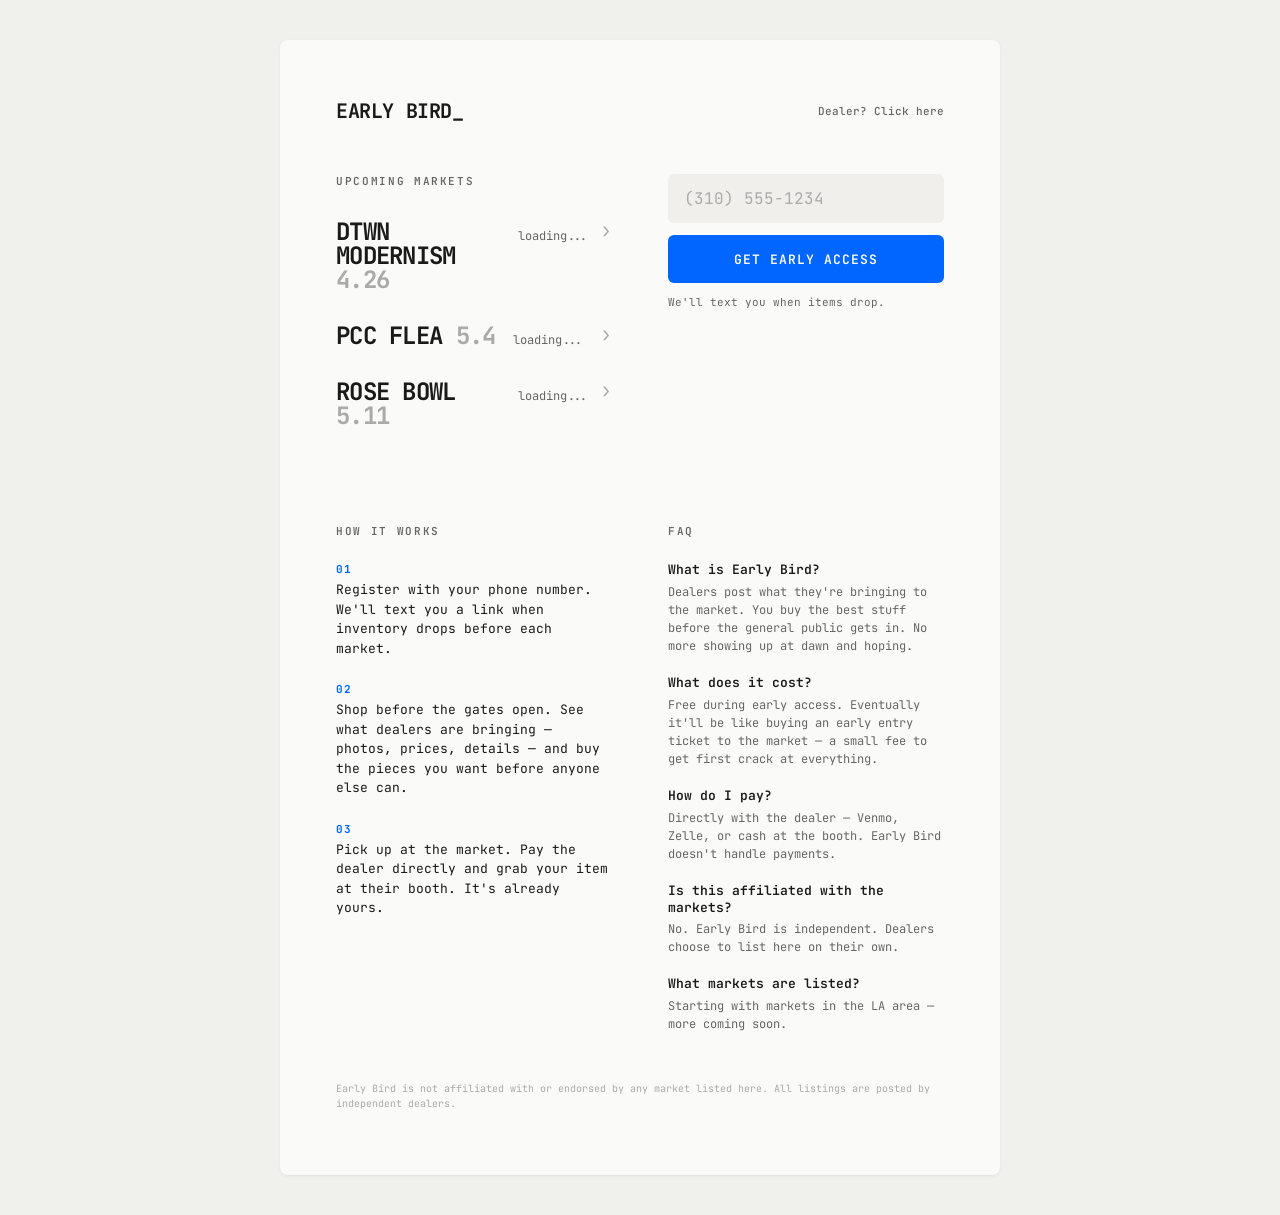
<file: index.html>
<!DOCTYPE html>
<html lang="en">
<head>
  <meta charset="UTF-8">
  <meta name="viewport" content="width=device-width, initial-scale=1, viewport-fit=cover">
  <title>Early Bird</title>
  <link rel="preconnect" href="https://fonts.googleapis.com">
  <link rel="preconnect" href="https://fonts.gstatic.com" crossorigin>
  <link href="https://fonts.googleapis.com/css2?family=JetBrains+Mono:wght@400;500;600;700&display=swap" rel="stylesheet">
  <link rel="stylesheet" href="design-system.css">

  <style>
    * { margin: 0; padding: 0; box-sizing: border-box; }

    /*
     * DESIGN SYSTEM: "The Text Message"
     * Font: JetBrains Mono — everything
     * Colors: --text #1A1A1A, --muted #666, --dim #AAA, --accent #0066FF
     * Spacing: --side 24px, elements handle their own padding
     * Buttons: .btn-primary, .btn-secondary, .btn-chip, .btn-danger
     * Inputs: .fi (text/textarea), .fs (select), .fl (label)
     * States: .loading-center, .empty-state, .state-error, .status-pill
     * Layout: .seg-ctrl, .feed-header, .fab, .back-link
     */

    :root {
      --bg: #FAFAF8;
      --text: #1A1A1A;
      --muted: #666666;
      --dim: #AAAAAA;
      --accent: #0066FF;
      --accent-hover: #0052CC;
      --error: #D32F2F;
      --success: #2E7D32;
      --input-bg: #F0EFEC;
      --side: 24px;
    }

    html, body {
      overflow-x: hidden;
      overscroll-behavior-x: none;
      width: 100%;
    }
    body {
      font-family: 'JetBrains Mono', monospace;
      background: var(--bg);
      color: var(--text);
      -webkit-font-smoothing: antialiased;
      overscroll-behavior: none;
    }

    /* ── Screens ─────────────────────────── */
    .screen { display: none; }
    .screen.active { display: block; }

    /* ── Landing Page ────────────────────── */
    #landing {
      min-height: 100vh;
      min-height: 100dvh;
      max-width: 480px;
      margin: 0 auto;
      padding: 0 24px;
      padding-top: max(24px, env(safe-area-inset-top));
      padding-bottom: max(40px, env(safe-area-inset-bottom));
    }

    /* ── Header ── */
    .header {
      display: flex;
      justify-content: space-between;
      align-items: center;
      padding-top: 8px;
      margin-bottom: 48px;
    }
    .logo {
      font-size: 20px;
      font-weight: 700;
      color: var(--text);
      letter-spacing: -0.02em;
      line-height: 1;
    }
    .cursor {
      animation: blink 1s step-end infinite;
    }
    .in-app .cursor { animation: none; opacity: 1; }
    @keyframes blink {
      0%, 100% { opacity: 1; }
      50% { opacity: 0; }
    }
    .dealer-link {
      font-size: 11px;
      font-weight: 500;
      color: var(--muted);
      text-decoration: none;
      padding: 8px 0;
    }
    .dealer-link:hover { color: var(--text); }

    /* ── Markets list ── */
    .markets-label {
      font-size: 11px;
      font-weight: 600;
      color: var(--muted);
      letter-spacing: 0.15em;
      text-transform: uppercase;
      margin-bottom: 32px;
    }

    .market-item {
      margin-bottom: 32px;
      display: flex;
      align-items: flex-start;
      justify-content: space-between;
      gap: 12px;
    }
    .market-item::after {
      content: '›';
      font-size: 20px;
      color: var(--dim);
      flex-shrink: 0;
      line-height: 1;
    }
    .market-name {
      font-size: 24px;
      font-weight: 700;
      color: var(--text);
      line-height: 1;
      letter-spacing: -0.03em;
    }
    .market-date {
      color: var(--dim);
    }
    .market-countdown {
      font-size: 12px;
      font-weight: 400;
      color: var(--muted);
      margin-top: 8px;
    }

    /* ── Auth ── */
    .auth-section {
      margin-top: 16px;
    }
    /* .auth-input consolidated into .fi */
    /* .auth-btn consolidated into .btn-primary */
    .auth-fine {
      margin-top: 12px;
      font-size: 11px;
      color: var(--muted);
      line-height: 1.4;
    }
    .auth-error {
      margin-top: 12px;
      font-size: 12px;
      color: var(--error);
    }
    .auth-success {
      margin-top: 12px;
      font-size: 12px;
      color: var(--success);
    }

    /* ── Info sections (below fold) ── */
    .info-zone {
      margin-top: 64px;
    }
    .section-title {
      font-size: 11px;
      font-weight: 600;
      color: var(--muted);
      letter-spacing: 0.15em;
      text-transform: uppercase;
      margin-bottom: 24px;
    }

    .step {
      margin-bottom: 24px;
    }
    .step:last-child { margin-bottom: 0; }
    .step-number {
      font-size: 11px;
      font-weight: 700;
      color: var(--accent);
      margin-bottom: 4px;
      letter-spacing: 0.05em;
    }
    .step-text {
      font-size: 13px;
      font-weight: 400;
      color: var(--text);
      line-height: 1.5;
    }

    .faq-section {
      margin-top: 48px;
    }
    .faq-item {
      margin-bottom: 20px;
    }
    .faq-item:last-child { margin-bottom: 0; }
    .faq-q {
      font-size: 13px;
      font-weight: 600;
      color: var(--text);
      line-height: 1.3;
      margin-bottom: 4px;
    }
    .faq-a {
      font-size: 12px;
      font-weight: 400;
      color: var(--muted);
      line-height: 1.5;
    }

    .disclaimer {
      margin-top: 48px;
      font-size: 10px;
      color: var(--dim);
      line-height: 1.5;
    }

    /* ── Desktop ── */
    @media (min-width: 768px) {
      body { background: #F0F0EC; }
      #landing, #dealer-landing {
        max-width: 720px;
        padding: 48px 56px 64px;
        background: var(--bg);
        margin-top: 40px;
        margin-bottom: 40px;
        border-radius: 8px;
        box-shadow: 0 1px 3px rgba(0,0,0,0.06);
        min-height: auto;
      }
      #feed, #item-detail, #messages, #favorites, #settings, #dealer-home, #add-item, #admin, #admin-login {
        max-width: 900px;
        margin: 0 auto;
        background: var(--bg);
      }
      .landing-columns {
        display: grid;
        grid-template-columns: 1fr 1fr;
        gap: 56px;
        align-items: start;
      }
      .landing-columns .auth-section { margin-top: 0; }
      .info-grid {
        display: grid;
        grid-template-columns: 1fr 1fr;
        gap: 56px;
      }
      .info-grid .faq-section { margin-top: 0; }
    }

    /* ── Dealer Landing Page ─────────────── */
    #dealer-landing {
      min-height: 100vh;
      min-height: 100dvh;
      max-width: 480px;
      margin: 0 auto;
      padding: 0 24px;
      padding-top: max(24px, env(safe-area-inset-top));
      padding-bottom: max(40px, env(safe-area-inset-bottom));
    }
    .back-link {
      font-size: 12px;
      color: var(--accent);
      text-decoration: none;
      font-weight: 500;
    }
    .dealer-headline {
      font-size: 24px;
      font-weight: 700;
      color: var(--text);
      line-height: 1.1;
      letter-spacing: -0.03em;
      margin: 32px 0 8px;
    }
    .dealer-headline .accent { color: var(--accent); }
    .dealer-sub {
      font-size: 13px;
      color: var(--muted);
      line-height: 1.5;
      margin-bottom: 20px;
    }
    .dealer-free-badge {
      display: inline-block;
      font-size: 11px;
      font-weight: 700;
      letter-spacing: 0.1em;
      text-transform: uppercase;
      color: var(--accent);
      background: #E8F0FE;
      padding: 8px 14px;
      border-radius: 6px;
      margin-bottom: 24px;
    }

    /* ── Verify Screen ───────────────────── */
    #verify.active {
      min-height: 100vh;
      min-height: 100dvh;
      display: flex;
      flex-direction: column;
      align-items: center;
      justify-content: center;
      padding: 2rem;
      text-align: center;
    }
    #verify .logo { margin-bottom: 24px; }
    .verify-status {
      font-size: 14px;
      color: var(--muted);
      margin-top: 12px;
    }
    .verify-error {
      font-size: 14px;
      color: var(--error);
      margin-top: 12px;
    }

    /* ── Onboarding Screen ───────────────── */
    #onboarding {
      min-height: 100vh;
      min-height: 100dvh;
      max-width: 480px;
      margin: 0 auto;
      padding: 0 24px;
      padding-top: max(60px, env(safe-area-inset-top));
    }
    .onboard-title {
      font-size: 24px;
      font-weight: 700;
      color: var(--text);
      letter-spacing: -0.03em;
      margin-bottom: 4px;
    }
    .onboard-sub {
      font-size: 13px;
      color: var(--muted);
      margin-bottom: 32px;
    }

    .field { margin-bottom: 16px; }
    /* .field label consolidated into .fl */
    /* .field input[type="text"] consolidated into .fi */

    .selfie-area { margin-bottom: 24px; }
    .selfie-preview {
      width: 120px;
      height: 120px;
      border-radius: 50%;
      background: var(--input-bg);
      margin: 0 auto 12px;
      overflow: hidden;
      display: flex;
      align-items: center;
      justify-content: center;
      cursor: pointer;
    }
    .selfie-preview img { width: 100%; height: 100%; object-fit: cover; }
    .selfie-preview .placeholder {
      font-size: 11px;
      color: var(--muted);
      text-align: center;
      line-height: 1.5;
    }
    .selfie-context {
      text-align: center;
      font-size: 11px;
      color: var(--dim);
      margin-top: 8px;
    }

    /* ── Feed Screen ─────────────────────── */
    #feed {
      height: 100vh;
      height: 100dvh;
      overflow-y: auto;
      scroll-snap-type: y proximity;
      -webkit-overflow-scrolling: touch;
    }
    .feed-header {
      position: sticky;
      top: 0;
      z-index: 100;
      background: rgba(250,250,248,0.95);
      backdrop-filter: blur(12px);
      -webkit-backdrop-filter: blur(12px);
      padding: 0 var(--side);
      padding-top: max(12px, env(safe-area-inset-top));
    }
    .feed-header-top {
      display: flex;
      align-items: center;
      justify-content: space-between;
      padding-bottom: 12px;
    }
    .feed-logo {
      font-size: 16px;
      font-weight: 700;
      letter-spacing: -0.02em;
      color: var(--text);
      white-space: nowrap;
      flex-shrink: 0;
    }
    .feed-event {
      font-size: 12px;
      color: var(--muted);
    }

    /* Item grid */
    /* Mobile: TikTok-style vertical scroll — one item fills viewport */
    .item-grid {
      display: flex;
      flex-direction: column;
      padding-bottom: max(70px, calc(56px + env(safe-area-inset-bottom)));
    }
    .item-card {
      min-height: calc(100vh - 160px);
      min-height: calc(100dvh - 160px);
      scroll-snap-align: start;
      cursor: pointer;
      display: flex;
      flex-direction: column;
      background: #fff;
      border-bottom: 1px solid var(--input-bg);
    }
    .item-card-img {
      width: 100%;
      flex: 1;
      min-height: 0;
      background: var(--input-bg);
      overflow: hidden;
    }
    .item-card-img > img:first-child { width: 100%; height: 100%; object-fit: cover; }
    .item-card-avatar {
      position: absolute;
      bottom: 12px;
      left: 12px;
      width: 32px;
      height: 32px;
      border-radius: 50%;
      object-fit: cover;
      border: 2px solid rgba(255,255,255,0.9);
      box-shadow: 0 1px 3px rgba(0,0,0,0.2);
    }
    .item-card-info { padding: 16px var(--side) 20px; }
    .item-card-price-row {
      display: flex;
      align-items: center;
      justify-content: space-between;
    }
    .item-card-price {
      font-size: 20px;
      font-weight: 700;
      font-variant-numeric: tabular-nums;
    }
    .item-card-title {
      font-size: 12px;
      color: var(--text);
      font-weight: 500;
      margin-top: 4px;
    }
    .item-card-meta {
      font-size: 12px;
      color: var(--muted);
      margin-top: 4px;
    }
    /* .item-card-badge consolidated into .status-pill */

    /* Desktop: 2-column grid */
    @media (min-width: 768px) {
      #feed {
        height: auto;
        overflow: visible;
        scroll-snap-type: none;
      }
      .item-grid {
        display: grid;
        grid-template-columns: 1fr 1fr;
        gap: 1px;
        background: var(--input-bg);
      }
      .item-card {
        height: auto;
        scroll-snap-align: none;
      }
      .item-card-img {
        aspect-ratio: 1;
        flex: none;
      }
      .item-card-info { padding: 12px; }
      .item-card-price { font-size: 14px; }
      .item-card-meta { font-size: 10px; margin-top: 2px; }
    }

    /* ── Favorite button ── */
    .fav-btn {
      position: absolute;
      bottom: 12px;
      right: 12px;
      width: 36px;
      height: 36px;
      border-radius: 50%;
      background: rgba(0,0,0,0.4);
      border: none;
      cursor: pointer;
      display: flex;
      align-items: center;
      justify-content: center;
      color: #fff;
      z-index: 10;
    }
    .fav-btn svg { width: 18px; height: 18px; }
    .fav-btn.fav-active { color: #FF3B5C; background: rgba(255,255,255,0.9); }
    .item-card-img { position: relative; }

    /* ── Favorites screen ── */
    #favorites {
      min-height: 100vh;
      min-height: 100dvh;
      padding-bottom: max(70px, calc(56px + env(safe-area-inset-bottom)));
    }
    .fav-grid {
      display: grid;
      grid-template-columns: 1fr 1fr;
      gap: 1px;
      background: var(--input-bg);
    }
    .fav-card {
      background: var(--bg);
      cursor: pointer;
    }
    .fav-card-img {
      width: 100%;
      aspect-ratio: 1;
      background: var(--input-bg);
      overflow: hidden;
      position: relative;
    }
    .fav-card-img img { width: 100%; height: 100%; object-fit: cover; }
    .fav-card-info { padding: 12px; }
    .fav-card-price {
      font-size: 14px;
      font-weight: 700;
      font-variant-numeric: tabular-nums;
    }
    .fav-card-meta {
      font-size: 10px;
      color: var(--muted);
      margin-top: 2px;
    }

    /* ── Messages list ── */
    .conv-item {
      display: flex;
      align-items: center;
      gap: 14px;
      padding: 14px var(--side);
      cursor: pointer;
      text-decoration: none;
      color: inherit;
      -webkit-tap-highlight-color: transparent;
      transition: background 0.1s;
    }
    .conv-item:active { background: var(--input-bg); }
    .conv-item + .conv-item {
      border-top: 1px solid var(--input-bg);
    }
    .conv-thumb {
      width: 52px;
      height: 52px;
      border-radius: 6px;
      overflow: hidden;
      background: var(--input-bg);
      flex-shrink: 0;
    }
    .conv-thumb img { width: 100%; height: 100%; object-fit: cover; }
    .conv-info { flex: 1; min-width: 0; }
    .conv-name {
      font-size: 13px;
      font-weight: 600;
      line-height: 1.3;
    }
    .conv-meta {
      font-size: 11px;
      color: var(--muted);
      margin-top: 2px;
    }

    /* ── Item Detail ─────────────────────── */
    #item-detail {
      min-height: 100vh;
      min-height: 100dvh;
      padding-bottom: max(80px, calc(56px + env(safe-area-inset-bottom)));
      overflow-x: hidden;
    }
    .detail-back {
      position: sticky;
      top: 0;
      z-index: 100;
      padding: max(8px, env(safe-area-inset-top)) var(--side) 8px;
      background: var(--bg);
    }
    .detail-back a {
      font-size: 12px;
      color: var(--muted);
      text-decoration: none;
    }
    @media (hover: hover) {
      .detail-back a:hover { color: var(--text); }
    }
    .conv-mode .detail-back { display: none; }
    .detail-photos {
      /* No padding — photo goes edge to edge from top */
    }
    .detail-photo {
      width: 100%;
      aspect-ratio: 1;
      background: var(--input-bg);
      overflow: hidden;
    }
    .detail-photo img {
      width: 100%;
      height: 100%;
      object-fit: cover;
    }
    .detail-photo + .detail-photo {
      margin-top: 1px;
    }

    /* Photo carousel */
    .carousel {
      position: relative;
      overflow: hidden;
    }
    .carousel-track {
      display: flex;
      transition: transform 0.3s ease;
    }
    .carousel-track .detail-photo {
      flex: 0 0 100%;
    }
    .carousel-dots {
      display: flex;
      justify-content: center;
      gap: 8px;
      padding: 12px 0;
    }
    .carousel-dot {
      width: 8px;
      height: 8px;
      border-radius: 50%;
      background: var(--dim);
      border: none;
      cursor: pointer;
      padding: 8px;
      background-clip: content-box;
    }
    .carousel-dot.active {
      background: var(--text);
    }
    .carousel-counter {
      position: absolute;
      top: 12px;
      right: 12px;
      background: rgba(0,0,0,0.5);
      color: #fff;
      font-size: 11px;
      font-weight: 600;
      padding: 4px 8px;
      border-radius: 10px;
      font-variant-numeric: tabular-nums;
    }
    .detail-info {
      padding: 20px var(--side);
    }
    .detail-price {
      font-size: 24px;
      font-weight: 700;
      font-variant-numeric: tabular-nums;
      letter-spacing: -0.02em;
    }
    .detail-condition {
      display: inline-block;
      font-size: 11px;
      font-weight: 600;
      color: var(--muted);
      letter-spacing: 0.1em;
      text-transform: uppercase;
      margin-top: 12px;
    }
    .detail-notes {
      font-size: 13px;
      color: var(--text);
      line-height: 1.5;
      margin-top: 12px;
      word-wrap: break-word;
      overflow-wrap: break-word;
    }
    .detail-seller {
      margin-top: 20px;
      padding-top: 20px;
      border-top: 1px solid var(--input-bg);
    }
    .detail-seller-name {
      font-size: 14px;
      font-weight: 600;
      color: var(--text);
    }
    .detail-seller-biz {
      font-size: 12px;
      color: var(--muted);
    }
    .detail-actions {
      padding: 0 var(--side) var(--side);
    }
    /* .text-seller-btn consolidated into .btn-primary */
    /* .detail-status-badge - legacy, use .status-pill for new code */
    .detail-status-badge {
      width: 100%;
      text-align: center;
      padding: 14px;
      border-radius: 6px;
      font-size: 12px;
      font-weight: 600;
      letter-spacing: 0.1em;
      text-transform: uppercase;
    }
    .detail-status-badge.sold { background: #EEE; color: var(--muted); }
    .detail-status-badge.hold { background: #FDF6E3; color: #B8960C; }

    /* ── Seller Inquiry List ─────────────── */
    .inquiry-list {
      padding: 0;
    }
    .inquiry-list-header {
      font-size: 11px;
      font-weight: 600;
      color: var(--muted);
      letter-spacing: 0.15em;
      text-transform: uppercase;
      margin-bottom: 16px;
    }
    .inquiry-row {
      display: flex;
      align-items: flex-start;
      gap: 12px;
      padding: 14px 0;
      border-top: 1px solid var(--input-bg);
      cursor: pointer;
    }
    .inquiry-row:first-of-type {
      border-top: none;
    }
    .inquiry-avatar {
      width: 40px;
      height: 40px;
      border-radius: 50%;
      flex-shrink: 0;
      object-fit: cover;
    }
    .inquiry-avatar-placeholder {
      background: var(--input-bg);
      display: flex;
      align-items: center;
      justify-content: center;
      font-size: 16px;
      font-weight: 700;
      color: var(--muted);
    }
    .inquiry-info {
      flex: 1;
      min-width: 0;
    }
    .inquiry-name {
      font-size: 13px;
      font-weight: 600;
      color: var(--text);
      line-height: 1;
      margin-bottom: 4px;
    }
    .inquiry-msg {
      font-size: 12px;
      color: var(--muted);
      line-height: 1.3;
      overflow: hidden;
      text-overflow: ellipsis;
      white-space: nowrap;
    }
    .inquiry-meta {
      display: flex;
      align-items: center;
      gap: 8px;
      margin-top: 8px;
    }
    .inquiry-phone {
      font-size: 11px;
      font-weight: 500;
      color: var(--accent);
      text-decoration: none;
      font-variant-numeric: tabular-nums;
    }
    .inquiry-time {
      font-size: 11px;
      color: var(--dim);
      font-variant-numeric: tabular-nums;
    }
    .inquiry-actions {
      display: flex;
      flex-direction: column;
      gap: 8px;
      flex-shrink: 0;
    }
    /* .inquiry-action-btn consolidated into .btn-secondary.btn-filled */

    /* ── Add Item Form ───────────────────── */
    #add-item {
      min-height: 100vh;
      min-height: 100dvh;
      max-width: 480px;
      margin: 0 auto;
      padding: 0 24px;
      padding-top: max(60px, env(safe-area-inset-top));
      padding-bottom: max(40px, env(safe-area-inset-bottom));
    }
    #add-item .feed-header {
      margin-bottom: 24px;
    }
    .photo-upload-area {
      display: flex;
      gap: 8px;
      flex-wrap: wrap;
      margin-bottom: 24px;
    }
    .photo-slot {
      width: 72px;
      height: 72px;
      border-radius: 6px;
      background: var(--input-bg);
      display: flex;
      align-items: center;
      justify-content: center;
      cursor: pointer;
      overflow: hidden;
      position: relative;
    }
    .photo-slot img {
      width: 100%;
      height: 100%;
      object-fit: cover;
    }
    .photo-slot-empty {
      background: transparent;
      border: 2px dashed var(--input-bg);
      cursor: default;
    }
    .photo-slot .add-icon {
      font-size: 24px;
      color: var(--dim);
      font-weight: 300;
    }
    .photo-slot .remove-photo {
      position: absolute;
      top: 2px;
      right: 2px;
      width: 20px;
      height: 20px;
      background: rgba(0,0,0,0.6);
      color: white;
      border: none;
      border-radius: 50%;
      font-size: 12px;
      cursor: pointer;
      display: flex;
      align-items: center;
      justify-content: center;
    }
    .form-field {
      margin-bottom: 20px;
    }
    /* .form-label consolidated into .fl */
    /* .form-input consolidated into .fi */
    /* .form-select consolidated into .fs */
    .form-row {
      display: flex;
      gap: 12px;
    }
    .form-row .form-field { flex: 1; }
    .form-toggle {
      display: flex;
      align-items: center;
      gap: 12px;
      cursor: pointer;
      font-size: 13px;
      color: var(--text);
    }
    .form-toggle input[type="checkbox"] {
      width: 18px;
      height: 18px;
      accent-color: var(--accent);
    }

    .empty-state { text-align: center; padding: 60px var(--side); }
    .empty-state h2 {
      font-size: 20px;
      font-weight: 700;
      color: var(--text);
      letter-spacing: -0.02em;
      margin-bottom: 8px;
    }
    .empty-state p {
      font-size: 13px;
      color: var(--muted);
      line-height: 1.5;
    }

    /* ── Segmented Control — unified toggle component ── */
    .seg-ctrl {
      display: flex;
      background: var(--input-bg);
      border-radius: 6px;
      padding: 3px;
      gap: 2px;
    }
    .seg-ctrl.hidden { display: none; }
    .seg-btn {
      flex: 1;
      font-family: 'JetBrains Mono', monospace;
      font-size: 11px;
      font-weight: 600;
      letter-spacing: 0.08em;
      text-transform: uppercase;
      padding: 8px 14px;
      border: none;
      border-radius: 4px;
      cursor: pointer;
      background: transparent;
      color: var(--muted);
      transition: all 0.15s;
      white-space: nowrap;
    }
    .seg-btn.active {
      color: var(--text);
      background: #fff;
      box-shadow: 0 1px 3px rgba(0,0,0,0.08);
    }

    /* ── Bottom Nav ───────────────────────── */

    .bottom-nav {
      position: fixed;
      bottom: 0; left: 0; right: 0;
      z-index: 100;
      background: rgba(250,250,248,0.95);
      backdrop-filter: blur(12px);
      -webkit-backdrop-filter: blur(12px);
      display: flex;
      padding-bottom: max(8px, env(safe-area-inset-bottom));
    }
    .nav-tab {
      flex: 1;
      display: flex;
      flex-direction: column;
      align-items: center;
      padding: 8px 0;
      font-size: 10px;
      color: var(--muted);
      text-decoration: none;
      font-weight: 500;
      gap: 2px;
      cursor: pointer;
      border: none;
      background: none;
    }
    .nav-tab.active { color: var(--accent); }
    .nav-tab svg { width: 22px; height: 22px; }

    /* Unread badge */
    .unread-badge {
      position: absolute;
      top: -6px; right: -10px;
      min-width: 16px; height: 16px;
      background: var(--error);
      color: #fff;
      font-size: 10px;
      font-weight: 700;
      border-radius: 8px;
      display: flex;
      align-items: center;
      justify-content: center;
      padding: 0 4px;
    }
    .unread-badge.hidden { display: none; }

    /* Toast notification */
    .toast {
      position: fixed;
      top: max(12px, env(safe-area-inset-top));
      left: 16px; right: 16px;
      z-index: 9999;
      background: #fff;
      border-radius: 12px;
      box-shadow: 0 4px 20px rgba(0,0,0,0.15);
      padding: 12px 16px;
      display: flex;
      align-items: center;
      gap: 12px;
      transform: translateY(-120%);
      transition: transform 0.3s ease;
      cursor: pointer;
    }
    .toast.visible { transform: translateY(0); }
    .toast-avatar { width: 36px; height: 36px; border-radius: 50%; object-fit: cover; flex-shrink: 0; }
    .toast-text { flex: 1; min-width: 0; }
    .toast-name { font-size: 12px; font-weight: 600; }
    .toast-msg { font-size: 11px; color: var(--muted); white-space: nowrap; overflow: hidden; text-overflow: ellipsis; }

    /* Filter bottom sheet */
    .sheet-overlay {
      position: fixed;
      inset: 0;
      z-index: 200;
      background: rgba(0,0,0,0.3);
      opacity: 0;
      transition: opacity 0.2s;
      pointer-events: none;
    }
    .sheet-overlay.open { opacity: 1; pointer-events: auto; }
    .sheet {
      position: fixed;
      bottom: 0; left: 0; right: 0;
      z-index: 201;
      background: #fff;
      border-radius: 12px 12px 0 0;
      padding: 20px 24px;
      padding-bottom: max(24px, env(safe-area-inset-bottom));
      transform: translateY(100%);
      transition: transform 0.3s ease;
    }
    .sheet-overlay.open .sheet { transform: translateY(0); }
    .sheet-handle {
      width: 36px; height: 4px;
      background: var(--dim);
      border-radius: 2px;
      margin: 0 auto 16px;
    }
    .sheet-title {
      font-size: 15px;
      font-weight: 700;
      margin-bottom: 16px;
    }
    .sheet-field { margin-bottom: 14px; }
    /* .sheet-label consolidated into .fl */

    /* Messages filter — positioned with side margins */
    .msg-toggle {
      margin: 0 var(--side) 12px;
    }

    /* Browse toggle in header — uses .seg-ctrl */
    .browse-toggle {
      margin-left: auto;
    }

    /* ── Dealer Home ─────────────────────── */
    #dealer-home {
      min-height: 100vh;
      min-height: 100dvh;
      max-width: 480px;
      margin: 0 auto;
      padding-bottom: max(80px, calc(56px + env(safe-area-inset-bottom)));
    }
    .dealer-event-name {
      font-size: 20px;
      font-weight: 700;
      color: var(--text);
      letter-spacing: -0.02em;
    }
    .dealer-event-date {
      font-size: 12px;
      color: var(--muted);
      margin-top: 4px;
    }
    .dealer-countdown {
      font-size: 12px;
      color: var(--muted);
      margin-top: 8px;
    }
    .dealer-countdown strong { font-variant-numeric: tabular-nums; }

    .free-notice {
      background: #E8F0FE;
      border-radius: 6px;
      padding: 14px 16px;
      margin: 24px 0;
      font-size: 12px;
      color: var(--accent);
      font-weight: 500;
    }
    /* FAB */
    .fab {
      position: fixed;
      bottom: calc(80px + env(safe-area-inset-bottom, 0px));
      right: 20px;
      width: 52px; height: 52px;
      border-radius: 50%;
      background: var(--accent);
      color: #fff;
      border: none;
      font-size: 26px;
      font-weight: 300;
      line-height: 1;
      cursor: pointer;
      box-shadow: 0 4px 12px rgba(0,0,0,0.15);
      z-index: 50;
      display: flex; align-items: center; justify-content: center;
    }
    .fab:active { transform: scale(0.92); }

    .my-items-list { list-style: none; }
    .my-item {
      display: flex;
      gap: 12px;
      padding: 12px var(--side);
      border-bottom: 1px solid var(--input-bg);
      align-items: center;
      cursor: pointer;
      -webkit-tap-highlight-color: transparent;
    }
    .my-item:active { background: var(--input-bg); }
    .my-item-thumb {
      width: 64px; height: 64px;
      border-radius: 6px;
      background: var(--input-bg);
      flex-shrink: 0;
      overflow: hidden;
    }
    .my-item-thumb img { width: 100%; height: 100%; object-fit: cover; }
    .my-item-info { flex: 1; min-width: 0; }
    .my-item-price {
      font-family: 'JetBrains Mono', monospace;
      font-size: 15px;
      font-weight: 700;
      font-variant-numeric: tabular-nums;
    }
    .my-item-title {
      font-size: 13px;
      color: var(--text);
      margin-top: 2px;
      white-space: nowrap;
      overflow: hidden;
      text-overflow: ellipsis;
    }
    .my-item-meta {
      font-size: 11px;
      color: var(--muted);
      margin-top: 3px;
      display: flex;
      align-items: center;
      gap: 8px;
    }
    /* .my-item-status-pill consolidated into .status-pill */
    .my-item-actions {
      display: flex;
      gap: 8px;
      margin-top: 8px;
    }
    /* .my-item-action consolidated into .btn-secondary */

    /* ── Messages ────────────────────────── */
    #messages {
      min-height: 100vh;
      min-height: 100dvh;
      max-width: 480px;
      margin: 0 auto;
      padding-bottom: max(80px, calc(56px + env(safe-area-inset-bottom)));
      overflow-x: hidden;
    }

    /* ── Utility ──────────────────────────── */
    .spinner {
      display: inline-block;
      width: 18px; height: 18px;
      border: 2px solid rgba(255,255,255,0.3);
      border-top-color: white;
      border-radius: 50%;
      animation: spin 0.6s linear infinite;
    }
    @keyframes spin { to { transform: rotate(360deg); } }
    .hidden { display: none !important; }

    /* ── Photo Reorder (drag) ─────────── */
    .photo-slot.dragging { opacity: 0.4; }
    .photo-slot.drag-over { outline: 2px solid var(--accent); outline-offset: -2px; }

    /* ── Admin CMS ────────────────────── */
    #admin {
      min-height: 100vh;
      max-width: 600px;
      margin: 0 auto;
      padding: 24px;
    }
    .admin-title {
      font-size: 20px;
      font-weight: 700;
      letter-spacing: -0.02em;
      margin-bottom: 24px;
    }
    .admin-section {
      margin-bottom: 32px;
    }
    .admin-section-title {
      font-size: 11px;
      font-weight: 600;
      letter-spacing: 0.15em;
      text-transform: uppercase;
      color: var(--muted);
      margin-bottom: 12px;
    }
    .admin-card {
      background: var(--input-bg);
      border-radius: 6px;
      padding: 14px 16px;
      margin-bottom: 8px;
      font-size: 13px;
    }
    .admin-card-row {
      display: flex;
      justify-content: space-between;
      align-items: center;
    }
    .admin-card .name { font-weight: 600; }
    .admin-card .role {
      font-size: 10px;
      font-weight: 700;
      text-transform: uppercase;
      letter-spacing: 0.1em;
      padding: 4px 8px;
      border-radius: 4px;
    }
    .admin-card .role-dealer { background: #EDF7F0; color: var(--success); }
    .admin-card .role-buyer { background: #E8F0FE; color: var(--accent); }
    /* Admin tabs — uses .seg-ctrl, just add overflow + margin */
    .admin-tabs {
      margin-bottom: 20px;
      overflow-x: auto;
      -webkit-overflow-scrolling: touch;
      scrollbar-width: none;
    }
    .admin-tabs::-webkit-scrollbar { display: none; }
    .admin-form { margin-bottom: 16px; }
    .admin-form .form-field { margin-bottom: 12px; }
    .admin-stat {
      display: flex;
      justify-content: space-between;
      padding: 8px 0;
      font-size: 13px;
    }
    .admin-stat + .admin-stat { border-top: 1px solid var(--input-bg); }
    .admin-stat .label { color: var(--muted); }
    .admin-stat .value { font-weight: 700; font-variant-numeric: tabular-nums; }
    .admin-stats-grid { display: grid; grid-template-columns: 1fr 1fr; gap: 8px; margin-bottom: 24px; }
    .admin-stat-card { background: var(--input-bg); border-radius: 6px; padding: 14px 16px; }
    .admin-stat-card .value { font-size: 24px; font-weight: 700; font-variant-numeric: tabular-nums; }
    .admin-stat-card .label { font-size: 11px; color: var(--muted); margin-top: 2px; }
    .admin-back { font-size: 12px; color: var(--muted); text-decoration: none; display: inline-flex; align-items: center; gap: 2px; margin-bottom: 16px; cursor: pointer; transition: color 0.15s; }
    .admin-back::before {
      content: '';
      display: inline-block;
      width: 14px;
      height: 14px;
      background: currentColor;
      -webkit-mask: url("data:image/svg+xml,%3Csvg xmlns='http://www.w3.org/2000/svg' viewBox='0 0 24 24' fill='none' stroke='currentColor' stroke-width='2.5' stroke-linecap='round'%3E%3Cpath d='M15 18l-6-6 6-6'/%3E%3C/svg%3E") center/contain no-repeat;
      mask: url("data:image/svg+xml,%3Csvg xmlns='http://www.w3.org/2000/svg' viewBox='0 0 24 24' fill='none' stroke='currentColor' stroke-width='2.5' stroke-linecap='round'%3E%3Cpath d='M15 18l-6-6 6-6'/%3E%3C/svg%3E") center/contain no-repeat;
      flex-shrink: 0;
    }
    .admin-back:hover { color: var(--text); }
    .admin-clickable { cursor: pointer; transition: opacity 0.15s; }
    .admin-clickable:hover { opacity: 0.7; }
    /* .admin-badge consolidated into .status-pill */
    .admin-actions { display: flex; gap: 8px; margin-top: 8px; }
    /* .admin-action-btn consolidated into .btn-secondary.btn-filled.btn-sm */
    .admin-filter-bar { display: flex; gap: 8px; margin-bottom: 16px; flex-wrap: wrap; }
    .admin-filter-bar select { font-size: 11px; padding: 8px 12px; border: none; background: var(--input-bg); border-radius: 4px; color: var(--text); }
    .admin-timeline { margin-top: 16px; }
    .admin-timeline-item { font-size: 12px; padding: 8px 0; color: var(--muted); }
    .admin-timeline-item + .admin-timeline-item { border-top: 1px solid var(--input-bg); }
    .admin-timeline-item .action { color: var(--text); font-weight: 500; }
    .admin-thumb { width: 40px; height: 40px; border-radius: 4px; object-fit: cover; margin-right: 12px; flex-shrink: 0; }

    /* ── Settings ─────────────────────── */
    #settings {
      min-height: 100vh;
      max-width: 480px;
      margin: 0 auto;
      padding-bottom: max(80px, calc(56px + env(safe-area-inset-bottom)));
    }
    .settings-title {
      font-size: 20px;
      font-weight: 700;
      letter-spacing: -0.02em;
      margin-bottom: 24px;
    }
    .settings-section {
      margin-bottom: 32px;
    }
    .settings-row {
      display: flex;
      justify-content: space-between;
      align-items: center;
      padding: 12px 0;
    }
    .settings-row + .settings-row {
      border-top: 1px solid var(--input-bg);
    }
    .settings-label {
      font-size: 13px;
      color: var(--text);
    }
    .settings-value {
      font-size: 13px;
      color: var(--muted);
    }
    .settings-toggle {
      position: relative;
      width: 44px;
      height: 24px;
    }
    .settings-toggle input {
      opacity: 0;
      width: 0;
      height: 0;
    }
    .settings-toggle .slider {
      position: absolute;
      top: 0; left: 0; right: 0; bottom: 0;
      background: var(--dim);
      border-radius: 12px;
      cursor: pointer;
      transition: 0.2s;
    }
    .settings-toggle .slider::before {
      content: '';
      position: absolute;
      width: 18px;
      height: 18px;
      left: 3px;
      bottom: 3px;
      background: #fff;
      border-radius: 50%;
      transition: 0.2s;
    }
    .settings-toggle input:checked + .slider {
      background: var(--accent);
    }
    .settings-toggle input:checked + .slider::before {
      transform: translateX(20px);
    }
    /* .logout-btn consolidated into .btn-danger */

    /* ══════════════════════════════════════════════════════════
       DESIGN SYSTEM v2 — Consolidated Components
       All new classes for the redesign. Old classes remain
       above until Phase 2 swaps HTML/JS to use these.
       ══════════════════════════════════════════════════════════ */

    /* ── Buttons ─────────────────────────────────────────── */

    .btn-primary {
      width: 100%;
      background: var(--accent);
      color: #fff;
      border: none;
      font-family: 'JetBrains Mono', monospace;
      font-size: 13px;
      font-weight: 600;
      letter-spacing: 0.08em;
      text-transform: uppercase;
      padding: 16px 20px;
      border-radius: 6px;
      cursor: pointer;
      display: flex;
      align-items: center;
      justify-content: center;
      line-height: 1;
      transition: background 0.15s, transform 0.1s;
    }
    .btn-primary:hover { background: var(--accent-hover); }
    .btn-primary:active { transform: scale(0.97); }
    .btn-primary:disabled { opacity: 0.5; cursor: default; transform: none; }
    .btn-primary.btn-dark { background: var(--text); }
    .btn-primary.btn-dark:hover { background: #333; }
    .btn-primary.btn-compact { width: auto; padding: 10px 16px; font-size: 11px; }
    .btn-primary.btn-muted { background: var(--muted); }
    .btn-primary.btn-muted:hover { background: #555; }

    .btn-secondary {
      font-family: 'JetBrains Mono', monospace;
      font-size: 11px;
      font-weight: 600;
      letter-spacing: 0.08em;
      text-transform: uppercase;
      padding: 8px 14px;
      border-radius: 4px;
      border: 1px solid var(--input-bg);
      background: #fff;
      color: var(--text);
      cursor: pointer;
      white-space: nowrap;
      transition: background 0.15s, border-color 0.15s, transform 0.1s;
    }
    .btn-secondary:hover { background: var(--input-bg); }
    .btn-secondary:active { transform: scale(0.97); }
    .btn-secondary.danger { color: var(--error); border-color: var(--error); }
    .btn-secondary.danger:hover { background: #FDECEA; }
    .btn-secondary.btn-filled { background: var(--input-bg); border-color: transparent; color: var(--muted); }
    .btn-secondary.btn-filled:hover { background: var(--dim); color: var(--text); }
    .btn-secondary.btn-sm { padding: 4px 8px; font-size: 10px; }
    .btn-secondary.hold-action:hover { background: #FDF6E3; color: #B8960C; border-color: transparent; }
    .btn-secondary.sold-action:hover { background: #E8F5E9; color: var(--success); border-color: transparent; }

    .btn-chip {
      font-family: 'JetBrains Mono', monospace;
      font-size: 13px;
      font-weight: 500;
      padding: 12px 16px;
      border-radius: 6px;
      border: 1.5px solid var(--input-bg);
      background: #fff;
      color: var(--text);
      cursor: pointer;
      text-align: left;
      width: 100%;
      transition: border-color 0.15s, color 0.15s, background 0.15s;
    }
    .btn-chip:hover { border-color: var(--dim); }
    .btn-chip.disabled { opacity: 0.5; cursor: default; }
    .btn-chip.active {
      border-color: var(--accent);
      color: var(--accent);
      background: #E8F0FE;
    }

    .btn-danger {
      width: 100%;
      padding: 14px;
      background: none;
      border: 1px solid var(--error);
      border-radius: 6px;
      font-family: 'JetBrains Mono', monospace;
      font-size: 13px;
      font-weight: 600;
      color: var(--error);
      cursor: pointer;
      transition: background 0.15s;
      margin-top: 24px;
    }
    .btn-danger:hover { background: #FDECEA; }

    /* ── Inputs (consolidated) ───────────────────────────── */

    .fi {
      width: 100%;
      font-family: 'JetBrains Mono', monospace;
      font-size: 16px;
      color: var(--text);
      background: var(--input-bg);
      border: none;
      padding: 14px 16px;
      border-radius: 6px;
      outline: none;
      font-variant-numeric: tabular-nums;
      transition: box-shadow 0.15s;
    }
    .fi::placeholder { color: var(--dim); }
    .fi:focus { box-shadow: 0 0 0 2px var(--accent); }

    .fs {
      width: 100%;
      font-family: 'JetBrains Mono', monospace;
      font-size: 16px;
      color: var(--text);
      background: var(--input-bg);
      border: none;
      padding: 14px 16px;
      padding-right: 40px;
      border-radius: 6px;
      outline: none;
      -webkit-appearance: none;
      appearance: none;
      background-image: url("data:image/svg+xml,%3Csvg width='12' height='8' viewBox='0 0 12 8' fill='none' xmlns='http://www.w3.org/2000/svg'%3E%3Cpath d='M1 1.5L6 6.5L11 1.5' stroke='%23AAAAAA' stroke-width='1.5' stroke-linecap='round'/%3E%3C/svg%3E");
      background-repeat: no-repeat;
      background-position: right 16px center;
      transition: box-shadow 0.15s;
    }
    .fs:focus { box-shadow: 0 0 0 2px var(--accent); }

    .fl {
      font-family: 'JetBrains Mono', monospace;
      font-size: 11px;
      font-weight: 600;
      letter-spacing: 0.15em;
      text-transform: uppercase;
      color: var(--muted);
      margin-bottom: 8px;
      display: block;
    }
    .fl .required { color: var(--error); }

    /* ── Status Pills (consolidated) ─────────────────────── */

    .status-pill {
      display: inline-block;
      font-family: 'JetBrains Mono', monospace;
      font-size: 10px;
      font-weight: 600;
      text-transform: uppercase;
      letter-spacing: 0.08em;
      padding: 3px 8px;
      border-radius: 10px;
    }
    .status-pill.live { background: #EDF7F0; color: var(--success); }
    .status-pill.hold { background: #FDF6E3; color: #B8960C; }
    .status-pill.sold { background: #EEE; color: var(--muted); }
    .status-pill.upcoming { background: #E8F0FE; color: var(--accent); }
    .status-pill.past { background: var(--input-bg); color: var(--muted); }
    .status-pill.deleted { background: #FDECEA; color: var(--error); }
    .status-pill.inactive { background: #FDECEA; color: var(--error); }
    .status-pill.today { background: #EDF7F0; color: var(--success); }
    .status-pill.test { background: #FFF8E1; color: #F9A825; }

    .posture-pill {
      display: inline-block;
      font-family: 'JetBrains Mono', monospace;
      font-size: 10px;
      font-weight: 600;
      text-transform: uppercase;
      letter-spacing: 0.08em;
      padding: 3px 8px;
      border-radius: 10px;
      background: var(--input-bg);
      color: var(--muted);
      margin-top: 4px;
    }

    .status-banner {
      width: 100%;
      text-align: center;
      padding: 14px;
      border-radius: 6px;
      font-family: 'JetBrains Mono', monospace;
      font-size: 12px;
      font-weight: 600;
      letter-spacing: 0.1em;
      text-transform: uppercase;
    }
    .status-banner.sold { background: #EEE; color: var(--muted); }
    .status-banner.hold { background: #FDF6E3; color: #B8960C; }

    /* ── Info Badge ──────────────────────────────────────── */

    .info-badge {
      display: inline-block;
      font-family: 'JetBrains Mono', monospace;
      font-size: 11px;
      font-weight: 700;
      letter-spacing: 0.1em;
      text-transform: uppercase;
      padding: 8px 14px;
      border-radius: 6px;
      background: #E8F0FE;
      color: var(--accent);
    }

    /* ── Back Link (standard in-app) ─────────────────────── */

    .back-link {
      font-family: 'JetBrains Mono', monospace;
      font-size: 12px;
      color: var(--muted);
      text-decoration: none;
      display: inline-flex;
      align-items: center;
      gap: 2px;
      padding: 8px 0;
      transition: color 0.15s;
    }
    .back-link::before {
      content: '';
      display: inline-block;
      width: 14px;
      height: 14px;
      background: currentColor;
      -webkit-mask: url("data:image/svg+xml,%3Csvg xmlns='http://www.w3.org/2000/svg' viewBox='0 0 24 24' fill='none' stroke='currentColor' stroke-width='2.5' stroke-linecap='round'%3E%3Cpath d='M15 18l-6-6 6-6'/%3E%3C/svg%3E") center/contain no-repeat;
      mask: url("data:image/svg+xml,%3Csvg xmlns='http://www.w3.org/2000/svg' viewBox='0 0 24 24' fill='none' stroke='currentColor' stroke-width='2.5' stroke-linecap='round'%3E%3Cpath d='M15 18l-6-6 6-6'/%3E%3C/svg%3E") center/contain no-repeat;
      flex-shrink: 0;
    }
    .back-link:hover { color: var(--text); }

    /* ── Error / Loading / Empty ──────────────────────────── */

    .error-text {
      font-size: 12px;
      color: var(--error);
      margin-top: 8px;
    }
    .success-text {
      font-size: 12px;
      color: var(--success);
      margin-top: 8px;
    }
    .loading-text {
      font-size: 12px;
      color: var(--muted);
    }
    .list-error {
      padding: 14px var(--side);
      color: var(--muted);
      font-size: 12px;
    }
    .empty-state-icon {
      font-size: 32px;
      margin-bottom: 12px;
    }
    .loading-center {
      display: flex;
      justify-content: center;
      padding: 60px 0;
    }
    .loading-center .spinner {
      border-color: rgba(0,102,255,0.2);
      border-top-color: var(--accent);
    }

    /* ── State: Error ────────────────────────────────────── */
    .state-error {
      text-align: center;
      padding: 60px var(--side);
      color: var(--muted);
    }
    .state-error-msg {
      font-size: 13px;
      margin-bottom: 16px;
    }
    .state-error .btn-secondary { width: auto; display: inline-block; }

    /* ── Button loading state ────────────────────────────── */
    .btn-primary.loading,
    .btn-secondary.loading {
      pointer-events: none;
      opacity: 0.7;
    }
    .btn-primary.loading::after,
    .btn-secondary.loading::after {
      content: '';
      display: inline-block;
      width: 14px;
      height: 14px;
      border: 2px solid rgba(255,255,255,0.3);
      border-top-color: #fff;
      border-radius: 50%;
      animation: spin 0.6s linear infinite;
      margin-left: 8px;
      vertical-align: middle;
    }
    .btn-secondary.loading::after {
      border-color: rgba(0,0,0,0.15);
      border-top-color: var(--muted);
    }

    /* ── Tappable / Interactive ───────────────────────────── */

    .tappable {
      transition: background 0.15s;
      cursor: pointer;
      -webkit-tap-highlight-color: transparent;
    }
    .tappable:active { background: var(--input-bg); }
    @media (hover: hover) {
      .tappable:hover { background: rgba(0,0,0,0.02); }
      .seg-btn:hover:not(.active) { color: var(--text); }
      .nav-tab:hover { color: var(--text); }
    }

    /* ── Heart Animation ─────────────────────────────────── */

    @keyframes heart-pop {
      0% { transform: scale(1); }
      50% { transform: scale(1.3); }
      100% { transform: scale(1); }
    }
    .fav-btn { transition: transform 0.15s; }
    @media (hover: hover) {
      .fav-btn:hover { transform: scale(1.1); }
    }
    .fav-btn.fav-active { animation: heart-pop 0.3s ease; }

    /* ── Unread Dot ──────────────────────────────────────── */

    @keyframes dot-pulse {
      0% { transform: scale(0); }
      60% { transform: scale(1.2); }
      100% { transform: scale(1); }
    }
    .unread-dot {
      width: 6px;
      height: 6px;
      border-radius: 50%;
      background: var(--accent);
      flex-shrink: 0;
      animation: dot-pulse 0.3s ease;
    }

    /* ══════════════════════════════════════════════════════════
       JS-RENDERED LAYOUT CLASSES
       ══════════════════════════════════════════════════════════ */

    /* ── Feed Header (restructured) ──────────────────────── */

    .feed-header-row2 {
      display: flex;
      align-items: center;
      gap: 8px;
      padding-bottom: 8px;
    }
    .feed-header-top .feed-market-link {
      font-size: 12px;
      color: var(--muted);
      text-decoration: none;
      white-space: nowrap;
      overflow: hidden;
      text-overflow: ellipsis;
      min-width: 0;
      text-align: right;
    }
    .feed-header-row2 .seg-ctrl {
      flex-shrink: 0;
      margin-left: auto;
    }
    .feed-item-count {
      font-family: 'JetBrains Mono', monospace;
      font-size: 11px;
      color: var(--muted);
      flex-shrink: 0;
    }
    .feed-filter-btn {
      background: none;
      border: none;
      cursor: pointer;
      padding: 8px;
      color: var(--muted);
      border-radius: 6px;
      transition: background 0.15s, color 0.15s;
    }
    @media (hover: hover) {
      .feed-filter-btn:hover { background: var(--input-bg); color: var(--text); }
    }
    .feed-market-link {
      font-size: 11px;
      color: var(--muted);
      text-decoration: none;
      transition: color 0.15s;
    }
    @media (hover: hover) {
      .feed-market-link:hover { color: var(--text); }
    }

    /* ── Conversation Header ─────────────────────────────── */

    .conv-detail-header {
      padding: 0 var(--side);
      padding-top: max(12px, env(safe-area-inset-top));
      background: var(--bg);
      position: sticky;
      top: 0;
      z-index: 100;
    }
    .conv-back-link {
      display: block;
      font-size: 12px;
      color: var(--muted);
      text-decoration: none;
      padding: 8px 0 4px;
    }
    @media (hover: hover) {
      .conv-back-link:hover { color: var(--text); }
    }
    .conv-item-row {
      display: flex;
      gap: 12px;
      align-items: center;
      padding: 12px 0;
      border-bottom: 1px solid var(--input-bg);
    }
    .conv-item-meta {
      flex: 1;
      min-width: 0;
    }
    .conv-item-thumb {
      width: 48px;
      height: 48px;
      border-radius: 6px;
      overflow: hidden;
      flex-shrink: 0;
      background: var(--input-bg);
    }
    .conv-item-thumb img { width: 100%; height: 100%; object-fit: cover; }
    .conv-item-price {
      font-size: 15px;
      font-weight: 700;
      font-variant-numeric: tabular-nums;
    }
    .conv-item-title {
      font-size: 12px;
      color: var(--muted);
      white-space: nowrap;
      overflow: hidden;
      text-overflow: ellipsis;
    }
    .conv-party-avatar {
      width: 32px;
      height: 32px;
      border-radius: 50%;
      object-fit: cover;
      flex-shrink: 0;
    }
    .conv-party-phone {
      font-size: 11px;
      color: var(--accent);
      text-decoration: none;
    }
    @media (hover: hover) {
      .conv-party-phone:hover { text-decoration: underline; }
    }
    .conv-payment {
      font-size: 11px;
      color: var(--muted);
      padding-bottom: 12px;
      border-bottom: 1px solid var(--input-bg);
    }
    .conv-no-messages {
      color: var(--muted);
      font-size: 13px;
      padding: 20px 0;
    }

    /* ── Chat Bubbles ────────────────────────────────────── */

    .msg-row {
      display: flex;
      align-items: flex-end;
      gap: 8px;
      margin-bottom: 8px;
    }
    .msg-row.sent { justify-content: flex-end; }
    .msg-row.received { justify-content: flex-start; }
    .msg-bubble {
      max-width: 75%;
      padding: 12px 16px;
      border-radius: 12px;
      font-size: 13px;
      line-height: 1.4;
    }
    .msg-bubble.sent {
      background: var(--accent);
      color: #fff;
      border-bottom-right-radius: 4px;
    }
    .msg-bubble.received {
      background: var(--input-bg);
      color: var(--text);
      border-bottom-left-radius: 4px;
    }
    .msg-avatar {
      width: 24px;
      height: 24px;
      border-radius: 50%;
      object-fit: cover;
      flex-shrink: 0;
    }
    .msg-time {
      font-size: 10px;
      color: var(--dim);
      text-align: center;
      margin: 12px 0 8px;
    }

    /* ── Reply Bar (fixed bottom) ────────────────────────── */

    .conv-reply-bar {
      position: fixed;
      bottom: calc(56px + env(safe-area-inset-bottom, 0px));
      left: 0;
      right: 0;
      max-width: 480px;
      margin: 0 auto;
      background: var(--bg);
      border-top: 1px solid var(--input-bg);
      padding: 12px var(--side);
      display: flex;
      gap: 8px;
      z-index: 100;
    }
    .conv-reply-bar .fi { flex: 1; font-size: 16px; padding: 12px 14px; }

    /* ── Messages List — Composite Thumbnail ─────────────── */

    .conv-thumb-composite {
      position: relative;
      width: 52px;
      height: 52px;
      flex-shrink: 0;
    }
    .conv-thumb-composite .conv-thumb {
      width: 52px;
      height: 52px;
      border-radius: 6px;
      overflow: hidden;
      background: var(--input-bg);
    }
    .conv-thumb-composite .conv-thumb img { width: 100%; height: 100%; object-fit: cover; }
    .conv-thumb-avatar {
      position: absolute;
      bottom: -4px;
      right: -4px;
      width: 24px;
      height: 24px;
      border-radius: 50%;
      border: 2px solid var(--bg);
      overflow: hidden;
      background: var(--input-bg);
    }
    .conv-thumb-avatar img { width: 100%; height: 100%; object-fit: cover; }
    .conv-thumb-avatar-placeholder {
      position: absolute;
      bottom: -4px;
      right: -4px;
      width: 24px;
      height: 24px;
      border-radius: 50%;
      border: 2px solid var(--bg);
      background: var(--input-bg);
      display: flex;
      align-items: center;
      justify-content: center;
      font-size: 10px;
      font-weight: 700;
      color: var(--muted);
    }
    .conv-name-row {
      display: flex;
      align-items: center;
      gap: 8px;
      margin-bottom: 2px;
    }
    .conv-name-row .name {
      font-weight: 600;
      font-size: 14px;
    }
    .conv-price-line {
      font-size: 12px;
      color: var(--text);
      font-weight: 700;
      font-variant-numeric: tabular-nums;
      white-space: nowrap;
      overflow: hidden;
      text-overflow: ellipsis;
    }
    .conv-time {
      font-size: 11px;
      color: var(--dim);
      margin-left: auto;
      flex-shrink: 0;
    }
    .conv-preview {
      font-size: 12px;
      color: var(--muted);
      margin-top: 2px;
      white-space: nowrap;
      overflow: hidden;
      text-overflow: ellipsis;
    }
    .conv-item.unread .conv-name-row .name { font-weight: 700; }
    .conv-item.unread .conv-preview { color: var(--text); font-weight: 500; }

    /* ── Market Teaser ───────────────────────────────────── */

    .teaser-content {
      padding: 0 var(--side);
      padding-top: max(60px, env(safe-area-inset-top));
      padding-bottom: 40px;
      max-width: 480px;
      margin: 0 auto;
    }
    .teaser-header { margin-top: 20px; }
    .teaser-title {
      font-size: 20px;
      font-weight: 700;
      color: var(--text);
      letter-spacing: -0.02em;
    }
    .teaser-date {
      font-size: 14px;
      color: var(--muted);
      margin-top: 8px;
    }
    .teaser-countdown {
      font-size: 13px;
      color: var(--muted);
      margin-top: 8px;
      text-transform: uppercase;
      letter-spacing: 0.05em;
    }
    .teaser-countdown.live { color: var(--accent); }
    .teaser-stats {
      display: flex;
      gap: 16px;
      margin-top: 16px;
    }
    .teaser-stat-value {
      font-family: 'JetBrains Mono', monospace;
      font-size: 24px;
      font-weight: 700;
      font-variant-numeric: tabular-nums;
      color: var(--text);
      line-height: 1;
    }
    .teaser-stat-label {
      font-size: 11px;
      color: var(--muted);
      font-weight: 400;
    }
    .teaser-preview-grid {
      display: grid;
      grid-template-columns: repeat(3, 1fr);
      gap: 8px;
      margin-top: 16px;
    }
    .teaser-preview-cell {
      aspect-ratio: 1;
      border-radius: 6px;
      overflow: hidden;
      background: var(--input-bg);
    }
    .teaser-preview-cell img { width: 100%; height: 100%; object-fit: cover; }

    /* ── Booth / Dealer Home ──────────────────────────────── */

    .booth-number {
      font-size: 12px;
      min-height: 40px;
      display: flex;
      align-items: center;
      gap: 8px;
      flex-wrap: wrap;
    }
    .booth-event-name {
      font-size: 12px;
      color: var(--muted);
      padding-bottom: 4px;
      text-decoration: none;
      display: block;
    }
    .booth-event-name::after {
      content: ' ▾';
      font-size: 10px;
    }
    .market-picker-row {
      display: flex;
      align-items: center;
      justify-content: space-between;
      padding: 14px 0;
      cursor: pointer;
      border-bottom: 1px solid var(--input-bg);
    }
    .market-picker-row:last-child { border-bottom: none; }
    .market-picker-row:active { background: var(--input-bg); }
    .market-picker-row.selected { font-weight: 700; }
    .market-picker-name { font-size: 14px; }
    .market-picker-meta { font-size: 11px; color: var(--muted); }
    .market-picker-count { font-size: 11px; color: var(--muted); }
    .booth-countdown {
      font-family: 'JetBrains Mono', monospace;
      font-size: 11px;
      font-weight: 600;
      font-variant-numeric: tabular-nums;
      color: var(--accent);
      letter-spacing: 0.02em;
      padding-bottom: 8px;
    }
    .booth-stats {
      display: flex;
      gap: 16px;
      padding: 0 var(--side) 12px;
    }
    .booth-stat {
      font-size: 13px;
    }
    .booth-stat-value {
      font-family: 'JetBrains Mono', monospace;
      font-weight: 700;
      font-size: 20px;
      font-variant-numeric: tabular-nums;
    }
    .booth-stat-label {
      color: var(--muted);
    }
    .booth-stat-label.hold { color: #B8960C; }
    .booth-number-display {
      font-weight: 600;
      color: var(--text);
    }
    .booth-number-display span {
      font-family: 'JetBrains Mono', monospace;
    }
    .booth-number-edit {
      color: var(--accent);
      text-decoration: none;
      font-size: 11px;
      margin-left: 4px;
    }
    /* .booth-input consolidated into .fi */
    .booth-setup-card {
      background: var(--input-bg);
      border-radius: 6px;
      padding: 16px;
      margin: 0 var(--side) 16px;
    }
    .booth-setup-card .fl { margin-bottom: 4px; }
    .booth-setup-title { font-size: 15px; font-weight: 700; }

    /* ── Compose Flow (item detail) ──────────────────────── */

    .compose-header {
      font-size: 11px;
      font-weight: 600;
      letter-spacing: 0.15em;
      text-transform: uppercase;
      color: var(--muted);
      margin-bottom: 12px;
    }
    .compose-options {
      display: flex;
      flex-direction: column;
      gap: 8px;
      margin-bottom: 12px;
    }
    .compose-input-area {
      display: none;
    }
    .compose-input-area.visible { display: block; }
    .compose-textarea {
      width: 100%;
      font-family: 'JetBrains Mono', monospace;
      font-size: 16px;
      color: var(--text);
      background: var(--input-bg);
      border: none;
      padding: 14px 16px;
      border-radius: 6px;
      outline: none;
      resize: none;
      margin-bottom: 12px;
      transition: box-shadow 0.15s;
    }
    .compose-textarea:focus { box-shadow: 0 0 0 2px var(--accent); }
    .compose-sent {
      text-align: center;
      padding: 20px;
      color: var(--accent);
      font-weight: 600;
    }

    /* ── Item Detail (additions) ──────────────────────────── */

    .detail-title {
      font-size: 13px;
      color: var(--muted);
      margin-top: 2px;
    }
    .detail-loading {
      text-align: center;
      color: var(--muted);
      font-size: 12px;
      padding: 20px 0;
    }
    .detail-empty {
      text-align: center;
      color: var(--muted);
      font-size: 12px;
      padding: 20px 0;
    }
    .detail-ownership {
      text-align: center;
      color: var(--muted);
      font-size: 12px;
      padding: 20px 0;
    }

    /* ══════════════════════════════════════════════════════════
       ADMIN CLASSES
       ══════════════════════════════════════════════════════════ */

    .admin-loading {
      color: var(--muted);
      font-size: 12px;
    }
    .admin-error {
      color: var(--error);
      font-size: 12px;
    }
    .admin-empty {
      color: var(--muted);
      font-size: 12px;
    }
    .admin-login-container {
      display: flex;
      flex-direction: column;
      align-items: center;
      justify-content: center;
      min-height: 60vh;
      gap: 24px;
    }
    .admin-login-logo {
      font-size: 20px;
      font-weight: 700;
      letter-spacing: -0.5px;
    }
    .admin-login-label {
      font-size: 12px;
      color: var(--muted);
      text-transform: uppercase;
      letter-spacing: 1px;
    }
    .admin-login-input {
      max-width: 280px;
      width: 100%;
      text-align: center;
    }
    .admin-login-btn {
      max-width: 280px;
      width: 100%;
    }
    .admin-login-error {
      font-size: 12px;
      color: var(--error);
      min-height: 16px;
    }
    .admin-header {
      display: flex;
      justify-content: space-between;
      align-items: center;
      margin-bottom: 16px;
    }
    .admin-header-links {
      display: flex;
      gap: 16px;
      align-items: center;
    }
    .admin-link {
      font-size: 12px;
      color: var(--accent);
      text-decoration: none;
      transition: color 0.15s;
    }
    @media (hover: hover) {
      .admin-link:hover { color: var(--accent-hover); }
    }
    .admin-link--muted {
      font-size: 12px;
      color: var(--muted);
      text-decoration: none;
      transition: color 0.15s;
    }
    @media (hover: hover) {
      .admin-link--muted:hover { color: var(--text); }
    }
    .admin-detail-title {
      font-size: 20px;
      font-weight: 700;
      margin-bottom: 4px;
    }
    .admin-detail-meta {
      font-size: 12px;
      color: var(--muted);
      margin-top: 4px;
    }
    .admin-detail-link {
      color: var(--accent);
      cursor: pointer;
      text-decoration: none;
    }
    @media (hover: hover) {
      .admin-detail-link:hover { text-decoration: underline; }
    }
    .admin-row-card {
      display: flex;
      align-items: center;
    }
    .admin-row-card-info {
      flex: 1;
      min-width: 0;
    }
    .admin-row-card-meta {
      font-size: 11px;
      color: var(--muted);
      margin-top: 2px;
    }
    .admin-btn-row {
      display: flex;
      gap: 8px;
      align-items: center;
    }
    .admin-section-header {
      display: flex;
      justify-content: space-between;
      align-items: center;
    }
    /* .admin-search-input consolidated into .fi */
    .admin-search-input:focus { box-shadow: 0 0 0 2px var(--accent); }
    /* .admin-badge--test consolidated into .status-pill.test */
    .admin-card--dimmed { opacity: 0.6; }
    .admin-archived-toggle {
      cursor: pointer;
      margin-top: 24px;
    }
    .admin-archived-section {
      display: none;
    }
    .admin-photo-strip {
      display: flex;
      gap: 8px;
      overflow-x: auto;
      margin-bottom: 16px;
      -webkit-overflow-scrolling: touch;
    }
    .admin-photo-thumb {
      width: 120px;
      height: 120px;
      object-fit: cover;
      border-radius: 6px;
      flex-shrink: 0;
    }
    .admin-item-price {
      font-size: 24px;
      font-weight: 700;
      margin-bottom: 4px;
      font-variant-numeric: tabular-nums;
    }
    .admin-item-info-row {
      display: flex;
      gap: 8px;
      align-items: center;
      margin-bottom: 8px;
    }
    .admin-item-condition {
      font-size: 11px;
      color: var(--muted);
    }
    .admin-item-notes {
      font-size: 12px;
      color: var(--muted);
      margin-bottom: 12px;
    }
    .admin-item-stats {
      font-size: 12px;
      color: var(--muted);
      margin-bottom: 16px;
    }
    .admin-conversation-row {
      padding: 8px 0;
      border-top: 1px solid var(--input-bg);
    }
    .admin-conversation-name {
      font-size: 12px;
      font-weight: 500;
    }
    .admin-conversation-msg {
      font-size: 11px;
      color: var(--muted);
      margin-top: 2px;
    }
    .admin-conversation-time {
      font-size: 11px;
      color: var(--muted);
      margin-top: 2px;
    }
    .blast-history-item {
      margin-bottom: 12px;
    }
    .blast-history-meta {
      font-size: 12px;
      color: var(--muted);
      margin-top: 4px;
    }
    .blast-status-ok { color: var(--success); }
    .blast-status-fail { color: var(--error); }
    .blast-history-body {
      font-size: 11px;
      color: var(--text);
      margin-top: 8px;
      white-space: pre-wrap;
      background: var(--input-bg);
      padding: 8px;
      border-radius: 4px;
    }

    /* ── Toast notification ─────────────────────────────────── */

    .toast-container {
      position: fixed;
      top: max(20px, env(safe-area-inset-top));
      left: 50%;
      transform: translateX(-50%);
      z-index: 9999;
      display: flex;
      flex-direction: column;
      gap: 8px;
      pointer-events: none;
    }
    .toast {
      background: var(--text);
      color: #fff;
      padding: 12px 20px;
      border-radius: 8px;
      font-size: 13px;
      font-weight: 500;
      opacity: 0;
      transition: opacity 0.3s;
      pointer-events: auto;
    }
    .toast.visible { opacity: 1; }

    /* ── Settings — auto-save toast ──────────────────────── */

    .save-toast {
      position: fixed;
      top: max(12px, env(safe-area-inset-top));
      left: 50%;
      transform: translateX(-50%) translateY(-120%);
      background: var(--text);
      color: #fff;
      font-size: 11px;
      font-weight: 600;
      padding: 8px 16px;
      border-radius: 20px;
      z-index: 9999;
      transition: transform 0.3s ease;
      pointer-events: none;
    }
    .save-toast.visible {
      transform: translateX(-50%) translateY(0);
    }

    /* ── Settings content wrapper ─────────────────────────── */

    .settings-content {
      padding: 0 var(--side);
    }
    .settings-avatar {
      width: 64px;
      height: 64px;
      border-radius: 50%;
      background: var(--input-bg);
      display: flex;
      align-items: center;
      justify-content: center;
      font-size: 20px;
      font-weight: 700;
      color: var(--muted);
      margin: 8px auto 8px;
      overflow: hidden;
    }
    .settings-avatar img { width: 100%; height: 100%; object-fit: cover; }
    .settings-phone {
      text-align: center;
      font-size: 12px;
      color: var(--dim);
      margin-bottom: 20px;
    }

    /* ── Utility classes ────────────────────────────────────── */

    .mt-8 { margin-top: 8px; }
    .mt-16 { margin-top: 16px; }
    .mt-24 { margin-top: 24px; }
    .mb-4 { margin-bottom: 4px; }
    .mb-8 { margin-bottom: 8px; }
    .mb-12 { margin-bottom: 12px; }
    .mb-16 { margin-bottom: 16px; }
    .text-center { text-align: center; }
    .text-muted { color: var(--muted); font-size: 12px; }
    .text-error { color: var(--error); font-size: 12px; }
    .text-dim { color: var(--dim); font-size: 11px; }
    .flex-1 { flex: 1; min-width: 0; }
    .shrink-0 { flex-shrink: 0; }
    .w-full { width: 100%; }
    .pad-side { padding: 0 var(--side); }
    .img-cover { width: 100%; height: 100%; object-fit: cover; }
    .img-avatar { border-radius: 50%; object-fit: cover; }

    /* ── Filter sheet button ──────────────────────────────── */

    /* .filter-done-btn consolidated into .btn-primary.btn-dark */

    /* ── Nav tab label (for relative positioning of badge) ── */

    .nav-tab-label {
      position: relative;
    }

  </style>
</head>
<body>

<!-- LANDING PAGE -->
<div id="landing" class="screen">
  <div class="header">
    <div class="logo">EARLY BIRD<span class="cursor">_</span></div>
    <a href="#" class="dealer-link" onclick="showScreen('dealer-landing'); return false;">Dealer? Click here</a>
  </div>

  <div class="landing-columns">
    <div>
      <div class="markets-label">Upcoming markets</div>
      <div id="markets-list">
        <!-- Populated by JS, fallback below -->
        <div class="market-item">
          <div class="market-name">DTWN MODERNISM <span class="market-date">4.26</span></div>
          <div class="market-countdown">loading...</div>
        </div>
        <div class="market-item">
          <div class="market-name">PCC FLEA <span class="market-date">5.4</span></div>
          <div class="market-countdown">loading...</div>
        </div>
        <div class="market-item">
          <div class="market-name">ROSE BOWL <span class="market-date">5.11</span></div>
          <div class="market-countdown">loading...</div>
        </div>
      </div>
    </div>

    <div class="auth-section">
      <input type="tel" class="fi" id="phone-input" placeholder="(310) 555-1234"
             inputmode="tel" autocomplete="tel">
      <button class="btn-primary" id="auth-btn" onclick="requestMagicLink()" style="margin-top:12px">
        Get early access
      </button>
      <div class="auth-fine" id="auth-msg">We'll text you when items drop.</div>
    </div>
  </div>

  <!-- Below fold -->
  <div class="info-zone">
    <div class="info-grid">
      <div>
        <div class="section-title">How it works</div>
        <div class="step">
          <div class="step-number">01</div>
          <div class="step-text">Register with your phone number. We'll text you a link when inventory drops before each market.</div>
        </div>
        <div class="step">
          <div class="step-number">02</div>
          <div class="step-text">Shop before the gates open. See what dealers are bringing — photos, prices, details — and buy the pieces you want before anyone else can.</div>
        </div>
        <div class="step">
          <div class="step-number">03</div>
          <div class="step-text">Pick up at the market. Pay the dealer directly and grab your item at their booth. It's already yours.</div>
        </div>
      </div>

      <div class="faq-section">
        <div class="section-title">FAQ</div>
        <div class="faq-item">
          <div class="faq-q">What is Early Bird?</div>
          <div class="faq-a">Dealers post what they're bringing to the market. You buy the best stuff before the general public gets in. No more showing up at dawn and hoping.</div>
        </div>
        <div class="faq-item">
          <div class="faq-q">What does it cost?</div>
          <div class="faq-a">Free during early access. Eventually it'll be like buying an early entry ticket to the market — a small fee to get first crack at everything.</div>
        </div>
        <div class="faq-item">
          <div class="faq-q">How do I pay?</div>
          <div class="faq-a">Directly with the dealer — Venmo, Zelle, or cash at the booth. Early Bird doesn't handle payments.</div>
        </div>
        <div class="faq-item">
          <div class="faq-q">Is this affiliated with the markets?</div>
          <div class="faq-a">No. Early Bird is independent. Dealers choose to list here on their own.</div>
        </div>
        <div class="faq-item">
          <div class="faq-q">What markets are listed?</div>
          <div class="faq-a">Starting with markets in the LA area — more coming soon.</div>
        </div>
      </div>
    </div>
  </div>

  <div class="disclaimer">
    Early Bird is not affiliated with or endorsed by any market listed here. All listings are posted by independent dealers.
  </div>
</div>

<!-- DEALER LANDING PAGE -->
<div id="dealer-landing" class="screen">
  <a href="#" class="back-link" onclick="showScreen('landing'); return false;">Back</a>

  <div class="dealer-headline">
    Sell to serious buyers<br>
    <span class="accent">before the gates open</span>
  </div>
  <div class="dealer-sub">
    Post what you're bringing. Buyers see it when items drop.
  </div>
  <div class="dealer-free-badge">100% free for dealers</div>

  <div class="auth-section">
    <input type="tel" class="fi" id="dealer-phone-input" placeholder="(310) 555-1234"
           inputmode="tel" autocomplete="tel">
    <button class="btn-primary" id="dealer-auth-btn" onclick="requestDealerMagicLink()" style="margin-top:12px">
      Get started
    </button>
    <div class="auth-fine" id="dealer-auth-msg">We'll text you a link to set up your booth.</div>
  </div>

  <div class="info-zone">
    <div class="info-grid">
      <div>
        <div class="section-title">How it works</div>
        <div class="step">
          <div class="step-number">01</div>
          <div class="step-text">Register with your phone number. We'll text you a link to get started. Takes 30 seconds.</div>
        </div>
        <div class="step">
          <div class="step-number">02</div>
          <div class="step-text">Post what you're bringing. Photos, price, details. That's it.</div>
        </div>
        <div class="step">
          <div class="step-number">03</div>
          <div class="step-text">Buyers buy directly from you. They message you, you arrange payment. Show up to the market with sales already done.</div>
        </div>
      </div>

      <div class="faq-section">
        <div class="section-title">FAQ for dealers</div>
        <div class="faq-item">
          <div class="faq-q">Is this really free?</div>
          <div class="faq-a">Yes. No fees, no commission. You handle all payments directly with buyers.</div>
        </div>
        <div class="faq-item">
          <div class="faq-q">What do I need to post?</div>
          <div class="faq-a">One photo and a price, minimum. You can add a title, condition notes, and whether the price is firm.</div>
        </div>
        <div class="faq-item">
          <div class="faq-q">When do buyers see my stuff?</div>
          <div class="faq-a">Inventory drops a few days before the market. You can post anytime. Buyers get texted when items go live.</div>
        </div>
        <div class="faq-item">
          <div class="faq-q">What happens after the market?</div>
          <div class="faq-a">Listings expire shortly after the event. Each market is a fresh slate.</div>
        </div>
        <div class="faq-item">
          <div class="faq-q">Am I obligated to sell to anyone?</div>
          <div class="faq-a">No. You choose who gets the item. Nothing is final until you say so.</div>
        </div>
      </div>
    </div>
  </div>

  <div class="disclaimer">
    Early Bird is not affiliated with or endorsed by any market listed here.
  </div>
</div>

<!-- VERIFY -->
<div id="verify" class="screen">
  <div class="logo">EARLY BIRD<span class="cursor">_</span></div>
  <div class="verify-status" id="verify-status">Verifying...</div>
</div>

<!-- ONBOARDING -->
<div id="onboarding" class="screen">
  <div class="onboard-title">Almost there</div>
  <div class="onboard-sub">Quick setup, then you're in.</div>

  <div class="selfie-area">
    <div class="selfie-preview" id="selfie-preview" onclick="document.getElementById('selfie-input').click()">
      <div class="placeholder">Tap to add<br>a photo</div>
    </div>
    <input type="file" id="selfie-input" accept="image/*" capture="user" class="hidden"
           onchange="handleSelfie(this)">
    <div class="selfie-context">Shown to dealers and buyers you message</div>
  </div>

  <div class="field">
    <label class="fl">Your name</label>
    <input type="text" id="onboard-name" class="fi" placeholder="Your display name">
  </div>

  <button class="btn-primary" onclick="completeOnboarding()" style="margin-top:12px">Let's go</button>
</div>

<!-- FEED -->
<div id="feed" class="screen">
  <div class="feed-header">
    <div class="feed-header-top">
      <div class="feed-logo">EARLY BIRD<span class="cursor">_</span></div>
      <a href="#" id="feed-event-name" class="feed-market-link" onclick="showScreen('landing'); return false;">Markets</a>
    </div>
    <div class="feed-header-row2">
      <button class="feed-filter-btn" onclick="openFilterSheet()">
        <svg width="20" height="20" viewBox="0 0 24 24" fill="none" stroke="currentColor" stroke-width="2">
          <line x1="4" y1="6" x2="20" y2="6"/><line x1="4" y1="12" x2="16" y2="12"/><line x1="4" y1="18" x2="12" y2="18"/>
        </svg>
      </button>
      <span id="feed-item-count" class="feed-item-count"></span>
      <div class="browse-toggle seg-ctrl" id="browse-toggle">
        <button class="seg-btn active" onclick="setBrowseMode('all', this)">All</button>
        <button class="seg-btn" onclick="setBrowseMode('saved', this)">Saved</button>
      </div>
    </div>
  </div>
  <!-- Filter bottom sheet -->
  <div class="sheet-overlay" id="filter-sheet" onclick="closeFilterSheet()">
    <div class="sheet" onclick="event.stopPropagation()">
      <div class="sheet-handle"></div>
      <div class="sheet-title">Filters</div>
      <div class="sheet-field">
        <div class="fl">Category</div>
        <select id="filter-category" onchange="applyFeedFilters()" class="fs">
          <option value="">All Categories</option>
        </select>
      </div>
      <div class="sheet-field">
        <div class="fl">Dealer</div>
        <select id="filter-dealer" onchange="applyFeedFilters()" class="fs">
          <option value="">All Dealers</option>
        </select>
      </div>
      <button class="btn-primary btn-dark" onclick="closeFilterSheet()" style="margin-top:8px">Done</button>
    </div>
  </div>
  <div id="feed-content"></div>
</div>

<!-- DEALER HOME -->
<div id="dealer-home" class="screen">
  <div class="feed-header">
    <div class="feed-header-top">
      <div class="feed-logo">Sell</div>
      <div id="booth-number-row" class="booth-number"></div>
    </div>
    <a href="#" id="booth-event-name" class="booth-event-name" onclick="event.preventDefault(); openMarketPicker();"></a>
    <div id="booth-countdown" class="booth-countdown"></div>
  </div>
  <div id="booth-setup-card" class="booth-setup-card hidden" style="margin:0 var(--side) 16px"></div>
  <div id="booth-stats" class="booth-stats"></div>
  <ul class="my-items-list" id="my-items-list"></ul>
  <div class="empty-state" id="dealer-empty">
    <h2>Your booth is empty</h2>
    <p>Post items you&#39;re bringing to the market.</p>
  </div>
  <button class="fab" onclick="showAddItem()" aria-label="Add item">+</button>
  <!-- Market picker bottom sheet -->
  <div class="sheet-overlay" id="market-picker-sheet" onclick="closeMarketPicker()">
    <div class="sheet" onclick="event.stopPropagation()">
      <div class="sheet-handle"></div>
      <div class="sheet-title">Select Market</div>
      <div id="market-picker-list"></div>
    </div>
  </div>
</div>

<!-- MESSAGES -->
<div id="messages" class="screen">
  <div class="feed-header">
    <div class="feed-header-top">
      <div class="feed-logo">Watching</div>
    </div>
  </div>
  <div id="messages-content">
    <div class="loading-center"><span class="spinner"></span></div>
  </div>
</div>

<!-- MARKET TEASER -->
<div id="market-teaser" class="screen">
  <div class="detail-back"><a href="#" onclick="event.preventDefault(); showScreen('landing');">&#8592; Back</a></div>
  <div id="teaser-content" class="teaser-content"></div>
</div>

<!-- ITEM DETAIL -->
<div id="item-detail" class="screen">
  <div class="detail-back" id="detail-back"></div>
  <div class="detail-photos" id="detail-photos"></div>
  <div class="detail-info" id="detail-info"></div>
  <div class="detail-actions" id="detail-actions"></div>
</div>

<!-- ADD ITEM -->
<div id="add-item" class="screen">
  <div class="feed-header">
    <div class="feed-header-top">
      <div class="feed-logo"><a href="#" onclick="event.preventDefault(); switchTab('dealer-home');" style="font-size:12px;color:var(--muted);text-decoration:none;margin-right:8px">&#8592; Back</a> Add item</div>
    </div>
  </div>

  <label class="fl">Photos <span class="required">*</span></label>
  <div class="photo-upload-area" id="photo-slots">
    <div class="photo-slot" onclick="document.getElementById('photo-file').click()">
      <span class="add-icon">+</span>
    </div>
    <div class="photo-slot photo-slot-empty"></div>
    <div class="photo-slot photo-slot-empty"></div>
    <div class="photo-slot photo-slot-empty"></div>
    <div class="photo-slot photo-slot-empty"></div>
  </div>
  <input type="file" id="photo-file" accept="image/*" multiple class="hidden" onchange="handleItemPhotos(this)">

  <div class="form-field">
    <label class="fl">Title (optional)</label>
    <input type="text" class="fi" id="item-title" placeholder="What is it?">
  </div>

  <div class="form-field">
    <label class="fl">Price <span class="required">*</span></label>
    <input type="text" class="fi" id="item-price" placeholder="$" inputmode="decimal">
  </div>

  <div class="form-row">
    <div class="form-field">
      <label class="fl">Condition</label>
      <select class="fs" id="item-condition">
        <option value="">—</option>
        <option value="mint">Mint</option>
        <option value="good">Good</option>
        <option value="fair">Fair</option>
        <option value="as-is">As-Is</option>
      </select>
    </div>
    <div class="form-field">
      <label class="fl">Market</label>
      <select class="fs" id="item-market"></select>
    </div>
  </div>

  <div class="form-field">
    <label class="fl">Price posture</label>
    <div class="seg-ctrl" id="price-posture-ctrl">
      <button type="button" class="seg-btn active" onclick="selectPricePosture(this, 'firm')">Firm</button>
      <button type="button" class="seg-btn" onclick="selectPricePosture(this, 'flexible')">Flexible</button>
      <button type="button" class="seg-btn" onclick="selectPricePosture(this, 'make_offer')">Make offer</button>
    </div>
  </div>

  <div class="form-field">
    <label class="fl">Notes (optional)</label>
    <input type="text" class="fi" id="item-notes" placeholder="Details, dimensions, etc.">
  </div>

  <button class="btn-primary" id="post-item-btn" onclick="postItem()" style="margin-top:12px">Post item</button>
  <div class="auth-fine" id="post-item-msg"></div>
</div>

<!-- SETTINGS -->
<div id="settings" class="screen">
  <div class="feed-header">
    <div class="feed-header-top">
      <div class="feed-logo">Account</div>
    </div>
  </div>
  <div class="settings-content">
    <div class="settings-avatar" id="settings-avatar"></div>
    <div class="settings-phone" id="settings-phone"></div>

    <div class="settings-section">
      <div class="field">
        <label class="fl">Name</label>
        <input type="text" id="settings-name" class="fi" placeholder="Your name" onblur="saveSettings()">
      </div>
      <div class="field">
        <label class="fl">Business name</label>
        <input type="text" id="settings-biz" class="fi" placeholder="Optional" onblur="saveSettings()">
      </div>
    </div>

    <div class="settings-section nav-dealer-only hidden">
      <div class="section-title">Payment</div>
      <div class="field">
        <label class="fl">Venmo</label>
        <input type="text" id="settings-venmo" class="fi" placeholder="@username" onblur="saveSettings()">
      </div>
      <div class="field">
        <label class="fl">Zelle</label>
        <input type="text" id="settings-zelle" class="fi" placeholder="Phone or email" onblur="saveSettings()">
      </div>
    </div>

    <div class="settings-section">
      <div class="section-title">Preferences</div>
      <div class="settings-row">
        <span class="settings-label">Show my name on purchases</span>
        <label class="settings-toggle">
          <input type="checkbox" id="settings-show-sold" checked onchange="saveSettings()">
          <span class="slider"></span>
        </label>
      </div>
    </div>

    <div class="auth-fine" id="settings-msg"></div>

    <button class="btn-danger" onclick="logout()">Log out</button>
  </div>
</div>

<!-- ADMIN LOGIN -->
<div id="admin-login" class="screen">
  <div class="admin-login-container">
    <div class="admin-login-logo">EARLY BIRD<span class="cursor">_</span></div>
    <div class="admin-login-label">Admin</div>
    <input type="password" class="fi admin-login-input" id="admin-password" placeholder="Password" autofocus>
    <button class="btn-primary admin-login-btn" id="admin-login-btn" onclick="adminLogin()">Log in</button>
    <div id="admin-login-error" class="admin-login-error"></div>
  </div>
</div>

<!-- ADMIN CMS -->
<div id="admin" class="screen">
  <div class="admin-header">
    <div class="admin-title">Admin</div>
    <div class="admin-header-links">
      <a href="#" class="admin-link back-link" onclick="enterApp(); return false;">App</a>
      <a href="#" class="admin-link--muted" onclick="adminLogout(); return false;">Log out</a>
    </div>
  </div>
  <div class="admin-tabs seg-ctrl">
    <button class="seg-btn" data-admin-tab="dashboard" onclick="location.hash='#/admin'">Dashboard</button>
    <button class="seg-btn" data-admin-tab="markets" onclick="location.hash='#/admin/markets'">Markets</button>
    <button class="seg-btn" data-admin-tab="dealers" onclick="location.hash='#/admin/dealers'">Dealers</button>
    <button class="seg-btn" data-admin-tab="items" onclick="location.hash='#/admin/items'">Items</button>
    <button class="seg-btn" data-admin-tab="sms" onclick="location.hash='#/admin/sms'">SMS</button>
  </div>
  <div id="admin-content"></div>
</div>

<!-- BOTTOM NAV — single nav, reconfigured by mode -->
<nav class="bottom-nav hidden" id="bottom-nav">
  <button class="nav-tab active" data-tab="feed" onclick="switchTab('feed')">
    <svg viewBox="0 0 24 24" fill="none" stroke="currentColor" stroke-width="2">
      <rect x="3" y="3" width="7" height="7"/><rect x="14" y="3" width="7" height="7"/>
      <rect x="3" y="14" width="7" height="7"/><rect x="14" y="14" width="7" height="7"/>
    </svg>
    Buy
  </button>
  <button class="nav-tab" data-tab="messages" onclick="switchTab('messages')">
    <svg viewBox="0 0 24 24" fill="none" stroke="currentColor" stroke-width="2">
      <path d="M20.84 4.61a5.5 5.5 0 00-7.78 0L12 5.67l-1.06-1.06a5.5 5.5 0 00-7.78 7.78L12 21.23l8.84-8.84a5.5 5.5 0 000-7.78z"/>
    </svg>
    <span class="nav-tab-label">Watching<span class="unread-badge hidden" id="nav-unread-badge"></span></span>
  </button>
  <button class="nav-tab nav-dealer-only hidden" data-tab="dealer-home" onclick="switchTab('dealer-home')">
    <svg viewBox="0 0 24 24" fill="none" stroke="currentColor" stroke-width="2">
      <rect x="2" y="7" width="20" height="14" rx="2"/><path d="M16 7V5a4 4 0 00-8 0v2"/>
    </svg>
    Sell
  </button>
  <button class="nav-tab" data-tab="settings" onclick="switchTab('settings')">
    <svg viewBox="0 0 24 24" fill="none" stroke="currentColor" stroke-width="2">
      <circle cx="12" cy="12" r="3"></circle>
      <path d="M12 1v2M12 21v2M4.22 4.22l1.42 1.42M18.36 18.36l1.42 1.42M1 12h2M21 12h2M4.22 19.78l1.42-1.42M18.36 5.64l1.42-1.42"></path>
    </svg>
    Account
  </button>
</nav>

<script>
const API = 'https://early-bird.objectlesson.workers.dev';

const PRE_DROP_SVG = "data:image/svg+xml,%3Csvg%20xmlns%3D%22http%3A%2F%2Fwww.w3.org%2F2000%2Fsvg%22%20width%3D%22600%22%20height%3D%22600%22%3E%3Crect%20width%3D%22600%22%20height%3D%22600%22%20fill%3D%22%23F0EFEC%22%2F%3E%3Ctext%20x%3D%22300%22%20y%3D%22300%22%20text-anchor%3D%22middle%22%20dominant-baseline%3D%22central%22%20font-family%3D%22monospace%22%20font-size%3D%2214%22%20fill%3D%22%23CCCCCC%22%20letter-spacing%3D%220.15em%22%3ECOMING%20SOON%3C%2Ftext%3E%3C%2Fsvg%3E";

let currentUser = null;
let currentMarket = null;
let allMarkets = [];
let countdownIntervals = [];
let userFavorites = new Set(); // item IDs the user has favorited

// ── Auth ──────────────────────────────────────────────────────
function getDealerId() { return localStorage.getItem('eb_dealer_id'); }
function setDealerId(id) { localStorage.setItem('eb_dealer_id', id); }
function authHeaders() {
  const id = getDealerId();
  return id ? { 'Authorization': `Bearer ${id}` } : {};
}

async function api(path, opts = {}) {
  const res = await fetch(`${API}${path}`, {
    method: opts.method || 'GET',
    headers: { 'Content-Type': 'application/json', ...authHeaders(), ...opts.headers },
    body: opts.body ? JSON.stringify(opts.body) : undefined,
  });
  return res.json();
}

async function uploadImage(file) {
  const res = await fetch(`${API}/api/upload`, {
    method: 'POST',
    headers: { ...authHeaders(), 'Content-Type': file.type || 'image/jpeg' },
    body: file,
  });
  return res.json();
}

// ── Screens ───────────────────────────────────────────────────
const TAB_SCREENS = new Set(['feed', 'dealer-home', 'messages', 'settings']);

function showScreen(id) {
  document.querySelectorAll('.screen').forEach(s => s.classList.remove('active'));
  document.getElementById(id).classList.add('active');
  // Centralized bottom nav: show on tab screens, hide on everything else
  const nav = document.getElementById('bottom-nav');
  if (nav) nav.classList.toggle('hidden', !TAB_SCREENS.has(id));
}

const TAB_HASH_MAP = { feed: '#/shop', 'dealer-home': '#/booth', messages: '#/messages', settings: '#/account' };
const HASH_TAB_MAP = { '#/shop': 'feed', '#/booth': 'dealer-home', '#/messages': 'messages', '#/account': 'settings' };

function switchTab(tab, skipPush) {
  document.querySelectorAll('.nav-tab').forEach(t => t.classList.remove('active'));
  const tabEl = document.querySelector(`[data-tab="${tab}"]`);
  if (tabEl) tabEl.classList.add('active');
  showScreen(tab);
  localStorage.setItem('eb_active_tab', tab);
  if (TAB_HASH_MAP[tab]) {
    if (skipPush) history.replaceState(null, '', TAB_HASH_MAP[tab]);
    else if (window.location.hash !== TAB_HASH_MAP[tab]) history.pushState(null, '', TAB_HASH_MAP[tab]);
  }
  if (tab === 'feed') loadFeed();
  if (tab === 'dealer-home') loadDealerHome();
  if (tab === 'messages') loadWatching();
  if (tab === 'settings') loadSettings();
}

// ── Filter sheet ─────────────────────────────────────────────
function openFilterSheet() {
  document.getElementById('filter-sheet').classList.add('open');
}
function closeFilterSheet() {
  document.getElementById('filter-sheet').classList.remove('open');
}

// ── Market Picker ────────────────────────────────────────────
async function openMarketPicker() {
  const sheet = document.getElementById('market-picker-sheet');
  const list = document.getElementById('market-picker-list');
  list.innerHTML = '<div class="loading-center"><span class="spinner"></span></div>';
  sheet.classList.add('open');
  try {
    const markets = await api('/api/markets');
    const upcoming = markets.filter(m => {
      const d = new Date(m.market_date + 'T23:59:59');
      return d >= new Date();
    });
    if (!upcoming.length) {
      list.innerHTML = '<div style="padding:16px 0;color:var(--muted);font-size:13px">No upcoming markets</div>';
      return;
    }
    // Get dealer's item counts per market
    let itemCounts = {};
    try {
      const items = await api(`/api/items?dealer_id=${currentUser.id}`);
      items.forEach(i => { itemCounts[i.market_id] = (itemCounts[i.market_id] || 0) + 1; });
    } catch (e) {}
    list.innerHTML = upcoming.map(m => {
      const d = new Date(m.market_date + 'T00:00:00');
      const dateStr = d.toLocaleDateString('en-US', { month: 'short', day: 'numeric' });
      const count = itemCounts[m.id] || 0;
      const selected = currentMarket?.id === m.id ? ' selected' : '';
      return `<div class="market-picker-row${selected}" onclick="selectMarket('${m.id}')">
        <div>
          <div class="market-picker-name">${m.name}</div>
          <div class="market-picker-meta">${dateStr}</div>
        </div>
        <div class="market-picker-count">${count} item${count !== 1 ? 's' : ''}</div>
      </div>`;
    }).join('');
  } catch (e) {
    list.innerHTML = '<div style="padding:16px 0;color:var(--error);font-size:13px">Failed to load markets</div>';
  }
}

function closeMarketPicker() {
  document.getElementById('market-picker-sheet').classList.remove('open');
}

async function selectMarket(marketId) {
  closeMarketPicker();
  try {
    const markets = await api('/api/markets');
    const market = markets.find(m => m.id === marketId);
    if (market) {
      currentMarket = market;
      localStorage.setItem('eb_current_market', JSON.stringify(market));
      loadDealerHome();
    }
  } catch (e) {
    console.error('Failed to select market:', e);
  }
}

// ── Browse mode (All / Saved) ────────────────────────────────
let browseMode = 'all';
function setBrowseMode(mode, el) {
  browseMode = mode;
  document.querySelectorAll('#browse-toggle .seg-btn').forEach(b => b.classList.remove('active'));
  if (el) el.classList.add('active');
  applyFeedFilters();
}

// ── Message filter (All / Buying / Selling) ──────────────────
// ── Landing ───────────────────────────────────────────────────
function formatCountdown(dropTime) {
  const diff = dropTime - new Date();
  if (diff <= 0) return 'live now';
  const d = Math.floor(diff / 86400000);
  const h = Math.floor((diff % 86400000) / 3600000);
  const m = Math.floor((diff % 3600000) / 60000);
  return `drops in ${d}d ${h}h ${m}m`;
}

const NAME_MAP = {
  'DOWNTOWN MODERNISM': 'DTWN MODERNISM',
};

function displayName(name) {
  const upper = name.toUpperCase();
  return NAME_MAP[upper] || upper;
}

function renderMarkets(markets) {
  const list = document.getElementById('markets-list');
  if (!markets.length) return;

  // Filter out test markets, sort by date
  const real = markets
    .filter(m => !m.name.toLowerCase().includes('test'))
    .sort((a, b) => a.market_date.localeCompare(b.market_date));

  if (!real.length) return;
  currentMarket = real[0];
  allMarkets = real;

  list.innerHTML = real.map((m, i) => {
    const date = new Date(m.market_date + 'T00:00:00');
    const shortDate = (date.getMonth() + 1) + '.' + date.getDate();
    const countdown = m.drop_time ? formatCountdown(new Date(m.drop_time)) : '';
    return `<div class="market-item tappable" onclick="openMarketTeaser('${m.id}')">
      <div class="market-name">${displayName(m.name)} <span class="market-date">${shortDate}</span></div>
      ${countdown ? `<div class="market-countdown" data-drop="${m.drop_time}">${countdown}</div>` : ''}
    </div>`;
  }).join('');

  // Live countdown updates
  countdownIntervals.forEach(clearInterval);
  countdownIntervals = [];
  const cdEls = list.querySelectorAll('.market-countdown[data-drop]');
  cdEls.forEach(el => {
    const dropTime = new Date(el.dataset.drop);
    const iv = setInterval(() => {
      el.textContent = formatCountdown(dropTime);
    }, 30000);
    countdownIntervals.push(iv);
  });
}

async function loadLanding() {
  try {
    const markets = await api('/api/markets');
    if (markets.length) renderMarkets(markets);
  } catch (e) { console.error('Failed to load markets:', e); }
}

async function openMarketTeaser(marketId) {
  const m = allMarkets.find(m => m.id === marketId);
  if (!m) return;
  showScreen('market-teaser');

  const content = document.getElementById('teaser-content');
  const date = new Date(m.market_date + 'T00:00:00');
  const dateStr = date.toLocaleDateString('en-US', { weekday: 'long', month: 'long', day: 'numeric' });
  const countdown = m.drop_time ? formatCountdown(new Date(m.drop_time)) : '';
  const isLive = m.drop_time && new Date(m.drop_time) <= new Date();

  // Fetch items for this market to show preview
  let previewHtml = '';
  let itemCount = 0;
  let dealerCount = 0;
  try {
    const items = await api(`/api/items?market_id=${marketId}`);
    itemCount = items.length;
    const dealers = new Set(items.map(i => i.dealer_id));
    dealerCount = dealers.size;
    const previewItems = items.slice(0, 6);
    if (previewItems.length) {
      previewHtml = '<div class="teaser-preview-grid">' +
        previewItems.map(item => {
          let photo = item.photos?.[0] || '';
          if (photo === '/pre-drop-placeholder.svg') photo = PRE_DROP_SVG;
          return `<div class="teaser-preview-cell">${photo ? `<img src="${photo}" class="img-cover">` : ''}</div>`;
        }).join('') + '</div>';
    }
  } catch (e) {}

  content.innerHTML = `
    <div class="teaser-header">
      <div class="teaser-title">${displayName(m.name)}</div>
      <div class="teaser-date">${dateStr}</div>
      ${countdown ? `<div class="teaser-countdown${isLive ? ' live' : ''}">${isLive ? '&#9679; Live now' : countdown}</div>` : ''}
      <div class="teaser-stats">
        <div><span class="teaser-stat-value">${itemCount}</span> <span class="teaser-stat-label">items</span></div>
        <div><span class="teaser-stat-value">${dealerCount}</span> <span class="teaser-stat-label">dealers</span></div>
      </div>
      ${previewHtml}
      ${isLive ? `<button class="btn-primary btn-dark mt-24" onclick="selectMarket('${m.id}'); enterApp();">Browse inventory</button>` : ''}
    </div>`;
}

// ── Auth flow ─────────────────────────────────────────────────
async function requestMagicLink() {
  const phone = document.getElementById('phone-input').value.trim();
  if (!phone) return;
  const btn = document.getElementById('auth-btn');
  const msg = document.getElementById('auth-msg');
  btn.disabled = true;
  btn.classList.add('loading');
  btn.textContent = 'Sending';
  msg.textContent = '';
  msg.className = 'auth-fine';

  try {
    const res = await api('/api/auth/request', { method: 'POST', body: { phone } });
    btn.classList.remove('loading');
    if (res.ok) {
      msg.textContent = 'Check your texts for a link.';
      msg.className = 'auth-success';
      btn.textContent = 'LINK SENT';
    } else {
      msg.textContent = res.error || 'Something went wrong.';
      msg.className = 'auth-error';
      btn.textContent = 'Get early access';
      btn.disabled = false;
    }
  } catch (e) {
    btn.classList.remove('loading');
    msg.textContent = 'Connection error. Try again.';
    msg.className = 'auth-error';
    btn.textContent = 'Get early access';
    btn.disabled = false;
  }
}

async function verifyToken(token) {
  showScreen('verify');
  const status = document.getElementById('verify-status');
  status.textContent = 'Verifying...';
  status.className = 'verify-status';

  try {
    const res = await api(`/api/auth/verify/${token}`);
    if (res.ok && res.dealer_id) {
      setDealerId(res.dealer_id);
      window.location.hash = '';
      status.textContent = "You're in.";
      const me = await api('/api/auth/me');
      currentUser = me;
      setTimeout(() => {
        if (!me.name) { showScreen('onboarding'); }
        else { enterApp(); }
      }, 800);
    } else {
      status.innerHTML = (res.error || 'Invalid link.') + '<br><a href="#" onclick="event.preventDefault(); showScreen(\'landing\'); window.location.hash=\'\';" style="color:var(--accent);font-size:13px;margin-top:12px;display:inline-block">Back to home</a>';
      status.className = 'verify-error';
    }
  } catch (e) {
    status.innerHTML = 'Something went wrong.<br><a href="#" onclick="event.preventDefault(); showScreen(\'landing\'); window.location.hash=\'\';" style="color:var(--accent);font-size:13px;margin-top:12px;display:inline-block">Back to home</a>';
    status.className = 'verify-error';
  }
}

// ── Image Compression ────────────────────────────────────────
function compressImage(file, maxWidth, quality) {
  return new Promise((resolve) => {
    const img = new Image();
    img.onload = () => {
      let w = img.width, h = img.height;
      if (w > maxWidth) { h = Math.round(h * maxWidth / w); w = maxWidth; }
      const canvas = document.createElement('canvas');
      canvas.width = w;
      canvas.height = h;
      canvas.getContext('2d').drawImage(img, 0, 0, w, h);
      canvas.toBlob((blob) => {
        resolve(new File([blob], file.name.replace(/\.\w+$/, '.jpg'), { type: 'image/jpeg' }));
      }, 'image/jpeg', quality);
    };
    img.src = URL.createObjectURL(file);
  });
}

function generateThumbnailDataUrl(file, maxWidth) {
  return new Promise((resolve) => {
    const img = new Image();
    img.onload = () => {
      let w = img.width, h = img.height;
      if (w > maxWidth) { h = Math.round(h * maxWidth / w); w = maxWidth; }
      const canvas = document.createElement('canvas');
      canvas.width = w;
      canvas.height = h;
      canvas.getContext('2d').drawImage(img, 0, 0, w, h);
      resolve(canvas.toDataURL('image/jpeg', 0.7));
    };
    img.src = URL.createObjectURL(file);
  });
}

// ── Onboarding ────────────────────────────────────────────────
let selfieDataUrl = null;
let selfieFile = null;

async function handleSelfie(input) {
  const file = input.files[0];
  if (!file) return;
  selfieFile = await compressImage(file, 600, 0.82);
  const reader = new FileReader();
  reader.onload = (e) => {
    selfieDataUrl = e.target.result;
    document.getElementById('selfie-preview').innerHTML = `<img src="${selfieDataUrl}" alt="selfie">`;
  };
  reader.readAsDataURL(selfieFile);
}

async function completeOnboarding() {
  const name = document.getElementById('onboard-name').value.trim();
  if (!name) { showToast('Please enter your name'); return; }

  const updates = { name };

  // Upload selfie to CDN if provided
  if (selfieFile) {
    const uploadRes = await uploadImage(selfieFile);
    if (uploadRes.url) {
      updates.photo_url = uploadRes.url;
    }
  }

  await api('/api/auth/me', { method: 'PATCH', body: updates });
  currentUser = await api('/api/auth/me');
  enterApp();
}

// ── App ───────────────────────────────────────────────────────
async function enterApp() {
  // Restore saved market from localStorage
  if (!currentMarket) {
    try {
      const saved = localStorage.getItem('eb_current_market');
      if (saved) currentMarket = JSON.parse(saved);
    } catch (e) {}
  }
  if (!currentMarket) {
    try {
      const markets = await api('/api/markets');
      allMarkets = markets || [];
      const real = markets.filter(m => !m.name.toLowerCase().includes('test'));
      currentMarket = real[0] || markets[0] || null;
      if (currentMarket) localStorage.setItem('eb_current_market', JSON.stringify(currentMarket));
    } catch (e) {}
  }

  // Load user favorites
  try {
    const favs = await api('/api/favorites');
    userFavorites = new Set((favs || []).map(f => f.item_id));
  } catch (e) {}

  // Configure UI based on role
  document.body.classList.add('in-app');
  const isDealer = currentUser?.role === 'dealer';

  // Show dealer-only elements (Booth tab, message filter toggle)
  document.querySelectorAll('.nav-dealer-only').forEach(el => {
    el.classList.toggle('hidden', !isDealer);
  });

  // Restore saved tab from hash or localStorage
  const hash = window.location.hash;
  const tabFromHash = HASH_TAB_MAP[hash];
  const savedTab = tabFromHash || localStorage.getItem('eb_active_tab') || 'feed';
  // Validate tab — dealer-home only for dealers
  const validTab = (savedTab === 'dealer-home' && !isDealer) ? 'feed' : savedTab;
  switchTab(validTab, true);
}

// switchMode removed — replaced by unified bottom nav with switchTab

function selectMarket(marketId) {
  const m = allMarkets.find(m => m.id === marketId);
  if (m) { currentMarket = m; loadFeed(); }
}

let feedItems = []; // cached for client-side filtering

async function loadFeed() {
  // Auto-select next upcoming market (no dropdown for buyers)
  if (currentMarket) {
    const d = currentMarket.market_date ? new Date(currentMarket.market_date + 'T00:00:00') : null;
    const dateStr = d ? d.toLocaleDateString('en-US', { month: 'short', day: 'numeric' }) : '';
    document.getElementById('feed-event-name').textContent = currentMarket.name + (dateStr ? ' · ' + dateStr : '');
  }
  const content = document.getElementById('feed-content');
  if (!feedItems.length) content.innerHTML = '<div class="loading-center"><span class="spinner"></span></div>';
  try {
    const q = currentMarket ? `?market_id=${currentMarket.id}` : '';
    feedItems = await api(`/api/items${q}`);

    // Populate filter dropdowns from loaded items
    const categories = [...new Set(feedItems.map(i => i.category).filter(Boolean))].sort();
    const dealers = [...new Set(feedItems.map(i => {
      const d = i.dealer;
      return d ? JSON.stringify({ id: d.id, name: d.name || d.business_name || 'Unknown' }) : null;
    }).filter(Boolean))].map(s => JSON.parse(s));
    // Dedupe dealers by id
    const uniqueDealers = [];
    const seenIds = new Set();
    for (const d of dealers) { if (!seenIds.has(d.id)) { seenIds.add(d.id); uniqueDealers.push(d); } }
    uniqueDealers.sort((a, b) => a.name.localeCompare(b.name));

    const catSel = document.getElementById('filter-category');
    const curCat = catSel.value;
    catSel.innerHTML = '<option value="">All Categories</option>' + categories.map(c => `<option value="${c}" ${c === curCat ? 'selected' : ''}>${c}</option>`).join('');

    const dealerSel = document.getElementById('filter-dealer');
    const curDealer = dealerSel.value;
    dealerSel.innerHTML = '<option value="">All Dealers</option>' + uniqueDealers.map(d => `<option value="${d.id}" ${d.id === curDealer ? 'selected' : ''}>${d.name}</option>`).join('');

    applyFeedFilters();
  } catch (e) {
    content.innerHTML = '<div class="state-error"><div class="state-error-msg">Couldn\'t load items</div><button class="btn-secondary" onclick="loadFeed()">Try again</button></div>';
  }
}

function applyFeedFilters() {
  const category = document.getElementById('filter-category').value;
  const dealerId = document.getElementById('filter-dealer').value;
  let filtered = feedItems;
  if (browseMode === 'saved') filtered = filtered.filter(i => userFavorites.has(i.id));
  if (category) filtered = filtered.filter(i => i.category === category);
  if (dealerId) filtered = filtered.filter(i => i.dealer?.id === dealerId);

  const label = browseMode === 'saved' ? filtered.length + ' saved' : filtered.length + ' item' + (filtered.length !== 1 ? 's' : '');
  document.getElementById('feed-item-count').textContent = label;

  const content = document.getElementById('feed-content');
  if (!filtered.length) {
    if (browseMode === 'saved') {
      content.innerHTML = '<div class="empty-state"><div class="empty-state-icon">&#9825;</div><h2>No saved items</h2><p>Heart items to save them here.</p></div>';
    } else {
      content.innerHTML = '<div class="empty-state"><h2>Nothing yet</h2><p>Inventory not posted yet. Check back soon.</p></div>';
    }
    return;
  }
  content.innerHTML = '<div class="item-grid">' + filtered.map(item => {
    const price = '$' + (item.price / 100).toLocaleString();
    let photo = item.photos?.[0] || '';
    if (photo === '/pre-drop-placeholder.svg') photo = PRE_DROP_SVG;
    const dealer = item.dealer?.name || item.dealer?.business_name || '';
    let badge = '';
    if (item.status === 'hold') badge = '<span class="status-pill hold" style="margin-top:8px">Hold</span>';
    if (item.status === 'sold') badge = '<span class="status-pill sold" style="margin-top:8px">Sold</span>';
    const isFav = userFavorites.has(item.id);
    return `<div class="item-card" onclick="openItem('${item.id}')">
      <div class="item-card-img">
        ${photo ? `<img src="${photo}" loading="lazy">` : ''}
        ${item.dealer?.photo_url ? `<img src="${item.dealer.photo_url}" class="item-card-avatar">` : ''}
        <button class="fav-btn ${isFav ? 'fav-active' : ''}" onclick="event.stopPropagation(); toggleFavorite('${item.id}', this)" aria-label="Favorite">
          <svg viewBox="0 0 24 24" fill="${isFav ? 'currentColor' : 'none'}" stroke="currentColor" stroke-width="2"><path d="M20.84 4.61a5.5 5.5 0 00-7.78 0L12 5.67l-1.06-1.06a5.5 5.5 0 00-7.78 7.78l1.06 1.06L12 21.23l7.78-7.78 1.06-1.06a5.5 5.5 0 000-7.78z"/></svg>
        </button>
      </div>
      <div class="item-card-info">
        <div class="item-card-price-row"><div class="item-card-price">${price}</div>${badge}</div>
        ${item.title ? `<div class="item-card-title">${item.title}</div>` : ''}
        <div class="item-card-meta">${dealer}${item.dealer?.booth_number ? ' · Booth ' + item.dealer.booth_number : ''}${item.price_posture === 'firm' || item.firm ? ' · Firm' : ''}</div>
      </div>
    </div>`;
  }).join('') + '</div>';
}

async function toggleFavorite(itemId, btn) {
  if (userFavorites.has(itemId)) {
    userFavorites.delete(itemId);
    btn.classList.remove('fav-active');
    btn.querySelector('svg').setAttribute('fill', 'none');
    await api(`/api/favorites/${itemId}`, { method: 'DELETE' });
  } else {
    userFavorites.add(itemId);
    btn.classList.add('fav-active');
    btn.querySelector('svg').setAttribute('fill', 'currentColor');
    await api('/api/favorites', { method: 'POST', body: { item_id: itemId } });
  }
  // Refresh count when in saved mode
  if (browseMode === 'saved') applyFeedFilters();
}

async function loadWatching() {
  const content = document.getElementById('messages-content');
  content.innerHTML = '<div class="loading-center"><span class="spinner"></span></div>';
  try {
    const [favsRes, convsRes] = await Promise.all([
      api('/api/favorites'),
      api('/api/conversations')
    ]);
    const favs = Array.isArray(favsRes) ? favsRes : [];
    const convsBuyer = convsRes.as_buyer || []; // Only buyer conversations — seller inquiries belong on item detail

    // Build map keyed by item_id
    const watchMap = new Map();

    // Add favorites
    for (const fav of favs) {
      const item = fav.item || {};
      watchMap.set(item.id, {
        itemId: item.id,
        title: item.title || '',
        price: item.price,
        previousPrice: item.previous_price,
        photo: item.photos?.[0] || '',
        dealerName: item.dealer?.name || item.dealer?.business_name || '',
        dealerPhoto: item.dealer?.photo_url || '',
        status: item.status || 'live',
        isFavorited: true,
        hasConversation: false,
        conversationToken: null,
        lastMessage: null,
        lastActivity: fav.created_at,
      });
    }

    // Merge conversations (as buyer only)
    for (const conv of convsBuyer) {
      const itemId = conv.item_id || conv.item?.id;
      if (!itemId) continue;
      const existing = watchMap.get(itemId);
      const convActivity = conv.last_message_at || conv.created_at;
      if (existing) {
        existing.hasConversation = true;
        existing.conversationToken = conv.token;
        existing.lastMessage = conv.last_message;
        if (new Date(convActivity) > new Date(existing.lastActivity)) {
          existing.lastActivity = convActivity;
        }
        // Backfill any missing data from conversation
        if (!existing.title) existing.title = conv.item?.title || '';
        if (!existing.price) existing.price = conv.item?.price;
        if (!existing.dealerName) existing.dealerName = conv.seller?.name || conv.seller?.business_name || '';
        if (!existing.dealerPhoto) existing.dealerPhoto = conv.seller?.photo_url || '';
        if (!existing.photo) existing.photo = conv.item?.photos?.[0] || '';
      } else {
        watchMap.set(itemId, {
          itemId,
          title: conv.item?.title || '',
          price: conv.item?.price,
          previousPrice: null,
          photo: conv.item?.photos?.[0] || '',
          dealerName: conv.seller?.name || conv.seller?.business_name || '',
          dealerPhoto: conv.seller?.photo_url || '',
          status: conv.item?.status || 'live',
          isFavorited: false,
          hasConversation: true,
          conversationToken: conv.token,
          lastMessage: conv.last_message,
          lastActivity: convActivity,
        });
      }
    }

    // Sort by most recent activity
    const items = [...watchMap.values()].sort((a, b) =>
      new Date(b.lastActivity) - new Date(a.lastActivity)
    );

    renderWatching(items);
  } catch (e) {
    content.innerHTML = '<div class="state-error"><div class="state-error-msg">Could not load watching list</div><button class="btn-secondary" onclick="loadWatching()">Try again</button></div>';
  }
}

function renderWatching(items) {
  const content = document.getElementById('messages-content');
  if (!items.length) {
    content.innerHTML = '<div class="empty-state"><div class="empty-state-icon">&#9825;</div><h2>Nothing yet</h2><p>Items you favorite or message about will appear here.</p></div>';
    return;
  }

  content.innerHTML = items.map(w => {
    const price = w.price ? '$' + (w.price / 100).toLocaleString() : '';
    const timeAgo = getTimeAgo(w.lastActivity, true);
    const statusClass = w.status !== 'live' ? w.status : '';
    const statusPill = w.status !== 'live' ? `<span class="status-pill ${w.status}">${w.status}</span>` : '';

    // Price drop indicator
    let priceDrop = '';
    if (w.previousPrice && w.previousPrice > w.price) {
      const oldPrice = '$' + (w.previousPrice / 100).toLocaleString();
      priceDrop = `<span class="status-pill" style="background:#E8F0FE;color:var(--accent);margin-left:6px">PRICE DROP</span> <span style="text-decoration:line-through;color:var(--dim);font-size:12px;margin-left:4px">${oldPrice}</span>`;
    }

    // Indicators
    const heartSvg = w.isFavorited ? '<svg viewBox="0 0 24 24" width="14" height="14" fill="#FF3B5C" stroke="none"><path d="M20.84 4.61a5.5 5.5 0 00-7.78 0L12 5.67l-1.06-1.06a5.5 5.5 0 00-7.78 7.78L12 21.23l8.84-8.84a5.5 5.5 0 000-7.78z"/></svg>' : '';
    const chatSvg = w.hasConversation ? '<svg viewBox="0 0 24 24" width="14" height="14" fill="none" stroke="var(--muted)" stroke-width="2"><path d="M21 15a2 2 0 01-2 2H7l-4 4V5a2 2 0 012-2h14a2 2 0 012 2z"/></svg>' : '';

    // Tap target
    const href = `javascript:openItem('${w.itemId}')`;

    return `<a href="${href}" class="conv-item" style="text-decoration:none">
      <div class="conv-thumb" style="width:52px;height:52px;border-radius:8px;overflow:hidden;flex-shrink:0">
        ${w.photo ? `<img src="${w.photo}" style="width:100%;height:100%;object-fit:cover">` : ''}
      </div>
      <div class="conv-info flex-1" style="min-width:0">
        <div class="conv-name-row">
          <span style="font-weight:600;font-size:14px">${price}</span>
          ${statusPill}${priceDrop}
          <span class="conv-time">${timeAgo}</span>
        </div>
        <div style="font-size:13px;color:var(--text);overflow:hidden;text-overflow:ellipsis;white-space:nowrap">${w.title}</div>
        <div style="font-size:12px;color:var(--muted);display:flex;align-items:center;gap:8px">
          <span>${w.dealerName}</span>
          <span style="display:flex;align-items:center;gap:4px;margin-left:auto">${heartSvg}${chatSvg}</span>
        </div>
      </div>
    </a>`;
  }).join('');
}

function getTimeAgo(dateStr, short = false) {
  if (!dateStr) return '';
  const diff = Date.now() - new Date(dateStr).getTime();
  const mins = Math.floor(diff / 60000);
  if (mins < 1) return short ? 'now' : 'just now';
  if (mins < 60) return short ? `${mins}m` : `${mins}m ago`;
  const hrs = Math.floor(mins / 60);
  if (hrs < 24) return short ? `${hrs}h` : `${hrs}h ago`;
  const days = Math.floor(hrs / 24);
  return short ? `${days}d` : `${days}d ago`;
}

function showToast(message, duration = 3000) {
  let container = document.getElementById('toast-container');
  if (!container) {
    container = document.createElement('div');
    container.id = 'toast-container';
    container.className = 'toast-container';
    document.body.appendChild(container);
  }
  const toast = document.createElement('div');
  toast.className = 'toast';
  toast.textContent = message;
  container.appendChild(toast);
  requestAnimationFrame(() => toast.classList.add('visible'));
  setTimeout(() => {
    toast.classList.remove('visible');
    setTimeout(() => toast.remove(), 300);
  }, duration);
}

function updateUnreadBadge(count) {
  const badge = document.getElementById('nav-unread-badge');
  if (!badge) return;
  if (count > 0) {
    badge.textContent = count > 9 ? '9+' : count;
    badge.classList.remove('hidden');
  } else {
    badge.classList.add('hidden');
  }
}

async function loadDealerHome() {
  if (currentMarket) {
    const d = currentMarket.market_date ? new Date(currentMarket.market_date + 'T00:00:00') : null;
    const dateStr = d ? d.toLocaleDateString('en-US', { weekday: 'short', month: 'short', day: 'numeric' }) : '';
    document.getElementById('booth-event-name').textContent = currentMarket.name + (dateStr ? ' · ' + dateStr : '');
    // Countdown
    const cdEl = document.getElementById('booth-countdown');
    if (d && d > new Date()) {
      const diff = d - Date.now();
      const days = Math.floor(diff / 86400000);
      const hrs = Math.floor((diff % 86400000) / 3600000);
      cdEl.textContent = days > 0 ? `${days}d ${hrs}h until market` : `${hrs}h until market`;
    } else if (d && d.toDateString() === new Date().toDateString()) {
      cdEl.textContent = 'Today!';
    } else {
      cdEl.textContent = '';
    }
  }

  // Check for market booth setup
  const setupCard = document.getElementById('booth-setup-card');
  const boothRow = document.getElementById('booth-number-row');
  if (currentMarket && currentUser?.id) {
    try {
      const booth = await api(`/api/market-booths/${currentMarket.id}`);
      if (booth && booth.id) {
        // Booth confirmed for this market
        setupCard?.classList.add('hidden');
        if (booth.booth_number) {
          boothRow.innerHTML = `<span class="booth-number-display">Booth <span>${booth.booth_number}</span></span> <a href="#" onclick="event.preventDefault(); event.stopPropagation(); editBoothNumber();" class="booth-number-edit">edit</a>`;
        } else {
          boothRow.innerHTML = `<a href="#" onclick="event.preventDefault(); editBoothNumber();" class="admin-link">+ Add booth number</a>`;
        }
      } else {
        // No booth record — show setup card
        boothRow.innerHTML = '';
        if (setupCard) {
          setupCard.classList.remove('hidden');
          const paymentInfo = [currentUser.venmo ? `Venmo: ${currentUser.venmo}` : '', currentUser.zelle ? `Zelle: ${currentUser.zelle}` : ''].filter(Boolean).join(' · ') || 'None set';
          setupCard.innerHTML = `
            <div class="booth-setup-title">Set up your booth for ${currentMarket.name}</div>
            <div class="fl" style="margin-top:12px">Booth location</div>
            <input type="text" id="setup-booth-input" class="fi" placeholder="e.g. E25" value="${currentUser.booth_number || ''}">
            <div class="fl" style="margin-top:12px">Payment info</div>
            <div style="font-size:12px;color:var(--muted);margin-bottom:4px">${paymentInfo} <a href="#" onclick="event.preventDefault(); switchTab('settings');" style="color:var(--accent);text-decoration:none">Update in Account</a></div>
            <button class="btn-primary" onclick="confirmBoothSetup()" style="margin-top:16px">Confirm & start posting</button>`;
        }
      }
    } catch (e) {
      // Fallback to old behavior
      if (currentUser?.booth_number) {
        boothRow.innerHTML = `<span class="booth-number-display">Booth <span>${currentUser.booth_number}</span></span> <a href="#" onclick="event.preventDefault(); event.stopPropagation(); editBoothNumber();" class="booth-number-edit">edit</a>`;
      } else {
        boothRow.innerHTML = `<a href="#" onclick="event.preventDefault(); editBoothNumber();" class="admin-link">+ Add booth number</a>`;
      }
    }
  } else {
    // No market selected
    if (currentUser?.booth_number) {
      boothRow.innerHTML = `<span class="booth-number-display">Booth <span>${currentUser.booth_number}</span></span> <a href="#" onclick="event.preventDefault(); event.stopPropagation(); editBoothNumber();" class="booth-number-edit">edit</a>`;
    } else {
      boothRow.innerHTML = `<a href="#" onclick="event.preventDefault(); editBoothNumber();" class="admin-link">+ Add booth number</a>`;
    }
  }

  // Load dealer's items
  if (!currentUser?.id) return;
  const list = document.getElementById('my-items-list');
  const emptyState = document.getElementById('dealer-empty');
  const statsRow = document.getElementById('booth-stats');
  if (!list.children.length) list.innerHTML = '<div class="loading-center"><span class="spinner"></span></div>';

  try {
    const q = currentMarket ? `?dealer_id=${currentUser.id}&market_id=${currentMarket.id}` : `?dealer_id=${currentUser.id}`;
    const items = await api(`/api/items${q}`);

    // Stats
    const live = items.filter(i => i.status === 'live').length;
    const hold = items.filter(i => i.status === 'hold').length;
    const sold = items.filter(i => i.status === 'sold').length;
    if (items.length) {
      statsRow.innerHTML = `
        <div class="booth-stat"><span class="booth-stat-value">${live}</span> <span class="booth-stat-label">live</span></div>
        <div class="booth-stat"><span class="booth-stat-value">${hold}</span> <span class="booth-stat-label hold">hold</span></div>
        <div class="booth-stat"><span class="booth-stat-value">${sold}</span> <span class="booth-stat-label">sold</span></div>`;
    } else {
      statsRow.innerHTML = '';
    }

    if (!items.length) {
      list.innerHTML = '';
      emptyState.classList.remove('hidden');
      return;
    }

    emptyState.classList.add('hidden');

    // Get conversation counts per item
    let convCounts = {};
    try {
      const convRes = await api('/api/conversations');
      const asSeller = convRes.as_seller || [];
      asSeller.forEach(c => {
        const iid = c.item_id;
        convCounts[iid] = (convCounts[iid] || 0) + 1;
      });
    } catch (e) {}

    list.innerHTML = items.map(item => {
      const price = '$' + (item.price / 100).toLocaleString();
      const photo = item.photos?.[0] || '';
      const titleText = item.title ? `<div class="my-item-title">${item.title}</div>` : '';
      const pill = `<span class="status-pill ${item.status}">${item.status}</span>`;
      const inquiries = convCounts[item.id] || 0;
      const inquiryText = inquiries ? `<span>${inquiries} inquir${inquiries === 1 ? 'y' : 'ies'}</span>` : '';

      let actions = '';
      if (item.status === 'live') {
        actions = `<div class="my-item-actions">
          <button class="btn-secondary" onclick="event.stopPropagation(); updateItemStatus('${item.id}', 'hold')">Hold</button>
          <button class="btn-secondary" onclick="event.stopPropagation(); updateItemStatus('${item.id}', 'sold')">Sold</button>
        </div>`;
      } else if (item.status === 'hold') {
        actions = `<div class="my-item-actions">
          <button class="btn-secondary" onclick="event.stopPropagation(); updateItemStatus('${item.id}', 'live')">Live</button>
          <button class="btn-secondary" onclick="event.stopPropagation(); updateItemStatus('${item.id}', 'sold')">Sold</button>
        </div>`;
      } else {
        actions = `<div class="my-item-actions">
          <button class="btn-secondary" onclick="event.stopPropagation(); updateItemStatus('${item.id}', 'live')">Relist</button>
        </div>`;
      }

      return `<li class="my-item" onclick="openItem('${item.id}')">
        <div class="my-item-thumb">${photo ? `<img src="${photo}" loading="lazy">` : ''}</div>
        <div class="my-item-info">
          <div class="my-item-price">${price}</div>
          ${titleText}
          <div class="my-item-meta">${pill} ${inquiryText}</div>
          ${actions}
        </div>
      </li>`;
    }).join('');
  } catch (e) {
    console.error('Failed to load dealer items:', e);
    list.innerHTML = '<li class="state-error"><div class="state-error-msg">Couldn\'t load items</div><button class="btn-secondary" onclick="loadDealerHome()">Try again</button></li>';
  }
}

async function updateItemStatus(itemId, status) {
  try {
    await api(`/api/items/${itemId}`, { method: 'PATCH', body: { status } });
    loadDealerHome();
  } catch (e) {
    console.error('Failed to update item status:', e);
  }
}

function editBoothNumber() {
  const boothRow = document.getElementById('booth-number-row');
  const current = currentUser?.booth_number || '';
  boothRow.innerHTML = `<div class="admin-btn-row">
    <input type="text" id="booth-input" class="fi" style="width:80px" value="${current}" placeholder="e.g. E25">
    <button class="btn-primary btn-compact" onclick="saveBoothNumber()">Save</button>
  </div>`;
  document.getElementById('booth-input').focus();
}

async function saveBoothNumber() {
  const val = document.getElementById('booth-input').value.trim();
  try {
    await api('/api/auth/me', { method: 'PATCH', body: { booth_number: val || null } });
    currentUser.booth_number = val || null;
    // Also update market booth if one exists
    if (currentMarket) {
      try { await api('/api/market-booths', { method: 'POST', body: { market_id: currentMarket.id, booth_number: val || null, payment_confirmed: true } }); } catch (e) {}
    }
    loadDealerHome();
  } catch (e) { console.error('Failed to save booth number:', e); }
}

async function confirmBoothSetup() {
  const boothNum = document.getElementById('setup-booth-input')?.value.trim() || '';
  try {
    await api('/api/market-booths', { method: 'POST', body: {
      market_id: currentMarket.id,
      booth_number: boothNum || null,
      payment_confirmed: true,
    }});
    // Also update profile booth number
    if (boothNum) {
      await api('/api/auth/me', { method: 'PATCH', body: { booth_number: boothNum } });
      currentUser.booth_number = boothNum;
    }
    loadDealerHome();
  } catch (e) {
    console.error('Failed to confirm booth setup:', e);
  }
}

// ── Router ────────────────────────────────────────────────────
function route() {
  const hash = window.location.hash;

  const verifyMatch = hash.match(/^#\/verify\/(.+)$/);
  if (verifyMatch) {
    // If already logged in, skip re-verification (token is single-use)
    if (getDealerId()) {
      window.location.hash = '';
      api('/api/auth/me').then(me => { currentUser = me; enterApp(); });
      return;
    }
    verifyToken(verifyMatch[1]); return;
  }

  const itemMatch = hash.match(/^#\/item\/(.+)$/);
  if (itemMatch) {
    if (currentUser) { openItem(itemMatch[1]); return; }
    // If not logged in, will fall through to auth check below
  }

  const convMatch = hash.match(/^#\/c\/(.+)$/);
  if (convMatch) {
    // Resolve conversation token to item → render State 2 via loadItemDetail
    api(`/api/conversations/${convMatch[1]}`).then(res => {
      const itemId = res.conversation?.item_id || res.conversation?.item?.id;
      if (itemId) { openItem(itemId); }
      else { loadConversation(convMatch[1]); } // fallback
    }).catch(() => loadConversation(convMatch[1]));
    return;
  }

  if (hash.startsWith('#/admin')) {
    const token = localStorage.getItem('eb_admin_token');
    if (!token) {
      showScreen('admin-login');
      const pwField = document.getElementById('admin-password');
      if (pwField) pwField.focus();
      return;
    }

    showScreen('admin');
    const content = document.getElementById('admin-content');

    const marketMatch = hash.match(/^#\/admin\/markets\/(.+)$/);
    const dealerMatch = hash.match(/^#\/admin\/dealers\/(.+)$/);
    const itemMatch = hash.match(/^#\/admin\/items\/(.+)$/);

    if (marketMatch) { setAdminTab(null); loadAdminMarketDetail(content, marketMatch[1]); }
    else if (dealerMatch) { setAdminTab(null); loadAdminDealerDetail(content, dealerMatch[1]); }
    else if (itemMatch) { setAdminTab(null); loadAdminItemDetail(content, itemMatch[1]); }
    else if (hash === '#/admin/markets') { setAdminTab('markets'); loadAdminMarkets(content); }
    else if (hash === '#/admin/dealers') { setAdminTab('dealers'); loadAdminDealers(content); }
    else if (hash === '#/admin/items') { setAdminTab('items'); loadAdminItems(content); }
    else if (hash === '#/admin/sms') { setAdminTab('sms'); loadAdminBlast(content); }
    else { setAdminTab('dashboard'); loadAdminDashboard(content); }
    return;
  }

  // Handle tab hash navigation when already in app
  const tabFromHash = HASH_TAB_MAP[hash];
  if (tabFromHash && currentUser) {
    switchTab(tabFromHash, true);
    return;
  }

  const dealerId = getDealerId();
  if (dealerId) {
    api('/api/auth/me').then(me => {
      if (me.error) {
        localStorage.removeItem('eb_dealer_id');
        showScreen('landing');
        loadLanding();
      } else {
        currentUser = me;
        if (!me.name) showScreen('onboarding');
        else enterApp();
      }
    }).catch(() => { showScreen('landing'); loadLanding(); });
    return;
  }

  showScreen('landing');
  loadLanding();
}

// ── Dealer auth ───────────────────────────────────────────────
async function requestDealerMagicLink() {
  const phone = document.getElementById('dealer-phone-input').value.trim();
  if (!phone) return;
  const btn = document.getElementById('dealer-auth-btn');
  const msg = document.getElementById('dealer-auth-msg');
  btn.disabled = true;
  btn.classList.add('loading');
  btn.textContent = 'Sending';
  msg.textContent = '';
  msg.className = 'auth-fine';

  try {
    const res = await api('/api/auth/request', { method: 'POST', body: { phone } });
    btn.classList.remove('loading');
    if (res.ok) {
      msg.textContent = 'Check your texts for a link.';
      msg.className = 'auth-success';
      btn.textContent = 'LINK SENT';
    } else {
      msg.textContent = res.error || 'Something went wrong.';
      msg.className = 'auth-error';
      btn.textContent = 'Get started';
      btn.disabled = false;
    }
  } catch (e) {
    btn.classList.remove('loading');
    msg.textContent = 'Connection error. Try again.';
    msg.className = 'auth-error';
    btn.textContent = 'Get started';
    btn.disabled = false;
  }
}

// ── Item Detail ──────────────────────────────────────────────
let currentItem = null;

function openItem(itemId) {
  showScreen('item-detail');
  const target = `#/item/${itemId}`;
  if (window.location.hash !== target) history.pushState(null, '', target);
  loadItemDetail(itemId);
}

// ── Compact Header (shared State 2 + State 4) ──────────────────
function renderCompactHeader(item, opts = {}) {
  const price = '$' + (item.price / 100).toLocaleString();
  const dealer = item.dealer?.name || item.dealer?.business_name || '';
  const photo = item.photos?.[0] || '';
  const statusPill = item.status !== 'live' ? `<span class="status-pill ${item.status}">${item.status}</span>` : '';
  const backLabel = opts.backLabel || 'Back';
  const backAction = opts.backAction || 'history.back()';

  // Expandable detail — same content as State 1's info section
  const photos = item.photos || [];
  let expandHtml = '';
  if (photos.length) {
    expandHtml += `<div class="detail-photo" style="aspect-ratio:1;overflow:hidden"><img src="${photos[0]}" style="width:100%;height:100%;object-fit:cover"></div>`;
  }
  expandHtml += `<div style="padding:16px var(--side)">`;
  if (item.title) expandHtml += `<div class="detail-title">${item.title}</div>`;
  if (item.notes) expandHtml += `<div class="detail-notes">${item.notes}</div>`;
  expandHtml += `<div class="detail-seller"><div class="detail-seller-name">${dealer}</div>`;
  if (item.dealer?.booth_number) expandHtml += `<div class="detail-seller-biz">Booth ${item.dealer.booth_number}</div>`;
  expandHtml += `</div></div>`;

  return `<div class="compact-header" id="compact-header">
    <a href="#" class="compact-header-back" onclick="event.preventDefault(); ${backAction}">&#8592; ${backLabel}</a>
    <div class="compact-header-row">
      <div class="compact-header-thumb">${photo ? `<img src="${photo}">` : ''}</div>
      <div class="compact-header-meta">
        <div class="compact-header-price">${price} ${statusPill}</div>
        <div class="compact-header-name">${dealer}${opts.subtitle ? ' · ' + opts.subtitle : ''}</div>
      </div>
      <button class="compact-header-chevron" onclick="document.getElementById('compact-header').classList.toggle('expanded')" aria-label="Expand details">
        <svg width="16" height="16" viewBox="0 0 24 24" fill="none" stroke="currentColor" stroke-width="2"><polyline points="6 9 12 15 18 9"/></svg>
      </button>
    </div>
    <div class="compact-header-expand">${expandHtml}</div>
  </div>`;
}

// ── State 2: Buyer with active conversation ─────────────────────
async function renderState2(item, photosEl, infoEl, actionsEl) {
  const token = item.my_conversation.token;

  // Show bottom nav
  document.getElementById('bottom-nav')?.classList.remove('hidden');

  // Compact header
  photosEl.innerHTML = renderCompactHeader(item, {
    backLabel: 'Back to watching',
    backAction: "switchTab('messages')",
  });

  // Loading state for messages
  infoEl.innerHTML = '<div class="state2-thread" id="state2-thread"><div class="loading-center"><span class="spinner"></span></div></div>';

  // Reply bar
  actionsEl.innerHTML = `<div class="reply-bar">
    <textarea class="reply-textarea" id="state2-reply" placeholder="Reply..."
      oninput="autoExpandTextarea(this)"
      onkeydown="if(event.key==='Enter'&&!event.shiftKey){event.preventDefault();sendState2Reply('${token}','${item.id}');}"></textarea>
    <button class="btn-primary btn-compact" onclick="sendState2Reply('${token}','${item.id}')">Send</button>
  </div>`;

  // Fetch conversation
  try {
    const res = await api(`/api/conversations/${token}`);
    const conv = res.conversation;
    const messages = res.messages || [];
    const role = res.you;
    const otherPhotoUrl = role === 'buyer' ? conv.seller?.photo_url : conv.buyer?.photo_url;

    const thread = document.getElementById('state2-thread');
    if (!thread) return;

    if (messages.length === 0) {
      thread.innerHTML = '<div class="conv-no-messages">No messages yet. Seller notified via SMS.</div>';
    } else {
      let html = '';
      let lastTime = 0;
      messages.forEach(msg => {
        const isMe = msg.sender_id === currentUser?.id
          || (role === 'buyer' && msg.direction === 'buyer_to_seller')
          || (role === 'seller' && msg.direction === 'seller_to_buyer');
        const dir = isMe ? 'sent' : 'received';
        if (msg.created_at) {
          const t = new Date(msg.created_at).getTime();
          if (!lastTime || t - lastTime > 300000) {
            const d = new Date(msg.created_at);
            const now = new Date();
            const isToday = d.toDateString() === now.toDateString();
            const timeStr = d.toLocaleTimeString([], { hour: 'numeric', minute: '2-digit' });
            const label = isToday ? timeStr : d.toLocaleDateString([], { month: 'short', day: 'numeric' }) + ' ' + timeStr;
            html += `<div class="msg-time">${label}</div>`;
          }
          lastTime = t;
        }
        const avatar = (!isMe && otherPhotoUrl) ? `<img src="${otherPhotoUrl}" class="msg-avatar">` : '';
        html += `<div class="msg-row ${dir}">${!isMe && avatar ? avatar : ''}<div class="msg-bubble ${dir}">${msg.body}</div></div>`;
      });
      thread.innerHTML = html;
    }
    // Auto-scroll to bottom
    thread.scrollTop = thread.scrollHeight;
  } catch (e) {
    const thread = document.getElementById('state2-thread');
    if (thread) thread.innerHTML = '<div class="state-error"><div class="state-error-msg">Couldn\'t load conversation</div></div>';
  }
}

function autoExpandTextarea(el) {
  el.style.height = 'auto';
  el.style.height = Math.min(el.scrollHeight, 112) + 'px';
}

async function sendState2Reply(token, itemId) {
  const input = document.getElementById('state2-reply');
  const msg = input?.value?.trim();
  if (!msg) return;
  input.value = '';
  input.style.height = '40px';

  // Append message to DOM immediately (optimistic)
  const thread = document.getElementById('state2-thread');
  if (thread) {
    const bubble = document.createElement('div');
    bubble.className = 'msg-row sent';
    bubble.innerHTML = `<div class="msg-bubble sent">${msg}</div>`;
    thread.appendChild(bubble);
    thread.scrollTop = thread.scrollHeight;
  }

  try {
    await api(`/api/conversations/${token}/messages`, { method: 'POST', body: { message: msg } });
  } catch (e) {
    showToast('Could not send message');
  }
}

async function loadItemDetail(itemId) {
  document.getElementById('item-detail').classList.remove('conv-mode');
  const backEl = document.getElementById('detail-back');
  const photosEl = document.getElementById('detail-photos');
  const infoEl = document.getElementById('detail-info');
  const actionsEl = document.getElementById('detail-actions');

  try {
    const item = await api(`/api/items/${itemId}`);
    if (item.error) {
      infoEl.innerHTML = '<p class="detail-empty">Item not found.</p>';
      return;
    }
    currentItem = item;

    // State detection (used by render functions)
    const isOwner = item.is_owner === true;
    const hasConversation = item.my_conversation != null;
    const detailEl = document.getElementById('item-detail');
    detailEl.dataset.state = isOwner ? 'seller' : hasConversation ? '2' : '1';

    // State 2: buyer with active conversation — compact header has its own back link
    if (hasConversation && !isOwner) {
      backEl.innerHTML = '';
      renderState2(item, photosEl, infoEl, actionsEl);
      return;
    }

    // States 1 and seller: standard back button
    backEl.innerHTML = '<a href="#" onclick="event.preventDefault(); history.back();">&#8592; Back</a>';

    // Photos — carousel if multiple
    const photos = item.photos || [];
    if (photos.length > 1) {
      photosEl.innerHTML = `<div class="carousel" id="photo-carousel">
        <div class="carousel-track" id="carousel-track">
          ${photos.map(url => `<div class="detail-photo"><img src="${url}" alt=""></div>`).join('')}
        </div>
        <div class="carousel-counter"><span id="carousel-idx">1</span>/${photos.length}</div>
        <div class="carousel-dots">
          ${photos.map((_, i) => `<button class="carousel-dot ${i === 0 ? 'active' : ''}" onclick="goToSlide(${i})"></button>`).join('')}
        </div>
      </div>`;
      initCarousel(photos.length);
    } else {
      photosEl.innerHTML = photos.length
        ? `<div class="detail-photo"><img src="${photos[0]}" alt=""></div>`
        : '<div class="detail-photo"></div>';
    }

    // Info
    const price = '$' + (item.price / 100).toLocaleString();
    const dealer = item.dealer?.name || item.dealer?.business_name || 'Unknown';
    const biz = item.dealer?.business_name && item.dealer?.name ? item.dealer.business_name : '';
    let html = '';
    html += `<div class="detail-price">${price}</div>`;
    if (item.title) html += `<div class="detail-title">${item.title}</div>`;
    if (item.price_posture === 'make_offer') html += `<span class="posture-pill">Make me an offer</span>`;
    else if (item.price_posture === 'flexible') html += `<span class="posture-pill">Flexible</span>`;
    else if (item.firm) html += `<span class="posture-pill">Firm</span>`;
    else html += `<span class="posture-pill">Open to offers</span>`;
    if (item.condition) html += `<div class="detail-condition">${item.condition}</div>`;
    if (item.notes) html += `<div class="detail-notes">${item.notes}</div>`;
    html += `<div class="detail-seller">`;
    html += `<div class="detail-seller-name">${dealer}</div>`;
    if (biz) html += `<div class="detail-seller-biz">${biz}</div>`;
    if (item.dealer?.booth_number) html += `<div class="detail-seller-biz">Booth ${item.dealer.booth_number}</div>`;
    html += `</div>`;
    infoEl.innerHTML = html;

    // Actions
    if (item.status === 'sold') {
      const buyerName = item.buyer?.name || 'a buyer';
      actionsEl.innerHTML = `<div class="detail-status-badge sold">Sold to ${buyerName}</div>`;
    } else if (item.status === 'hold') {
      const buyerName = item.buyer?.name || 'a buyer';
      actionsEl.innerHTML = `<div class="detail-status-badge hold">Held for ${buyerName}</div>`;
    } else if (item.dealer_id === getDealerId()) {
      // Seller viewing own item — load all inquiries
      actionsEl.innerHTML = `<div class="detail-loading">Loading inquiries...</div>`;
      loadSellerInquiries(item.id, actionsEl);
    } else {
      actionsEl.innerHTML = `<button class="btn-primary" id="want-this-btn" onclick="textSeller('${item.id}')">I want this</button>`;
    }
  } catch (e) {
    infoEl.innerHTML = '<div class="state-error"><div class="state-error-msg">Couldn\'t load item</div><button class="btn-secondary" onclick="history.back()">Go back</button></div>';
  }
}

async function loadSellerInquiries(itemId, actionsEl) {
  try {
    const inquiries = await api(`/api/items/${itemId}/inquiries`);
    if (!Array.isArray(inquiries) || inquiries.length === 0) {
      actionsEl.innerHTML = `<div class="detail-empty">No inquiries yet.</div>`;
      return;
    }

    let html = `<div class="inquiry-list">`;
    html += `<div class="inquiry-list-header">Inquiries (${inquiries.length})</div>`;

    for (const inq of inquiries) {
      const buyer = inq.buyer || {};
      const name = buyer.name || buyer.business_name || 'Unknown';
      const initial = name.charAt(0).toUpperCase();
      const phone = buyer.phone || '';
      const phoneDisplay = phone.replace('+1', '').replace(/(\d{3})(\d{3})(\d{4})/, '($1) $2-$3');
      const msg = inq.latest_message || '';
      const msgDir = inq.latest_message_direction === 'seller_to_buyer' ? 'You: ' : '';
      const timeAgo = getTimeAgo(inq.latest_message_at, true);
      const avatarHtml = buyer.photo_url
        ? `<img src="${buyer.photo_url}" alt="${name}" class="inquiry-avatar">`
        : `<div class="inquiry-avatar inquiry-avatar-placeholder">${initial}</div>`;

      html += `
        <div class="inquiry-row" onclick="window.location.hash='#/c/${inq.token}'">
          ${avatarHtml}
          <div class="inquiry-info">
            <div class="inquiry-name">${name}</div>
            <div class="inquiry-msg">${msgDir}${msg}</div>
            <div class="inquiry-meta">
              ${phone ? `<a href="tel:${phone}" class="inquiry-phone" onclick="event.stopPropagation()">${phoneDisplay}</a>` : ''}
              <span class="inquiry-time">${timeAgo}</span>
            </div>
          </div>
          <div class="inquiry-actions">
            <button class="btn-secondary btn-filled hold-action" onclick="event.stopPropagation(); sellerAction('${itemId}', '${buyer.id}', 'hold', '${name.replace(/'/g, "\\'")}')">Hold</button>
            <button class="btn-secondary btn-filled sold-action" onclick="event.stopPropagation(); sellerAction('${itemId}', '${buyer.id}', 'sold', '${name.replace(/'/g, "\\'")}')">Sold</button>
          </div>
        </div>`;
    }
    html += `</div>`;
    actionsEl.innerHTML = html;
  } catch (e) {
    actionsEl.innerHTML = `<div class="detail-ownership">This is your listing.</div>`;
  }
}


async function sellerAction(itemId, buyerId, status, buyerName) {
  if (!confirm(`${status === 'hold' ? 'Hold' : 'Mark sold'} for ${buyerName}?`)) return;
  try {
    await api(`/api/items/${itemId}`, {
      method: 'PATCH',
      body: { status, buyer_id: buyerId },
    });
    loadItemDetail(itemId);
  } catch (e) {
    showToast('Failed to update item status');
  }
}
async function textSeller(itemId) {
  const btn = document.getElementById('want-this-btn');
  if (!btn) return;

  const item = currentItem;
  const price = item?.price ? '$' + (item.price / 100).toLocaleString() : '';

  const actionsEl = document.getElementById('detail-actions');
  actionsEl.innerHTML = `
    <div class="compose-header">Message seller</div>
    <div id="msg-options" class="compose-options">
      <button class="btn-chip" onclick="selectChip(this); sendFirstMessage('${itemId}', 'I\\'ll take it for ${price}')">I'll take it — ${price}</button>
      <button class="btn-chip" onclick="showOfferInput('${itemId}')">Make an offer</button>
      <button class="btn-chip" onclick="showQuestionInput('${itemId}')">Ask a question</button>
    </div>
    <div id="msg-custom-input" class="compose-input-area">
      <textarea class="compose-textarea" id="seller-msg-input" rows="2" placeholder="Type your message..."></textarea>
      <button class="btn-primary" id="send-msg-btn" onclick="sendFirstMessage('${itemId}')">Send</button>
    </div>`;
}

function selectChip(el) {
  document.querySelectorAll('#msg-options .btn-chip').forEach(b => b.classList.remove('active'));
  el.classList.add('active');
}

function showOfferInput(itemId) {
  selectChip(event.currentTarget);
  const input = document.getElementById('msg-custom-input');
  const textarea = document.getElementById('seller-msg-input');
  input.classList.add('visible');
  textarea.placeholder = 'What\'s your offer?';
  textarea.value = '';
  textarea.focus();
}

function showQuestionInput(itemId) {
  selectChip(event.currentTarget);
  const input = document.getElementById('msg-custom-input');
  const textarea = document.getElementById('seller-msg-input');
  input.classList.add('visible');
  textarea.placeholder = 'What do you want to know?';
  textarea.value = '';
  textarea.focus();
}

async function sendFirstMessage(itemId, directMsg) {
  const input = document.getElementById('seller-msg-input');
  const btn = document.getElementById('send-msg-btn');
  const message = directMsg || (input ? input.value.trim() : '');
  if (!message) { if (input) input.focus(); return; }

  // Disable all option buttons to prevent double-tap
  document.querySelectorAll('.btn-chip').forEach(b => { b.disabled = true; b.classList.add('disabled'); });
  if (btn) { btn.disabled = true; btn.textContent = 'Sending...'; }

  try {
    const res = await api('/api/conversations', {
      method: 'POST',
      body: { item_id: itemId, message }
    });
    if (res.error) {
      if (btn) { btn.textContent = res.error; btn.disabled = false; }
      document.querySelectorAll('.btn-chip').forEach(b => { b.disabled = false; b.classList.remove('disabled'); });
      return;
    }
    // Re-render as State 2 (conversation now exists on this item)
    loadItemDetail(itemId);
  } catch (e) {
    document.querySelectorAll('.btn-chip').forEach(b => { b.disabled = false; b.classList.remove('disabled'); b.classList.remove('active'); });
    if (btn) { btn.textContent = 'Send'; btn.disabled = false; }
    showToast('Failed to send. Try again.');
  }
}

// ── Conversation View ────────────────────────────────────────
async function loadConversation(token) {
  showScreen('item-detail');
  document.getElementById('item-detail').classList.add('conv-mode');
  // Conversations show bottom nav (unlike item detail)
  document.getElementById('bottom-nav').classList.remove('hidden');
  // Override back button to go to messages
  document.querySelector('.detail-back a').onclick = function(e) {
    e.preventDefault();
    switchTab('messages');
    window.location.hash = '';
  };

  const photosEl = document.getElementById('detail-photos');
  const infoEl = document.getElementById('detail-info');
  const actionsEl = document.getElementById('detail-actions');
  photosEl.innerHTML = '';

  try {
    const res = await api(`/api/conversations/${token}`);
    if (res.error) {
      infoEl.innerHTML = `<p class="text-error">${res.error}</p>`;
      actionsEl.innerHTML = '';
      return;
    }

    const conv = res.conversation;
    const messages = res.messages || [];
    const role = res.you; // 'buyer' or 'seller'

    // Show item context at top
    const item = conv.item || {};
    const price = item.price ? '$' + (item.price / 100).toLocaleString() : '';
    const photo = item.photos?.[0];
    const otherName = role === 'buyer'
      ? (conv.seller?.name || conv.seller?.business_name || 'Seller')
      : (conv.buyer?.name || 'Buyer');
    const otherPhotoUrl = role === 'buyer' ? conv.seller?.photo_url : conv.buyer?.photo_url;

    const otherPhone = role === 'buyer' ? conv.seller?.phone : conv.buyer?.phone;
    const otherPayment = role === 'buyer'
      ? [conv.seller?.venmo ? `Venmo: ${conv.seller.venmo}` : '', conv.seller?.zelle ? `Zelle: ${conv.seller.zelle}` : ''].filter(Boolean).join(' · ')
      : '';

    let html = '<div class="conv-detail-header">';
    html += `<a href="#" class="conv-back-link" onclick="event.preventDefault(); switchTab('messages'); window.location.hash='';">&#8592; Back to watching</a>`;
    html += `<div class="conv-item-row">`;
    if (photo) html += `<div class="conv-item-thumb"><img src="${photo}"></div>`;
    html += `<div class="conv-item-meta">`;
    html += `<div class="conv-item-price">${price}</div>`;
    html += `<div class="conv-item-title">${otherName}</div>`;
    if (otherPhone) html += `<a href="tel:${otherPhone}" class="conv-party-phone">${otherPhone}</a>`;
    html += `</div>`;
    if (otherPhotoUrl) html += `<img src="${otherPhotoUrl}" class="conv-party-avatar">`;
    html += `</div>`;
    if (otherPayment) html += `<div class="conv-payment">${otherPayment}</div>`;
    html += '</div>';

    // Messages
    if (messages.length === 0) {
      html += `<div class="conv-no-messages">No messages yet. Seller notified via SMS.</div>`;
    } else {
      let lastTime = 0;
      messages.forEach(msg => {
        const isMe = msg.sender_id === currentUser?.id
          || (role === 'buyer' && msg.direction === 'buyer_to_seller')
          || (role === 'seller' && msg.direction === 'seller_to_buyer');
        const dir = isMe ? 'sent' : 'received';
        // Time separator if gap > 5 min
        if (msg.created_at) {
          const t = new Date(msg.created_at).getTime();
          if (!lastTime || t - lastTime > 300000) {
            const d = new Date(msg.created_at);
            const now = new Date();
            const isToday = d.toDateString() === now.toDateString();
            const timeStr = d.toLocaleTimeString([], { hour: 'numeric', minute: '2-digit' });
            const label = isToday ? timeStr : d.toLocaleDateString([], { month: 'short', day: 'numeric' }) + ' ' + timeStr;
            html += `<div class="msg-time">${label}</div>`;
          }
          lastTime = t;
        }
        const msgAvatar = (!isMe && otherPhotoUrl)
          ? `<img src="${otherPhotoUrl}" class="msg-avatar">`
          : '';
        html += `<div class="msg-row ${dir}">`;
        if (!isMe && msgAvatar) html += msgAvatar;
        html += `<div class="msg-bubble ${dir}">${msg.body}</div>`;
        html += `</div>`;
      });
    }
    infoEl.innerHTML = html;

    // Reply form
    actionsEl.innerHTML = `
      <div class="conv-reply-bar">
        <input type="text" class="fi" id="reply-input" placeholder="Reply..." onkeydown="if(event.key==='Enter'){event.preventDefault();sendReply('${token}');}">
        <button class="btn-primary btn-compact" onclick="sendReply('${token}')">Send</button>
      </div>`;

  } catch (e) {
    infoEl.innerHTML = '<div class="state-error"><div class="state-error-msg">Couldn\'t load conversation</div><button class="btn-secondary" onclick="switchTab(\'messages\')">Back to watching</button></div>';
    actionsEl.innerHTML = '';
  }
}

async function sendReply(token) {
  const input = document.getElementById('reply-input');
  const message = input.value.trim();
  if (!message) return;
  input.value = '';
  try {
    const res = await api(`/api/conversations/${token}/messages`, {
      method: 'POST',
      body: { message }
    });
    if (res.error) {
      input.value = message; // restore on error
      showToast(res.error);
      return;
    }
    loadConversation(token);
  } catch (e) {
    input.value = message;
  }
}

// ── Add Item ─────────────────────────────────────────────────
let itemPhotos = []; // array of { file, dataUrl }
let selectedPricePosture = 'firm';

function selectPricePosture(btn, posture) {
  selectedPricePosture = posture;
  btn.parentElement.querySelectorAll('.seg-btn').forEach(b => b.classList.remove('active'));
  btn.classList.add('active');
}

function showAddItem() {
  itemPhotos = [];
  renderPhotoSlots();
  document.getElementById('item-title').value = '';
  document.getElementById('item-price').value = '';
  document.getElementById('item-condition').value = '';
  document.getElementById('item-notes').value = '';
  document.getElementById('post-item-msg').textContent = '';
  selectedPricePosture = 'firm';
  // Reset price posture buttons
  const postureButtons = document.querySelectorAll('#price-posture-ctrl .seg-btn');
  postureButtons.forEach(b => b.classList.remove('active'));
  if (postureButtons[0]) postureButtons[0].classList.add('active');

  // Populate market dropdown
  const sel = document.getElementById('item-market');
  const markets = allMarkets.length ? allMarkets : (currentMarket ? [currentMarket] : []);
  sel.innerHTML = markets.map(m => `<option value="${m.id}">${marketLabel(m)}</option>`).join('');

  showScreen('add-item');
}

async function handleItemPhotos(input) {
  const files = Array.from(input.files);
  for (const file of files) {
    if (itemPhotos.length >= 5) break;
    const compressed = await compressImage(file, 1200, 0.82);
    const thumbDataUrl = await generateThumbnailDataUrl(file, 400);
    itemPhotos.push({ file: compressed, dataUrl: thumbDataUrl });
    renderPhotoSlots();
  }
  input.value = '';
}

function removeItemPhoto(idx) {
  itemPhotos.splice(idx, 1);
  renderPhotoSlots();
}

function renderPhotoSlots() {
  const container = document.getElementById('photo-slots');
  let html = itemPhotos.map((p, i) =>
    `<div class="photo-slot" draggable="true" ondragstart="photoDragStart(event, ${i})" ondragover="photoDragOver(event)" ondrop="photoDrop(event, ${i})" ondragend="photoDragEnd(event)" ondragleave="photoDragLeave(event)">
      <img src="${p.dataUrl}" alt="">
      <button class="remove-photo" onclick="removeItemPhoto(${i})">×</button>
    </div>`
  ).join('');
  if (itemPhotos.length < 5) {
    html += `<div class="photo-slot" onclick="document.getElementById('photo-file').click()"><span class="add-icon">+</span></div>`;
  }
  const remaining = 5 - itemPhotos.length - (itemPhotos.length < 5 ? 1 : 0);
  for (let i = 0; i < remaining; i++) html += '<div class="photo-slot photo-slot-empty"></div>';
  container.innerHTML = html;
}

async function postItem() {
  const title = document.getElementById('item-title').value.trim() || null;
  const price = parseFloat(document.getElementById('item-price').value.replace(/[^0-9.]/g, ''));
  const marketId = document.getElementById('item-market').value;
  const condition = document.getElementById('item-condition').value || null;
  const firm = selectedPricePosture === 'firm';
  const notes = document.getElementById('item-notes').value.trim() || null;
  const btn = document.getElementById('post-item-btn');
  const msg = document.getElementById('post-item-msg');

  if (!price || price <= 0) { msg.textContent = 'Enter a price.'; msg.className = 'auth-error'; return; }
  if (itemPhotos.length === 0) { msg.textContent = 'Add at least one photo.'; msg.className = 'auth-error'; return; }
  if (!marketId) { msg.textContent = 'Select a market.'; msg.className = 'auth-error'; return; }

  btn.disabled = true;
  btn.innerHTML = '<span class="spinner"></span>';
  msg.textContent = '';
  msg.className = 'auth-fine';

  try {
    // Upload photos to R2 CDN
    msg.textContent = 'Uploading photos...';
    const photoUrls = [];
    for (const p of itemPhotos) {
      const uploadRes = await uploadImage(p.file);
      if (uploadRes.error) { throw new Error(uploadRes.error); }
      photoUrls.push(uploadRes.url);
    }

    const res = await api('/api/items', {
      method: 'POST',
      body: {
        market_id: marketId,
        title,
        price: Math.round(price * 100),
        photos: photoUrls,
        condition,
        firm,
        price_posture: selectedPricePosture,
        notes,
      }
    });

    if (res.error) {
      msg.textContent = res.error;
      msg.className = 'auth-error';
      btn.textContent = 'Post item';
      btn.disabled = false;
      return;
    }

    msg.textContent = 'Posted!';
    msg.className = 'auth-success';
    btn.textContent = 'Post item';
    btn.disabled = false;
    setTimeout(() => {
      showScreen('dealer-home');
      switchTab('dealer-home');
    }, 800);
  } catch (e) {
    msg.textContent = 'Error posting. Try again.';
    msg.className = 'auth-error';
    btn.textContent = 'Post item';
    btn.disabled = false;
  }
}

// ── Phone formatting ──────────────────────────────────────────
function formatPhoneInput(el) {
  el.addEventListener('input', function() {
    let d = this.value.replace(/\D/g, '');
    if (d.length > 10) d = d.slice(0, 10);
    if (d.length >= 6) this.value = `(${d.slice(0,3)}) ${d.slice(3,6)}-${d.slice(6)}`;
    else if (d.length >= 3) this.value = `(${d.slice(0,3)}) ${d.slice(3)}`;
    else this.value = d;
  });
}
formatPhoneInput(document.getElementById('phone-input'));
formatPhoneInput(document.getElementById('dealer-phone-input'));

// ── Photo Carousel ──────────────────────────────────────────
let carouselIdx = 0;
let carouselCount = 0;
let touchStartX = 0;

function initCarousel(count) {
  carouselIdx = 0;
  carouselCount = count;
  const carousel = document.getElementById('photo-carousel');
  if (!carousel) return;
  carousel.addEventListener('touchstart', (e) => { touchStartX = e.touches[0].clientX; }, { passive: true });
  carousel.addEventListener('touchend', (e) => {
    const diff = touchStartX - e.changedTouches[0].clientX;
    if (Math.abs(diff) > 50) {
      if (diff > 0 && carouselIdx < carouselCount - 1) goToSlide(carouselIdx + 1);
      else if (diff < 0 && carouselIdx > 0) goToSlide(carouselIdx - 1);
    }
  }, { passive: true });
}

function goToSlide(idx) {
  carouselIdx = idx;
  const track = document.getElementById('carousel-track');
  if (track) track.style.transform = `translateX(-${idx * 100}%)`;
  document.querySelectorAll('.carousel-dot').forEach((d, i) => d.classList.toggle('active', i === idx));
  const counter = document.getElementById('carousel-idx');
  if (counter) counter.textContent = idx + 1;
}

// ── Photo Drag-to-Reorder ───────────────────────────────────
let dragIdx = null;

function photoDragStart(e, idx) {
  dragIdx = idx;
  e.target.closest('.photo-slot').classList.add('dragging');
  e.dataTransfer.effectAllowed = 'move';
}
function photoDragOver(e) {
  e.preventDefault();
  e.target.closest('.photo-slot')?.classList.add('drag-over');
}
function photoDragLeave(e) {
  e.target.closest('.photo-slot')?.classList.remove('drag-over');
}
function photoDragEnd(e) {
  document.querySelectorAll('.photo-slot').forEach(s => { s.classList.remove('dragging'); s.classList.remove('drag-over'); });
}
function photoDrop(e, targetIdx) {
  e.preventDefault();
  if (dragIdx === null || dragIdx === targetIdx) return;
  const moved = itemPhotos.splice(dragIdx, 1)[0];
  itemPhotos.splice(targetIdx, 0, moved);
  dragIdx = null;
  renderPhotoSlots();
}

// ── Settings ────────────────────────────────────────────────
function loadSettings() {
  if (!currentUser) return;
  // Avatar
  const avatarEl = document.getElementById('settings-avatar');
  if (currentUser.photo_url) {
    avatarEl.innerHTML = `<img src="${currentUser.photo_url}">`;
  } else {
    const initials = (currentUser.name || '?').split(' ').map(w => w[0]).join('').toUpperCase().slice(0, 2);
    avatarEl.textContent = initials;
  }
  // Phone
  document.getElementById('settings-phone').textContent = currentUser.phone || '';
  // Fields
  document.getElementById('settings-name').value = currentUser.name || '';
  document.getElementById('settings-biz').value = currentUser.business_name || '';
  document.getElementById('settings-venmo').value = currentUser.venmo || '';
  document.getElementById('settings-zelle').value = currentUser.zelle || '';
  document.getElementById('settings-show-sold').checked = currentUser.show_name_on_sold !== false;
}

let _settingsSaveTimer;
async function saveSettings() {
  clearTimeout(_settingsSaveTimer);
  _settingsSaveTimer = setTimeout(async () => {
    const updates = {
      name: document.getElementById('settings-name').value.trim() || null,
      business_name: document.getElementById('settings-biz').value.trim() || null,
      venmo: document.getElementById('settings-venmo').value.trim() || null,
      zelle: document.getElementById('settings-zelle').value.trim() || null,
      show_name_on_sold: document.getElementById('settings-show-sold').checked,
    };
    try {
      await api('/api/auth/me', { method: 'PATCH', body: updates });
      currentUser = await api('/api/auth/me');
      showToast('Saved');
    } catch (e) {
      showToast('Error saving');
    }
  }, 300);
}

function logout() {
  if (!confirm('Log out?')) return;
  localStorage.removeItem('eb_dealer_id');
  currentUser = null;
  document.body.classList.remove('in-app');
  showScreen('landing');
  window.location.hash = '';
}

// ── Admin CMS ───────────────────────────────────────────────

function setAdminTab(name) {
  document.querySelectorAll('[data-admin-tab]').forEach(t => {
    t.classList.toggle('active', t.dataset.adminTab === name);
  });
}

function formatDate(d) { const dt = new Date(d); return (dt.getMonth()+1) + '/' + dt.getDate(); }
function formatDateTime(d) {
  const dt = new Date(d);
  const now = new Date();
  const diff = now - dt;
  if (diff < 3600000) return Math.max(1, Math.floor(diff / 60000)) + 'm ago';
  if (diff < 86400000) return Math.floor(diff / 3600000) + 'h ago';
  if (diff < 604800000) return Math.floor(diff / 86400000) + 'd ago';
  return dt.toLocaleDateString('en-US', { month: 'short', day: 'numeric' });
}
function formatPrice(cents) { return '$' + (cents / 100).toLocaleString(); }
function statusBadge(s) { return `<span class="status-pill ${s}">${s}</span>`; }
function marketLabel(m) {
  if (!m) return 'Unknown';
  const d = m.market_date ? new Date(m.market_date + 'T00:00:00') : null;
  const short = d ? ` — ${d.toLocaleDateString('en-US', { month: 'short', day: 'numeric' })}` : '';
  return (m.name || 'Unnamed') + short;
}
function marketStatus(m) {
  const d = m.market_date;
  const today = new Date().toISOString().split('T')[0];
  if (d === today) return '<span class="status-pill today">Today</span>';
  if (d > today) return '<span class="status-pill upcoming">Upcoming</span>';
  return '<span class="status-pill past">Past</span>';
}

function adminLogin() {
  const pw = document.getElementById('admin-password').value.trim();
  const err = document.getElementById('admin-login-error');
  const btn = document.getElementById('admin-login-btn');
  if (!pw) { err.textContent = 'Enter password.'; return; }

  btn.disabled = true;
  btn.innerHTML = '<span class="spinner"></span>';
  err.textContent = '';

  fetch(`${API}/api/admin/dealers`, {
    headers: { 'Authorization': `Bearer ${pw}` }
  }).then(r => {
    if (r.ok) {
      localStorage.setItem('eb_admin_token', pw);
      location.hash = '#/admin';
      route();
    } else {
      err.textContent = 'Wrong password.';
    }
  }).catch(() => {
    err.textContent = 'Connection error.';
  }).finally(() => {
    btn.disabled = false;
    btn.textContent = 'Log in';
  });
}

function adminLogout() {
  localStorage.removeItem('eb_admin_token');
  document.getElementById('admin-password').value = '';
  showScreen('admin-login');
}

document.addEventListener('keydown', e => {
  if (e.key === 'Enter' && document.getElementById('admin-login').classList.contains('active')) {
    adminLogin();
  }
});

function getAdminToken() {
  return localStorage.getItem('eb_admin_token');
}

function adminApi(path, opts = {}) {
  const token = getAdminToken();
  if (!token) return Promise.resolve({ error: 'No admin token' });
  return fetch(`${API}${path}`, {
    method: opts.method || 'GET',
    headers: {
      'Content-Type': 'application/json',
      'Authorization': `Bearer ${token}`,
    },
    body: opts.body ? JSON.stringify(opts.body) : undefined,
  }).then(r => r.json());
}

function adminTab(tab, btn) {
  // Legacy compat — redirect to hash navigation
  location.hash = '#/admin/' + (tab === 'dashboard' ? '' : tab === 'blast' ? 'sms' : tab);
}

// ── Dashboard ─────────────────────────────────────────────
async function loadAdminDashboard(el) {
  el.innerHTML = '<div class="admin-loading">Loading...</div>';
  try {
    const data = await adminApi('/api/admin/dashboard');

    let html = `<div class="admin-stats-grid">
      <div class="admin-stat-card admin-clickable" onclick="location.hash='#/admin/dealers'"><div class="value">${data.dealer_count}</div><div class="label">Active dealers</div></div>
      <div class="admin-stat-card admin-clickable" onclick="location.hash='#/admin/dealers'"><div class="value">${data.buyer_count}</div><div class="label">Buyers</div></div>
      <div class="admin-stat-card admin-clickable" onclick="location.hash='#/admin/items'"><div class="value">${data.items_this_week}</div><div class="label">Items this week</div></div>
      <div class="admin-stat-card admin-clickable" onclick="location.hash='#/admin/items'"><div class="value">${data.sold_this_week}</div><div class="label">Sold this week</div></div>
    </div>`;

    if (data.next_market) {
      const m = data.next_market;
      const daysUntil = Math.ceil((new Date(m.market_date) - new Date()) / (1000 * 60 * 60 * 24));
      html += `<div class="admin-card admin-clickable mb-24" onclick="location.hash='#/admin/markets/${m.id}'">
        <div class="admin-card-row">
          <span class="name">${m.name}</span>
          <span class="status-pill upcoming">${daysUntil <= 0 ? 'Today' : 'in ' + daysUntil + (daysUntil === 1 ? ' day' : ' days')}</span>
        </div>
        <div class="admin-detail-meta">${formatDate(m.market_date)} · ${m.item_count} items · ${m.dealer_count} dealers</div>
      </div>`;
    }

    if (data.recent_actions?.length) {
      html += `<div class="admin-section-title">Recent actions</div>`;
      html += `<div class="admin-timeline">`;
      for (const a of data.recent_actions) {
        const label = a.action.replace(/_/g, ' ');
        const link = a.entity_id ? `onclick="location.hash='#/admin/${a.entity_type}s/${a.entity_id}'"` : '';
        html += `<div class="admin-timeline-item ${a.entity_id ? 'admin-clickable' : ''}" ${link}>
          <span class="action">${label}</span>
          <span class="admin-conversation-time">${formatDateTime(a.created_at)}</span>
        </div>`;
      }
      html += `</div>`;
    }

    el.innerHTML = html;
  } catch (e) {
    el.innerHTML = '<div class="admin-error">Failed to load dashboard.</div>';
  }
}

// ── Dealers List ──────────────────────────────────────────
async function loadAdminDealers(el) {
  el.innerHTML = '<div class="admin-loading">Loading...</div>';
  try {
    const dealers = await adminApi('/api/admin/dealers');
    let html = `<div class="admin-form">
      <div class="admin-section-title">Invite dealer</div>
      <div class="form-field"><input type="tel" class="fi" id="admin-dealer-phone" placeholder="Phone number"></div>
      <div class="form-field"><input type="text" class="fi" id="admin-dealer-name" placeholder="Name"></div>
      <div class="form-field"><input type="text" class="fi" id="admin-dealer-biz" placeholder="Business name (optional)"></div>
      <div class="admin-btn-row">
        <button class="btn-primary flex-1" onclick="adminCreateDealer('dealer')">Add as Dealer</button>
        <button class="btn-primary btn-muted flex-1" onclick="adminCreateDealer('buyer')">Add as Buyer</button>
      </div>
      <div class="auth-fine" id="admin-dealer-msg"></div>
    </div>`;

    html += `<div class="admin-section-title admin-section-header">
      <span>All users (${dealers.length})</span>
      <input type="text" class="fi" style="width:140px" id="admin-dealer-search" placeholder="Search..." oninput="filterDealerList()">
    </div>`;

    html += `<div id="admin-dealer-list">`;
    for (const d of dealers) {
      const roleClass = d.role === 'dealer' ? 'role-dealer' : 'role-buyer';
      const inactive = d.active === false ? ' <span class="status-pill inactive">inactive</span>' : '';
      html += `<div class="admin-card admin-clickable" onclick="location.hash='#/admin/dealers/${d.id}'" data-name="${(d.name||'').toLowerCase()} ${(d.business_name||'').toLowerCase()} ${d.phone}">
        <div class="admin-card-row">
          <div>
            <span class="name">${d.name || 'No name'}</span>
            ${d.business_name ? ` · ${d.business_name}` : ''}${inactive}
          </div>
          <span class="role ${roleClass}">${d.role}</span>
        </div>
        <div class="admin-row-card-meta">${d.phone}</div>
      </div>`;
    }
    html += `</div>`;
    el.innerHTML = html;
  } catch (e) {
    el.innerHTML = '<div class="admin-error">Failed to load dealers.</div>';
  }
}

function filterDealerList() {
  const q = (document.getElementById('admin-dealer-search')?.value || '').toLowerCase();
  document.querySelectorAll('#admin-dealer-list .admin-card').forEach(card => {
    card.style.display = !q || card.dataset.name.includes(q) ? '' : 'none';
  });
}

async function adminCreateDealer(role) {
  const phone = document.getElementById('admin-dealer-phone').value.trim();
  const name = document.getElementById('admin-dealer-name').value.trim();
  const biz = document.getElementById('admin-dealer-biz').value.trim();
  const msg = document.getElementById('admin-dealer-msg');

  if (!phone) { msg.textContent = 'Phone required.'; msg.className = 'auth-error'; return; }

  try {
    const res = await adminApi('/api/admin/dealers', {
      method: 'POST',
      body: { phone, name: name || null, business_name: biz || null, role }
    });
    if (res.error) { msg.textContent = res.error; msg.className = 'auth-error'; return; }
    msg.textContent = `${role} created!`;
    msg.className = 'auth-success';
    document.getElementById('admin-dealer-phone').value = '';
    document.getElementById('admin-dealer-name').value = '';
    document.getElementById('admin-dealer-biz').value = '';
    setTimeout(() => loadAdminDealers(document.getElementById('admin-content')), 500);
  } catch (e) {
    msg.textContent = 'Error creating dealer.';
    msg.className = 'auth-error';
  }
}

async function loadAdminMarkets(el) {
  el.innerHTML = '<div class="admin-loading">Loading...</div>';
  try {
    const markets = await adminApi('/api/admin/markets');
    let html = `<div class="admin-form">
      <div class="admin-section-title">Create market</div>
      <div class="form-field"><input type="text" class="fi" id="admin-market-name" placeholder="Market name (e.g. Rose Bowl)"></div>
      <div class="form-field"><input type="date" class="fi" id="admin-market-date"></div>
      <div class="form-field">
        <label class="fl">Drop time (optional)</label>
        <input type="datetime-local" class="fi" id="admin-market-drop">
      </div>
      <div class="settings-row">
        <span class="settings-label">Test market?</span>
        <label class="settings-toggle">
          <input type="checkbox" id="admin-market-test">
          <span class="slider"></span>
        </label>
      </div>
      <button class="btn-primary" onclick="adminCreateMarket()" style="margin-top:12px">Create market</button>
      <div class="auth-fine" id="admin-market-msg"></div>
    </div>`;

    const active = markets.filter(m => !m.archived);
    const archived = markets.filter(m => m.archived);

    html += `<div class="admin-section-title">Markets (${active.length})</div>`;
    for (const m of active) {
      const dropDt = m.drop_time ? new Date(m.drop_time) : null;
      const dropStr = dropDt ? (dropDt.getMonth()+1) + '/' + dropDt.getDate() + ' ' + dropDt.toLocaleTimeString([], {hour:'numeric',minute:'2-digit'}) : 'No drop time';
      const test = m.is_test ? ' <span class="status-pill test">TEST</span>' : '';
      html += `<div class="admin-card admin-clickable" onclick="location.hash='#/admin/markets/${m.id}'">
        <div class="admin-card-row">
          <span class="name">${m.name}${test}</span>
          <div>${marketStatus(m)}</div>
        </div>
        <div class="admin-detail-meta">${formatDate(m.market_date)} · ${m.item_count || 0} items · ${m.dealer_count || 0} dealers</div>
        <div class="admin-row-card-meta">Drop: ${dropStr}</div>
        <div class="admin-actions">
          <button class="btn-secondary btn-filled btn-sm" onclick="event.stopPropagation();adminEditMarketInline('${m.id}','${m.name}','${m.market_date}')">Edit</button>
          <button class="btn-secondary btn-filled btn-sm" onclick="event.stopPropagation();adminArchiveMarket('${m.id}',true)">Archive</button>
          <button class="btn-secondary btn-filled btn-sm danger" onclick="event.stopPropagation();adminDeleteMarket('${m.id}','${m.name}')">Delete</button>
        </div>
      </div>`;
    }

    if (archived.length) {
      html += `<div class="admin-section-title admin-archived-toggle" onclick="document.getElementById('archived-markets').style.display=document.getElementById('archived-markets').style.display==='none'?'':'none';">
        📦 Archive (${archived.length}) ▸
      </div>`;
      html += `<div id="archived-markets" class="admin-archived-section">`;
      for (const m of archived) {
        const test = m.is_test ? ' <span class="status-pill test">TEST</span>' : '';
        html += `<div class="admin-card admin-clickable admin-card--dimmed" onclick="location.hash='#/admin/markets/${m.id}'">
          <div class="admin-card-row">
            <span class="name">${m.name}${test}</span>
            <div>${marketStatus(m)}</div>
          </div>
          <div class="admin-detail-meta">${formatDate(m.market_date)} · ${m.item_count || 0} items · ${m.dealer_count || 0} dealers</div>
          <div class="admin-actions">
            <button class="btn-secondary btn-filled btn-sm" onclick="event.stopPropagation();adminArchiveMarket('${m.id}',false)">Unarchive</button>
            <button class="btn-secondary btn-filled btn-sm danger" onclick="event.stopPropagation();adminDeleteMarket('${m.id}','${m.name}')">Delete</button>
          </div>
        </div>`;
      }
      html += `</div>`;
    }

    el.innerHTML = html;
  } catch (e) {
    el.innerHTML = '<div class="admin-error">Failed to load markets.</div>';
  }
}

async function adminEditMarketInline(id, name, date) {
  const newName = prompt('Market name:', name);
  if (!newName || newName === name) return;
  try {
    await adminApi(`/api/admin/markets/${id}`, { method: 'PATCH', body: { name: newName } });
    loadAdminMarkets(document.getElementById('admin-content'));
  } catch (e) { showToast('Failed to update market'); }
}

async function adminArchiveMarket(id, archive) {
  try {
    await adminApi(`/api/admin/markets/${id}`, { method: 'PATCH', body: { archived: archive } });
    loadAdminMarkets(document.getElementById('admin-content'));
  } catch (e) { showToast('Failed to update market'); }
}

async function adminDeleteMarket(id, name) {
  if (!confirm(`Delete "${name}"? This only works if the market has no items.`)) return;
  try {
    const res = await adminApi(`/api/admin/markets/${id}`, { method: 'DELETE' });
    if (res.error) { showToast(res.error); return; }
    loadAdminMarkets(document.getElementById('admin-content'));
  } catch (e) { showToast('Failed to delete market'); }
}

async function adminCreateMarket() {
  const name = document.getElementById('admin-market-name').value.trim();
  const date = document.getElementById('admin-market-date').value;
  const drop = document.getElementById('admin-market-drop').value;
  const isTest = document.getElementById('admin-market-test').checked;
  const msg = document.getElementById('admin-market-msg');

  if (!name || !date) { msg.textContent = 'Name and date required.'; msg.className = 'auth-error'; return; }

  try {
    const body = { name, market_date: date, is_test: isTest };
    if (drop) body.drop_time = new Date(drop).toISOString();
    const res = await adminApi('/api/markets', { method: 'POST', body });
    if (res.error) { msg.textContent = res.error; msg.className = 'auth-error'; return; }
    msg.textContent = 'Market created!';
    msg.className = 'auth-success';
    setTimeout(() => loadAdminMarkets(document.getElementById('admin-content')), 500);
  } catch (e) {
    msg.textContent = 'Error creating market.';
    msg.className = 'auth-error';
  }
}

async function loadAdminBlast(el) {
  el.innerHTML = '<div class="admin-loading">Loading...</div>';

  // Fetch markets and past blasts in parallel
  const [markets, blasts] = await Promise.all([
    adminApi('/api/markets'),
    adminApi('/api/admin/sms-blasts'),
  ]);

  let marketOpts = '<option value="">No market (general)</option>';
  if (Array.isArray(markets)) {
    for (const m of markets) {
      marketOpts += `<option value="${m.id}">${marketLabel(m)}</option>`;
    }
  }

  let html = `<div class="admin-form">
    <div class="admin-section-title">Send SMS blast</div>
    <div class="form-field">
      <label class="fl">Market</label>
      <select class="fs" id="admin-blast-market">${marketOpts}</select>
    </div>
    <div class="form-field">
      <label class="fl">Audience</label>
      <select class="fs" id="admin-blast-audience">
        <option value="all">All users</option>
        <option value="buyers">Buyers only</option>
        <option value="sellers">Dealers only</option>
      </select>
    </div>
    <div class="form-field">
      <label class="fl">Message</label>
      <textarea class="compose-textarea" id="admin-blast-msg" rows="4" placeholder="Type your message..."></textarea>
    </div>
    <button class="btn-primary" onclick="adminSendBlast()">Send blast</button>
    <div class="auth-fine" id="admin-blast-status"></div>
  </div>`;

  // Blast history
  if (Array.isArray(blasts) && blasts.length) {
    html += `<div class="admin-section-title">Blast history (${blasts.length})</div>`;
    for (const b of blasts) {
      const date = formatDateTime(b.created_at);
      const marketName = b.markets ? marketLabel(b.markets) : 'General';
      const failed = b.fail_count > 0;
      const statusColor = failed ? 'var(--error)' : 'var(--success)';
      const statusText = failed
        ? `${b.sent_count}/${b.total_count} sent, ${b.fail_count} failed`
        : `${b.sent_count}/${b.total_count} sent`;

      html += `<div class="admin-card blast-history-item">
        <div class="admin-card-row">
          <span class="name">${marketName}</span>
          <span class="admin-conversation-time">${date}</span>
        </div>
        <div class="blast-history-meta">${b.audience} · <span class="${failed ? 'blast-status-fail' : 'blast-status-ok'}">${statusText}</span></div>
        <div class="blast-history-body">${b.message}</div>
      </div>`;
    }
  }

  el.innerHTML = html;
}

async function adminSendBlast() {
  const marketId = document.getElementById('admin-blast-market').value;
  const audience = document.getElementById('admin-blast-audience').value;
  const message = document.getElementById('admin-blast-msg').value.trim();
  const status = document.getElementById('admin-blast-status');

  if (!message) { status.textContent = 'Message required.'; status.className = 'auth-error'; return; }

  const marketSelect = document.getElementById('admin-blast-market');
  const marketName = marketSelect.options[marketSelect.selectedIndex].text;
  if (!confirm(`Send SMS to ${audience}?\n\nMarket: ${marketName}\n\nMessage:\n${message}`)) return;

  status.textContent = 'Sending...';
  status.className = 'auth-fine';

  try {
    const body = { audience, message };
    if (marketId) body.market_id = marketId;
    const res = await adminApi('/api/admin/sms-blast', { method: 'POST', body });
    if (res.error) {
      status.textContent = res.error;
      status.className = 'auth-error';
      return;
    }
    let msg = `Sent to ${res.sent}/${res.total} users.`;
    if (res.fail_count > 0) msg += ` ${res.fail_count} failed.`;
    status.textContent = msg;
    status.className = res.fail_count > 0 ? 'auth-error' : 'auth-success';
    // Refresh to show in history
    setTimeout(() => loadAdminBlast(document.getElementById('admin-content')), 1000);
  } catch (e) {
    status.textContent = 'Error sending blast.';
    status.className = 'auth-error';
  }
}

// ── Market Detail ─────────────────────────────────────────
async function loadAdminMarketDetail(el, id) {
  el.innerHTML = '<div class="admin-loading">Loading...</div>';
  try {
    const data = await adminApi(`/api/admin/markets/${id}`);
    if (data.error) { el.innerHTML = `<div class="admin-error">${data.error}</div>`; return; }

    const m = data.market;
    const s = data.stats;
    let html = `<a class="admin-back" onclick="location.hash='#/admin/markets'">Markets</a>`;
    const archivedBadge = m.archived ? ' <span class="status-pill inactive">archived</span>' : '';
    html += `<div class="admin-detail-title">${m.name} ${marketStatus(m)}${archivedBadge}</div>`;
    html += `<div class="admin-detail-meta mb-8">${formatDate(m.market_date)}${m.drop_time ? ' · Drop: ' + formatDateTime(m.drop_time) : ''}${m.is_test ? ' · TEST' : ''}</div>`;
    html += `<div class="admin-actions mb-16">
      <button class="btn-secondary btn-filled btn-sm" onclick="adminEditMarketInline('${m.id}','${m.name}','${m.market_date}')">Edit</button>
      <button class="btn-secondary btn-filled btn-sm" onclick="adminArchiveMarket('${m.id}',${!m.archived})">${m.archived ? 'Unarchive' : 'Archive'}</button>
      <button class="btn-secondary btn-filled btn-sm danger" onclick="adminDeleteMarket('${m.id}','${m.name}')">Delete</button>
    </div>`;

    html += `<div class="admin-stats-grid">
      <div class="admin-stat-card"><div class="value">${s.total_items}</div><div class="label">Total items</div></div>
      <div class="admin-stat-card"><div class="value">${s.dealer_count}</div><div class="label">Dealers</div></div>
      <div class="admin-stat-card"><div class="value">${s.live}</div><div class="label">Live</div></div>
      <div class="admin-stat-card"><div class="value">${s.sold}</div><div class="label">Sold</div></div>
    </div>`;

    // Items
    if (data.items.length) {
      html += `<div class="admin-section-title">Items (${data.items.length})</div>`;
      for (const item of data.items) {
        const photo = item.photos?.[0];
        const dealer = item.dealer?.name || item.dealer?.business_name || 'Unknown';
        html += `<div class="admin-card admin-clickable admin-row-card" onclick="location.hash='#/admin/items/${item.id}'">
          ${photo ? `<img class="admin-thumb" src="${photo}">` : ''}
          <div class="admin-row-card-info">
            <div class="admin-card-row">
              <span class="name">${formatPrice(item.price)}${item.title ? ' — ' + item.title : ''}</span>
              ${statusBadge(item.status)}
            </div>
            <div class="admin-row-card-meta">by <a onclick="event.stopPropagation();location.hash='#/admin/dealers/${item.dealer_id}'" class="admin-detail-link">${dealer}</a></div>
          </div>
        </div>`;
      }
    }

    // Blasts
    if (data.blasts.length) {
      html += `<div class="admin-section-title">SMS Blasts (${data.blasts.length})</div>`;
      for (const b of data.blasts) {
        const blastFailed = b.fail_count > 0;
        html += `<div class="admin-card blast-history-item">
          <div class="blast-history-meta">${formatDateTime(b.created_at)} · ${b.audience} · <span class="${blastFailed ? 'blast-status-fail' : 'blast-status-ok'}">${b.sent_count}/${b.total_count} sent</span></div>
          <div class="blast-history-body">${b.message}</div>
        </div>`;
      }
    }

    // History
    if (data.history.length) {
      html += `<div class="admin-section-title">History</div><div class="admin-timeline">`;
      for (const a of data.history) {
        html += `<div class="admin-timeline-item"><span class="action">${a.action.replace(/_/g, ' ')}</span> · ${formatDateTime(a.created_at)}</div>`;
      }
      html += `</div>`;
    }

    el.innerHTML = html;
  } catch (e) {
    el.innerHTML = '<div class="admin-error">Failed to load market detail.</div>';
  }
}

// ── Dealer Detail ────────────────────────────────────────
async function loadAdminDealerDetail(el, id) {
  el.innerHTML = '<div class="admin-loading">Loading...</div>';
  try {
    const data = await adminApi(`/api/admin/dealers/${id}`);
    if (data.error) { el.innerHTML = `<div class="admin-error">${data.error}</div>`; return; }

    const d = data.dealer;
    const roleClass = d.role === 'dealer' ? 'role-dealer' : 'role-buyer';
    let html = `<a class="admin-back" onclick="location.hash='#/admin/dealers'">Dealers</a>`;
    html += `<div class="admin-header mb-4">
      <div class="admin-detail-title">${d.name || 'No name'} <span class="role ${roleClass}">${d.role}</span></div>
      ${d.active === false ? '<span class="status-pill inactive">inactive</span>' : ''}
    </div>`;
    html += `<div class="admin-detail-meta mb-16">`;
    if (d.business_name) html += `${d.business_name} · `;
    html += `${d.phone}`;
    if (d.booth_number) html += ` · Booth ${d.booth_number}`;
    if (d.venmo) html += ` · Venmo: ${d.venmo}`;
    if (d.zelle) html += ` · Zelle: ${d.zelle}`;
    html += `</div>`;

    // Quick actions
    html += `<div class="admin-actions mb-16">
      <button class="btn-secondary btn-filled btn-sm" onclick="adminEditDealerField('${d.id}','name','${(d.name||'').replace(/'/g,"\\'")}')">Edit name</button>
      <button class="btn-secondary btn-filled btn-sm" onclick="adminEditDealerField('${d.id}','role','${d.role}')">Change role</button>
      <button class="btn-secondary btn-filled btn-sm ${d.active !== false ? 'danger' : ''}" onclick="adminToggleDealerActive('${d.id}',${d.active !== false})">${d.active !== false ? 'Deactivate' : 'Reactivate'}</button>
    </div>`;

    // Items grouped by market
    if (data.items.length) {
      const byMarket = {};
      for (const item of data.items) {
        const mName = item.market ? marketLabel(item.market) : 'Unknown market';
        if (!byMarket[mName]) byMarket[mName] = [];
        byMarket[mName].push(item);
      }
      html += `<div class="admin-section-title">Items (${data.items.length})</div>`;
      for (const [mName, items] of Object.entries(byMarket)) {
        html += `<div class="fl mt-8">${mName}</div>`;
        for (const item of items) {
          const photo = item.photos?.[0];
          html += `<div class="admin-card admin-clickable admin-row-card" onclick="location.hash='#/admin/items/${item.id}'">
            ${photo ? `<img class="admin-thumb" src="${photo}">` : ''}
            <div class="admin-row-card-info">
              <div class="admin-card-row">
                <span class="name">${formatPrice(item.price)}${item.title ? ' — ' + item.title : ''}</span>
                ${statusBadge(item.status)}
              </div>
            </div>
          </div>`;
        }
      }
    }

    // Conversations
    if (data.conversations.length) {
      html += `<div class="admin-section-title">Conversations (${data.conversations.length})</div>`;
      for (const c of data.conversations) {
        const other = c.buyer_id === d.id ? c.seller?.name : c.buyer?.name;
        const price = c.item?.price ? formatPrice(c.item.price) : '';
        html += `<div class="admin-card admin-conversation-row">
          <div class="admin-conversation-name">with ${other || 'Unknown'} · ${price}</div>
          <div class="admin-conversation-time">${formatDateTime(c.created_at)}</div>
        </div>`;
      }
    }

    // History
    if (data.history.length) {
      html += `<div class="admin-section-title">History</div><div class="admin-timeline">`;
      for (const a of data.history) {
        html += `<div class="admin-timeline-item"><span class="action">${a.action.replace(/_/g, ' ')}</span> · ${formatDateTime(a.created_at)}</div>`;
      }
      html += `</div>`;
    }

    el.innerHTML = html;
  } catch (e) {
    el.innerHTML = '<div class="admin-error">Failed to load dealer detail.</div>';
  }
}

async function adminEditDealerField(id, field, currentVal) {
  let newVal;
  if (field === 'role') {
    newVal = currentVal === 'dealer' ? 'buyer' : 'dealer';
    if (!confirm(`Change role from ${currentVal} to ${newVal}?`)) return;
  } else {
    newVal = prompt(`New ${field}:`, currentVal);
    if (!newVal || newVal === currentVal) return;
  }
  try {
    await adminApi(`/api/admin/dealers/${id}`, { method: 'PATCH', body: { [field]: newVal } });
    loadAdminDealerDetail(document.getElementById('admin-content'), id);
  } catch (e) { showToast('Failed to update'); }
}

async function adminToggleDealerActive(id, isActive) {
  if (isActive && !confirm('Deactivate this user?')) return;
  try {
    await adminApi(`/api/admin/dealers/${id}`, { method: 'PATCH', body: { active: !isActive } });
    loadAdminDealerDetail(document.getElementById('admin-content'), id);
  } catch (e) { showToast('Failed to update'); }
}

// ── Items List ───────────────────────────────────────────
let adminItemsCache = { markets: [], dealers: [] };

async function loadAdminItems(el) {
  el.innerHTML = '<div class="admin-loading">Loading...</div>';
  try {
    const [itemsData, markets, dealers] = await Promise.all([
      adminApi('/api/admin/items'),
      adminApi('/api/admin/markets'),
      adminApi('/api/admin/dealers'),
    ]);
    adminItemsCache = { markets: markets || [], dealers: dealers || [] };

    let marketOpts = '<option value="">All markets</option>';
    for (const m of (markets || [])) marketOpts += `<option value="${m.id}">${marketLabel(m)}</option>`;
    let dealerOpts = '<option value="">All dealers</option>';
    for (const d of (dealers || []).filter(d => d.role === 'dealer')) dealerOpts += `<option value="${d.id}">${d.name || d.phone}</option>`;

    let html = `<div class="admin-filter-bar">
      <select id="admin-items-market" onchange="filterAdminItems()">${marketOpts}</select>
      <select id="admin-items-status" onchange="filterAdminItems()">
        <option value="">All status</option>
        <option value="live">Live</option>
        <option value="hold">Hold</option>
        <option value="sold">Sold</option>
        <option value="deleted">Trash</option>
      </select>
      <select id="admin-items-dealer" onchange="filterAdminItems()">${dealerOpts}</select>
    </div>`;
    html += `<div id="admin-items-list"></div>`;
    el.innerHTML = html;
    renderAdminItems(itemsData.items || []);
  } catch (e) {
    el.innerHTML = '<div class="admin-error">Failed to load items.</div>';
  }
}

function renderAdminItems(items) {
  const list = document.getElementById('admin-items-list');
  if (!items.length) { list.innerHTML = '<div class="admin-empty">No items found.</div>'; return; }
  let html = '';
  for (const item of items) {
    const photo = item.photos?.[0];
    const dealer = item.dealer?.name || item.dealer?.business_name || 'Unknown';
    const market = item.market ? marketLabel(item.market) : '';
    html += `<div class="admin-card admin-clickable admin-row-card" onclick="location.hash='#/admin/items/${item.id}'">
      ${photo ? `<img class="admin-thumb" src="${photo}">` : ''}
      <div class="admin-row-card-info">
        <div class="admin-card-row">
          <span class="name">${formatPrice(item.price)}${item.title ? ' — ' + item.title : ''}</span>
          ${statusBadge(item.status)}
        </div>
        <div class="admin-row-card-meta">${dealer} · ${market}</div>
      </div>
      <div class="admin-actions shrink-0" onclick="event.stopPropagation();">
        ${item.status === 'live' ? `<button class="btn-secondary btn-filled btn-sm" onclick="adminQuickItemStatus('${item.id}','hold')">Hold</button><button class="btn-secondary btn-filled btn-sm" onclick="adminQuickItemStatus('${item.id}','sold')">Sold</button>` : ''}
        ${item.status === 'hold' ? `<button class="btn-secondary btn-filled btn-sm" onclick="adminQuickItemStatus('${item.id}','live')">Live</button><button class="btn-secondary btn-filled btn-sm" onclick="adminQuickItemStatus('${item.id}','sold')">Sold</button>` : ''}
        ${item.status === 'sold' ? `<button class="btn-secondary btn-filled btn-sm" onclick="adminQuickItemStatus('${item.id}','live')">Live</button>` : ''}
        ${item.status === 'deleted' ? `<button class="btn-secondary btn-filled btn-sm" onclick="adminQuickItemStatus('${item.id}','live')">Restore</button>` : ''}
      </div>
    </div>`;
  }
  list.innerHTML = html;
}

async function filterAdminItems() {
  const market = document.getElementById('admin-items-market').value;
  const status = document.getElementById('admin-items-status').value;
  const dealer = document.getElementById('admin-items-dealer').value;
  let query = '/api/admin/items?';
  if (market) query += `market_id=${market}&`;
  if (status) query += `status=${status}&`;
  if (dealer) query += `dealer_id=${dealer}&`;
  const data = await adminApi(query);
  renderAdminItems(data.items || []);
}

async function adminQuickItemStatus(id, status) {
  try {
    await adminApi(`/api/admin/items/${id}`, { method: 'PATCH', body: { status } });
    filterAdminItems();
  } catch (e) { showToast('Failed to update'); }
}

// ── Item Detail ──────────────────────────────────────────
async function loadAdminItemDetail(el, id) {
  el.innerHTML = '<div class="admin-loading">Loading...</div>';
  try {
    const data = await adminApi(`/api/admin/items/${id}`);
    if (data.error) { el.innerHTML = `<div class="admin-error">${data.error}</div>`; return; }

    const item = data.item;
    const dealer = data.dealer;
    const market = data.market;

    let html = `<a class="admin-back" onclick="location.hash='#/admin/items'">Items</a>`;

    // Photos
    const photos = item.photos || [];
    if (photos.length) {
      html += `<div class="admin-photo-strip">`;
      for (const url of photos) {
        html += `<img src="${url}" class="admin-photo-thumb">`;
      }
      html += `</div>`;
    }

    html += `<div class="admin-item-price">${formatPrice(item.price)}</div>`;
    if (item.title) html += `<div class="detail-title">${item.title}</div>`;
    html += `<div class="admin-item-info-row">${statusBadge(item.status)}`;
    if (item.condition) html += ` <span class="admin-item-condition">${item.condition}</span>`;
    if (item.price_posture && item.price_posture !== 'firm') html += ` <span class="admin-item-condition">${item.price_posture}</span>`;
    html += `</div>`;
    if (item.notes) html += `<div class="admin-item-notes">${item.notes}</div>`;

    // Status actions
    html += `<div class="admin-actions mb-16">`;
    if (item.status === 'deleted') {
      html += `<button class="btn-secondary btn-filled btn-sm" onclick="adminSetItemStatus('${id}','live')">Restore</button>`;
    } else {
      html += `<button class="btn-secondary btn-filled btn-sm" onclick="adminSetItemStatus('${id}','live')" ${item.status==='live'?'disabled':''}>Live</button>
      <button class="btn-secondary btn-filled btn-sm" onclick="adminSetItemStatus('${id}','hold')" ${item.status==='hold'?'disabled':''}>Hold</button>
      <button class="btn-secondary btn-filled btn-sm" onclick="adminSetItemStatus('${id}','sold')" ${item.status==='sold'?'disabled':''}>Sold</button>
      <button class="btn-secondary btn-filled btn-sm danger" onclick="adminDeleteItem('${id}')">Delete</button>`;
    }
    html += `</div>`;

    // Dealer + Market links
    html += `<div class="admin-detail-meta mb-16">`;
    if (dealer) html += `Dealer: <a onclick="location.hash='#/admin/dealers/${dealer.id}'" class="admin-detail-link">${dealer.name || dealer.phone}</a>`;
    if (market) html += ` · Market: <a onclick="location.hash='#/admin/markets/${market.id}'" class="admin-detail-link">${marketLabel(market)}</a>`;
    html += `</div>`;

    // Stats
    html += `<div class="admin-item-stats">${data.favorite_count} favorite${data.favorite_count !== 1 ? 's' : ''} · ${data.conversations.length} conversation${data.conversations.length !== 1 ? 's' : ''}</div>`;

    // Conversations
    if (data.conversations.length) {
      html += `<div class="admin-section-title">Conversations</div>`;
      for (const c of data.conversations) {
        const buyer = c.buyer?.name || c.buyer?.business_name || 'Unknown';
        const lastMsg = c.messages?.[c.messages.length - 1];
        html += `<div class="admin-card admin-conversation-row">
          <div class="admin-conversation-name">${buyer}</div>
          ${lastMsg ? `<div class="admin-conversation-msg">"${lastMsg.body.substring(0, 80)}${lastMsg.body.length > 80 ? '...' : ''}"</div>` : ''}
          <div class="admin-conversation-time">${formatDateTime(c.created_at)}</div>
        </div>`;
      }
    }

    // History
    if (data.history.length) {
      html += `<div class="admin-section-title">History</div><div class="admin-timeline">`;
      for (const a of data.history) {
        html += `<div class="admin-timeline-item"><span class="action">${a.action.replace(/_/g, ' ')}</span> · ${formatDateTime(a.created_at)}</div>`;
      }
      html += `</div>`;
    }

    el.innerHTML = html;
  } catch (e) {
    el.innerHTML = '<div class="admin-error">Failed to load item detail.</div>';
  }
}

async function adminSetItemStatus(id, status) {
  try {
    await adminApi(`/api/admin/items/${id}`, { method: 'PATCH', body: { status } });
    loadAdminItemDetail(document.getElementById('admin-content'), id);
  } catch (e) { showToast('Failed to update'); }
}

async function adminDeleteItem(id) {
  if (!confirm('Delete this item? (Soft delete — marks as deleted)')) return;
  try {
    await adminApi(`/api/admin/items/${id}`, { method: 'DELETE' });
    location.hash = '#/admin/items';
  } catch (e) { showToast('Failed to delete'); }
}

// ── Init ──────────────────────────────────────────────────────
window.addEventListener('hashchange', route);
route();
</script>
</body>
</html>
</file>
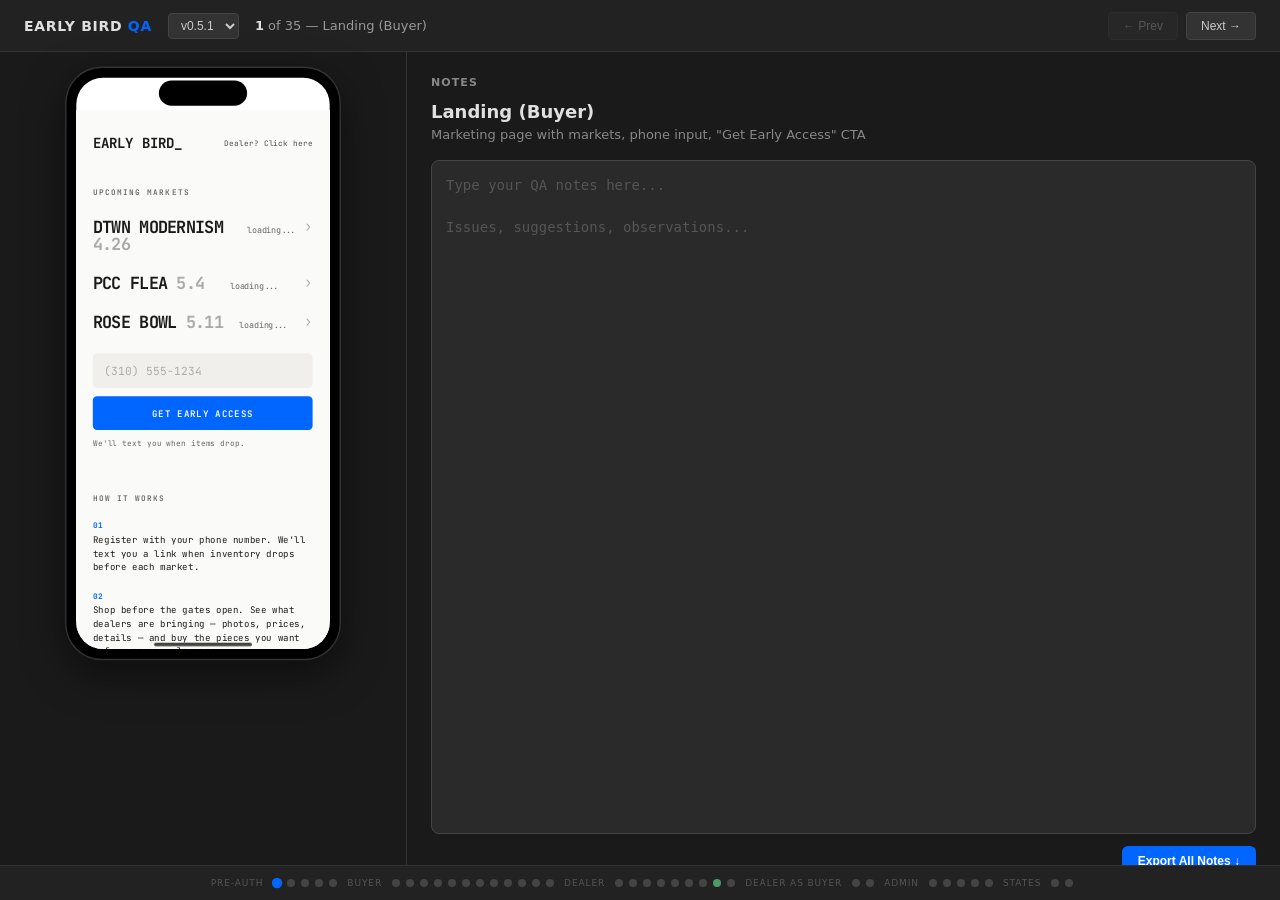
<file: qa/index.html>
<!DOCTYPE html>
<html lang="en">
<head>
<meta charset="UTF-8">
<title>Early Bird QA</title>
<style>
  * { margin: 0; padding: 0; box-sizing: border-box; }
  body { font-family: -apple-system, BlinkMacSystemFont, 'Segoe UI', system-ui, sans-serif; background: #1a1a1a; color: #e0e0e0; height: 100vh; overflow: hidden; }

  /* ── Top Bar ── */
  .topbar {
    display: flex; align-items: center; justify-content: space-between;
    padding: 12px 24px; background: #222; border-bottom: 1px solid #333;
    height: 52px;
  }
  .topbar-left { display: flex; align-items: center; gap: 16px; }
  .topbar-title { font-weight: 700; font-size: 14px; letter-spacing: 0.05em; }
  .topbar-title span { color: #0066FF; }
  .version-select {
    background: #333; color: #ccc; border: 1px solid #444; border-radius: 4px;
    padding: 4px 8px; font-size: 12px; cursor: pointer;
  }
  .topbar-nav { display: flex; align-items: center; gap: 8px; }
  .topbar-nav button {
    background: #333; border: 1px solid #444; color: #ccc; border-radius: 4px;
    padding: 6px 14px; font-size: 12px; cursor: pointer; transition: background 0.15s;
  }
  .topbar-nav button:hover { background: #444; color: #fff; }
  .topbar-nav button:disabled { opacity: 0.3; cursor: default; }
  .screen-label { font-size: 13px; color: #999; }
  .screen-label strong { color: #e0e0e0; }

  /* ── Main Layout ── */
  .main { display: flex; height: calc(100vh - 52px); }

  /* ── Phone Column ── */
  .phone-col {
    flex: 0 0 320px; display: flex; align-items: flex-start; justify-content: center;
    padding: 16px 8px;
  }

  /* ── iPhone Frame ── */
  .iphone-wrap {
    transform: scale(0.7); transform-origin: top center;
  }
  .iphone {
    width: 390px; height: 844px; background: #000; border-radius: 50px;
    padding: 14px; position: relative;
    box-shadow: 0 0 0 2px #333, 0 20px 60px rgba(0,0,0,0.5);
  }
  .iphone-screen {
    width: 100%; height: 100%; border-radius: 38px; overflow: hidden;
    background: #fff; position: relative;
  }
  /* Dynamic Island */
  .iphone::before {
    content: ''; position: absolute; top: 18px; left: 50%; transform: translateX(-50%);
    width: 126px; height: 36px; background: #000; border-radius: 20px; z-index: 10;
  }
  /* Home indicator */
  .iphone::after {
    content: ''; position: absolute; bottom: 18px; left: 50%; transform: translateX(-50%);
    width: 140px; height: 5px; background: #444; border-radius: 3px; z-index: 10;
  }
  /* Safari bar - minimal, just shows URL below notch */
  .safari-bar {
    display: none;
  }
  .safari-url { display: none; }
  .iphone iframe {
    width: 362px; height: 770px; border: none;
    margin-top: 46px;
  }

  /* ── Notes Column ── */
  .notes-col {
    flex: 1; display: flex; flex-direction: column; padding: 24px;
    border-left: 1px solid #333; min-width: 300px;
  }
  .notes-header {
    font-size: 11px; font-weight: 600; text-transform: uppercase;
    letter-spacing: 0.1em; color: #888; margin-bottom: 12px;
  }
  .notes-screen-title {
    font-size: 18px; font-weight: 700; margin-bottom: 4px;
  }
  .notes-screen-desc {
    font-size: 13px; color: #888; margin-bottom: 16px; line-height: 1.4;
  }
  .notes-textarea {
    flex: 1; width: 100%; background: #2a2a2a; border: 1px solid #444;
    border-radius: 8px; padding: 14px; color: #e0e0e0; font-size: 14px;
    font-family: 'JetBrains Mono', 'SF Mono', monospace; line-height: 1.5;
    resize: none; outline: none; transition: border-color 0.15s;
  }
  .notes-textarea:focus { border-color: #0066FF; }
  .notes-textarea::placeholder { color: #555; }
  .notes-footer {
    display: flex; align-items: center; justify-content: space-between;
    margin-top: 12px; gap: 12px;
  }
  .notes-status { font-size: 11px; color: #666; }
  .notes-status.saved { color: #4a9a65; }
  .export-btn {
    background: #0066FF; color: #fff; border: none; border-radius: 6px;
    padding: 8px 16px; font-size: 12px; font-weight: 600; cursor: pointer;
    transition: background 0.15s;
  }
  .export-btn:hover { background: #0052CC; }

  /* ── Bottom Dots ── */
  .dots-bar {
    position: fixed; bottom: 0; left: 0; right: 0;
    display: flex; align-items: center; justify-content: center;
    gap: 6px; padding: 12px; background: #222; border-top: 1px solid #333;
  }
  .dot {
    width: 8px; height: 8px; border-radius: 50%; background: #444;
    cursor: pointer; transition: background 0.15s, transform 0.15s;
  }
  .dot:hover { background: #666; }
  .dot.active { background: #0066FF; transform: scale(1.3); }
  .dot.has-notes { background: #4a9a65; }
  .dot.has-notes.active { background: #0066FF; box-shadow: 0 0 0 2px #4a9a65; }

  /* ── Section Labels in Dots ── */
  .dot-section {
    font-size: 9px; color: #555; text-transform: uppercase; letter-spacing: 0.1em;
    margin: 0 4px;
  }
</style>
</head>
<body>

<div class="topbar">
  <div class="topbar-left">
    <div class="topbar-title">EARLY BIRD <span>QA</span></div>
    <select class="version-select" id="version-select">
      <option value="0.5.0">v0.5.0</option>
    </select>
    <span class="screen-label" id="screen-label"></span>
  </div>
  <div class="topbar-nav">
    <button onclick="go(-1)" id="prev-btn">← Prev</button>
    <button onclick="go(1)" id="next-btn">Next →</button>
  </div>
</div>

<div class="main">
  <div class="phone-col">
    <div class="iphone-wrap"><div class="iphone">
      <div class="iphone-screen">
        <div class="safari-bar"><div class="safari-url" id="safari-url">earlybird.la</div></div>
        <iframe id="app-frame" src="about:blank"></iframe>
      </div>
    </div></div>
  </div>
  <div class="notes-col">
    <div class="notes-header">NOTES</div>
    <div class="notes-screen-title" id="notes-title"></div>
    <div class="notes-screen-desc" id="notes-desc"></div>
    <textarea class="notes-textarea" id="notes-input" placeholder="Type your QA notes here...&#10;&#10;Issues, suggestions, observations..."></textarea>
    <div class="notes-footer">
      <span class="notes-status" id="notes-status"></span>
      <button class="export-btn" onclick="exportNotes()">Export All Notes ↓</button>
    </div>
  </div>
</div>

<div class="dots-bar" id="dots-bar"></div>

<!-- All notes as hidden data for Claude to read -->
<textarea id="all-notes-data" style="display:none"></textarea>

<script>
// Use relative path — works on both localhost and GitHub Pages
const APP_URL = '..';

// Test user IDs
const USERS = {
  eli: '8935f2ac-4998-4e6d-9c31-47dbbce896fd',
  loubna: '9cc49ca0-1235-43aa-bbcb-93a0742b9aea',
  marco: '5a021f0e-4b9b-40bb-9786-595629acfb0a',
  freshBuyer: '99db7c21-d996-4ef0-8024-e4b2f67849bc',
  freshDealer: 'fc1df7fa-2247-4d7a-94dd-9a84d1abd8b1',
};

// Helper to reduce boilerplate
const B = (eval_code) => ({ user: 'loubna', eval: "document.body.classList.add('in-app');" + eval_code });
const D = (eval_code) => ({ user: 'eli', eval: "document.body.classList.add('in-app'); document.querySelectorAll('.nav-dealer-only').forEach(el=>el.classList.remove('hidden'));" + eval_code });
const FD = (eval_code) => ({ user: 'freshDealer', eval: "document.body.classList.add('in-app'); document.querySelectorAll('.nav-dealer-only').forEach(el=>el.classList.remove('hidden'));" + eval_code });
const NA = (eval_code) => ({ clearAuth: true, eval: eval_code });

// Screen definitions — every screen gets an explicit eval to force correct state
const SCREENS = [
  // ── Pre-Auth ──
  { id: 'landing-buyer', name: 'Landing (Buyer)', section: 'Pre-Auth',
    desc: 'Marketing page with markets, phone input, "Get Early Access" CTA',
    setup: NA("showScreen('landing'); loadLanding();") },
  { id: 'landing-dealer', name: 'Landing (Dealer)', section: 'Pre-Auth',
    desc: 'Dealer entry: "Sell to serious buyers", free badge, how-it-works',
    setup: NA("showScreen('dealer-landing')") },
  { id: 'onboarding', name: 'Onboarding', section: 'Pre-Auth',
    desc: 'Selfie upload + name input after first login',
    setup: NA("showScreen('onboarding')") },
  { id: 'verify-success', name: 'Verify (Success)', section: 'Pre-Auth',
    desc: 'Magic link verification — success state',
    setup: NA("showScreen('verify'); document.getElementById('verify-status').textContent=\"You're in.\";") },
  { id: 'verify-failure', name: 'Verify (Failure)', section: 'Pre-Auth',
    desc: 'Magic link verification — expired/failed with back link',
    setup: NA("showScreen('verify'); document.getElementById('verify-status').innerHTML='Link expired.<br><a href=\"#\" onclick=\"event.preventDefault();showScreen(\\'landing\\');\" style=\"color:var(--accent);font-size:13px;margin-top:12px;display:inline-block\">Back to home</a>'; document.getElementById('verify-status').className='verify-error';") },

  // ── Buyer ──
  { id: 'feed-populated', name: 'Feed', section: 'Buyer',
    desc: 'Shop tab with items — buyer nav (no Booth tab)',
    setup: B("switchTab('feed');") },
  { id: 'feed-saved-empty', name: 'Feed — Saved (Empty)', section: 'Buyer',
    desc: 'Saved tab, no favorites — empty state with heart icon',
    setup: B("switchTab('feed'); setTimeout(()=>setBrowseMode('saved', document.querySelector('.seg-btn:last-child')), 1000);") },
  { id: 'feed-saved-populated', name: 'Feed — Saved (Has Favorites)', section: 'Buyer',
    desc: 'Saved tab showing favorited items',
    setup: B("switchTab('feed'); setTimeout(()=>setBrowseMode('saved', document.querySelector('.seg-btn:last-child')), 1000);") },
  { id: 'feed-filter-sheet', name: 'Feed — Filter Sheet', section: 'Buyer',
    desc: 'Bottom sheet with category and dealer filters',
    setup: B("switchTab('feed'); setTimeout(()=>openFilterSheet(), 1000);") },
  { id: 'item-detail', name: 'Item Detail (Live)', section: 'Buyer',
    desc: 'Live item — photo, price, seller info, compose area',
    setup: B("openItem('e12a7cda-23f4-4ad3-b10a-5751c4b4f970');") },
  { id: 'item-detail-held', name: 'Item Detail (Held)', section: 'Buyer',
    desc: 'Item on hold — shows held status banner',
    setup: B("openItem('6b358975-12f8-416f-a099-f74a5aef3f13');") },
  { id: 'item-detail-sold', name: 'Item Detail (Sold)', section: 'Buyer',
    desc: 'Sold item — shows sold status banner',
    setup: B("openItem('e9968495-4346-4090-91db-39f15f5643cc');") },
  { id: 'compose', name: 'Compose (I Want This)', section: 'Buyer',
    desc: '"I\'ll take it", "Make an offer", "Ask a question" chip buttons',
    setup: { user: 'marco', eval: "document.body.classList.add('in-app'); openItem('e12a7cda-23f4-4ad3-b10a-5751c4b4f970'); setTimeout(()=>document.getElementById('detail-actions')?.scrollIntoView({behavior:'smooth'}), 1500);" } },
  { id: 'conversation', name: 'Conversation', section: 'Buyer',
    desc: 'Message thread — back link, item context, reply bar',
    setup: B("loadConversation('ZjWgPaD7');") },
  { id: 'messages-buyer', name: 'Messages', section: 'Buyer',
    desc: 'Message list — no buying/selling filter (buyers only buy)',
    setup: B("switchTab('messages');") },
  { id: 'messages-empty', name: 'Messages (Empty)', section: 'Buyer',
    desc: 'Empty state: "No messages" with helper text',
    setup: FD("switchTab('messages');") },
  { id: 'settings-buyer', name: 'Settings', section: 'Buyer',
    desc: 'Buyer account — no payment fields, no booth settings',
    setup: B("switchTab('settings');") },

  // ── Dealer ──
  { id: 'booth-fresh', name: 'Booth — Setup Card', section: 'Dealer',
    desc: 'First time for this market: booth location, payment setup',
    setup: FD("switchTab('dealer-home');") },
  { id: 'booth-empty', name: 'Booth — Empty (Post-Setup)', section: 'Dealer',
    desc: 'Setup done but no items yet — compelling CTA to add items',
    setup: FD("switchTab('dealer-home'); setTimeout(()=>{ const card=document.getElementById('booth-setup-card'); if(card) card.classList.add('hidden'); document.getElementById('dealer-empty')?.classList.remove('hidden'); }, 1200);") },
  { id: 'booth-active', name: 'Booth — With Items', section: 'Dealer',
    desc: 'Items with stats, status pills, action buttons, countdown',
    setup: D("switchTab('dealer-home');") },
  { id: 'booth-picker', name: 'Booth — Market Picker', section: 'Dealer',
    desc: 'Bottom sheet to switch between markets',
    setup: D("switchTab('dealer-home'); setTimeout(()=>openMarketPicker(), 1500);") },
  { id: 'add-item', name: 'Add Item', section: 'Dealer',
    desc: 'Photo upload, price, notes, post button',
    setup: D("showAddItem();") },
  { id: 'item-detail-own', name: 'My Item (as Seller)', section: 'Dealer',
    desc: 'Viewing own item — inquiry list, status controls (hold/sold/live)',
    setup: D("openItem('e12a7cda-23f4-4ad3-b10a-5751c4b4f970');") },
  { id: 'conversation-seller', name: 'Conversation (as Seller)', section: 'Dealer',
    desc: 'Message thread as seller — seeing buyer inquiry about your item',
    setup: D("loadConversation('zaUjFSTf');") },
  { id: 'messages-populated', name: 'Messages', section: 'Dealer',
    desc: 'Message list with All/Buying/Selling filter tabs',
    setup: D("switchTab('messages');") },
  { id: 'settings', name: 'Settings', section: 'Dealer',
    desc: 'Avatar, name, biz, payment fields, preferences, logout',
    setup: D("switchTab('settings');") },

  // ── Dealer as Buyer ──
  { id: 'feed-as-dealer', name: 'Feed', section: 'Dealer as Buyer',
    desc: 'Browsing items — same feed but with dealer nav',
    setup: D("switchTab('feed');") },
  { id: 'item-detail-as-dealer', name: 'Item Detail', section: 'Dealer as Buyer',
    desc: 'Viewing another dealer\'s item — buyer view with dealer nav',
    setup: D("openItem('e9968495-4346-4090-91db-39f15f5643cc');") },

  // ── Admin ──
  { id: 'admin-dashboard', name: 'Admin Dashboard', section: 'Admin',
    desc: 'Stats, upcoming market, recent activity',
    setup: { eval: "localStorage.setItem('eb_admin_token','early-bird-admin-2026'); showScreen('admin'); location.hash='#/admin';" } },
  { id: 'admin-markets', name: 'Admin — Markets', section: 'Admin',
    desc: 'All markets with create form, counts, status',
    setup: { eval: "localStorage.setItem('eb_admin_token','early-bird-admin-2026'); showScreen('admin'); location.hash='#/admin/markets';" } },
  { id: 'admin-dealers', name: 'Admin — Dealers', section: 'Admin',
    desc: 'All dealers/buyers with search, role badges, invite form',
    setup: { eval: "localStorage.setItem('eb_admin_token','early-bird-admin-2026'); showScreen('admin'); location.hash='#/admin/dealers';" } },
  { id: 'admin-items', name: 'Admin — Items', section: 'Admin',
    desc: 'All items with filters, status, quick actions',
    setup: { eval: "localStorage.setItem('eb_admin_token','early-bird-admin-2026'); showScreen('admin'); location.hash='#/admin/items';" } },
  { id: 'admin-sms', name: 'Admin — SMS Blast', section: 'Admin',
    desc: 'Send SMS to buyers/sellers, blast history with delivery stats',
    setup: { eval: "localStorage.setItem('eb_admin_token','early-bird-admin-2026'); showScreen('admin'); location.hash='#/admin/sms';" } },

  // ── States ──
  { id: 'loading', name: 'Loading State', section: 'States',
    desc: 'Spinner shown while data loads',
    setup: D("switchTab('feed'); setTimeout(()=>{document.getElementById('feed-content').innerHTML='<div class=\"loading-center\"><span class=\"spinner\"></span></div>';}, 500);") },
  { id: 'error', name: 'Error State', section: 'States',
    desc: 'Error with retry button',
    setup: D("switchTab('feed'); setTimeout(()=>{document.getElementById('feed-content').innerHTML='<div class=\"state-error\"><div class=\"state-error-msg\">Could not load items</div><button class=\"btn-secondary\" onclick=\"loadFeed()\">Try again</button></div>';}, 500);") },
];

let currentIndex = 0;
let notes = {}; // { screenId: "note text" }
let saveTimer;

// Load notes from localStorage
// Seed notes from previous session (localhost) — only used if no notes exist yet
const SEED_NOTES = {"landing-buyer":"","landing-dealer":"","feed-populated":"","messages-populated":"Messages look good - previews and timestamps showing. Check if unread indicator works.","booth-active":""};
try {
  const saved = localStorage.getItem('eb_qa_notes');
  if (saved) { notes = JSON.parse(saved); }
  else { notes = SEED_NOTES; localStorage.setItem('eb_qa_notes', JSON.stringify(notes)); }
} catch(e) { notes = SEED_NOTES; }

// Init
function init() {
  // Render dots
  const dotsBar = document.getElementById('dots-bar');
  let lastSection = '';
  SCREENS.forEach((s, i) => {
    if (s.section !== lastSection) {
      const label = document.createElement('span');
      label.className = 'dot-section';
      label.textContent = s.section;
      dotsBar.appendChild(label);
      lastSection = s.section;
    }
    const dot = document.createElement('div');
    dot.className = 'dot';
    dot.title = s.name;
    dot.onclick = () => goTo(i);
    dotsBar.appendChild(dot);
  });

  // Read hash
  const hashMatch = window.location.hash.match(/^#\/screen\/(\d+)$/);
  if (hashMatch) currentIndex = Math.min(parseInt(hashMatch[1]), SCREENS.length - 1);

  loadScreen(currentIndex);

  // Keyboard nav
  document.addEventListener('keydown', e => {
    if (e.target.tagName === 'TEXTAREA') return;
    if (e.key === 'ArrowLeft') go(-1);
    if (e.key === 'ArrowRight') go(1);
  });
}

function goTo(i) {
  saveCurrentNotes();
  currentIndex = i;
  history.pushState(null, '', `#/screen/${i}`);
  loadScreen(i);
}

function go(delta) {
  const next = currentIndex + delta;
  if (next < 0 || next >= SCREENS.length) return;
  goTo(next);
}

window.addEventListener('popstate', () => {
  const m = window.location.hash.match(/^#\/screen\/(\d+)$/);
  if (m) { currentIndex = parseInt(m[1]); loadScreen(currentIndex); }
});

function loadScreen(i) {
  const s = SCREENS[i];

  // Update UI
  document.getElementById('screen-label').innerHTML = `<strong>${i + 1}</strong> of ${SCREENS.length} — ${s.name}`;
  document.getElementById('notes-title').textContent = s.name;
  document.getElementById('notes-desc').textContent = s.desc;
  document.getElementById('prev-btn').disabled = i === 0;
  document.getElementById('next-btn').disabled = i === SCREENS.length - 1;

  // Update dots
  document.querySelectorAll('.dot').forEach((d, j) => {
    d.className = 'dot';
    if (j === i) d.classList.add('active');
    const sid = SCREENS[j].id;
    if (notes[sid] && notes[sid].trim()) d.classList.add('has-notes');
  });

  // Load notes
  document.getElementById('notes-input').value = notes[s.id] || '';
  document.getElementById('notes-status').textContent = '';

  // Update safari bar
  const displayUrl = s.setup.hash ? `earlybird.la/${s.setup.hash}` : 'earlybird.la';
  document.getElementById('safari-url').textContent = displayUrl;

  // Load iframe
  loadIframe(s);

  // Update hidden all-notes
  updateAllNotes();
}

function loadIframe(screen) {
  const iframe = document.getElementById('app-frame');
  const setup = screen.setup;

  // Same-origin: set localStorage BEFORE loading the iframe
  // This way the app reads the right auth state on first load
  if (setup.clearAuth) {
    localStorage.removeItem('eb_dealer_id');
    localStorage.removeItem('eb_token');
    localStorage.removeItem('eb_active_tab');
    localStorage.removeItem('eb_current_market');
  }
  if (setup.user) {
    const uid = USERS[setup.user];
    localStorage.setItem('eb_dealer_id', uid);
    localStorage.setItem('eb_token', uid);
  }

  // Load the app — set hash after load to avoid double-slash URL issues
  iframe.src = APP_URL + '/';

  iframe.onload = () => {
    try {
      const win = iframe.contentWindow;
      // Set hash if needed (triggers the app's route() via hashchange)
      if (setup.hash) win.location.hash = setup.hash;
      // Run any eval setup after app has initialized
      if (setup.eval) {
        setTimeout(() => {
          try { win.eval(setup.eval); } catch(e) { console.warn('eval error:', e); }
        }, 1000);
      }
    } catch(e) { console.warn('iframe setup error:', e); }
  };
}

// Notes
document.getElementById('notes-input').addEventListener('input', () => {
  clearTimeout(saveTimer);
  document.getElementById('notes-status').textContent = 'Typing...';
  document.getElementById('notes-status').className = 'notes-status';
  saveTimer = setTimeout(saveCurrentNotes, 500);
});

function saveCurrentNotes() {
  const s = SCREENS[currentIndex];
  const val = document.getElementById('notes-input').value;
  notes[s.id] = val;
  localStorage.setItem('eb_qa_notes', JSON.stringify(notes));
  document.getElementById('notes-status').textContent = 'Saved ✓';
  document.getElementById('notes-status').className = 'notes-status saved';
  updateAllNotes();
  // Update dot
  const dots = document.querySelectorAll('.dot');
  if (dots[currentIndex]) {
    dots[currentIndex].classList.toggle('has-notes', val.trim().length > 0);
  }
  // Sync to API so Claude can read in real time
  syncToApi();
}

let _syncTimer;
function syncToApi() {
  clearTimeout(_syncTimer);
  _syncTimer = setTimeout(() => {
    fetch('https://early-bird.objectlesson.workers.dev/api/qa-notes', {
      method: 'POST',
      headers: { 'Content-Type': 'application/json' },
      body: JSON.stringify({ notes })
    }).catch(() => {});
  }, 1000);
}

function updateAllNotes() {
  const lines = [`# Early Bird QA Notes — v0.5.0`, `Generated: ${new Date().toISOString().slice(0, 16)}`, ''];
  let lastSection = '';
  SCREENS.forEach(s => {
    if (s.section !== lastSection) {
      lines.push(`## ${s.section}`, '');
      lastSection = s.section;
    }
    const note = (notes[s.id] || '').trim();
    if (note) {
      lines.push(`### ${s.name}`, note, '');
    } else {
      lines.push(`### ${s.name}`, '_No notes_', '');
    }
  });
  document.getElementById('all-notes-data').value = lines.join('\n');
}

function exportNotes() {
  const content = document.getElementById('all-notes-data').value;
  const blob = new Blob([content], { type: 'text/markdown' });
  const url = URL.createObjectURL(blob);
  const a = document.createElement('a');
  a.href = url;
  a.download = 'QA-NOTES.md';
  a.click();
  URL.revokeObjectURL(url);
}

// Fetch version
fetch(APP_URL + '/VERSION').then(r => r.text()).then(v => {
  const ver = v.trim();
  const sel = document.getElementById('version-select');
  sel.innerHTML = `<option value="${ver}">v${ver}</option>`;
}).catch(() => {});

init();
</script>
</body>
</html>
</file>
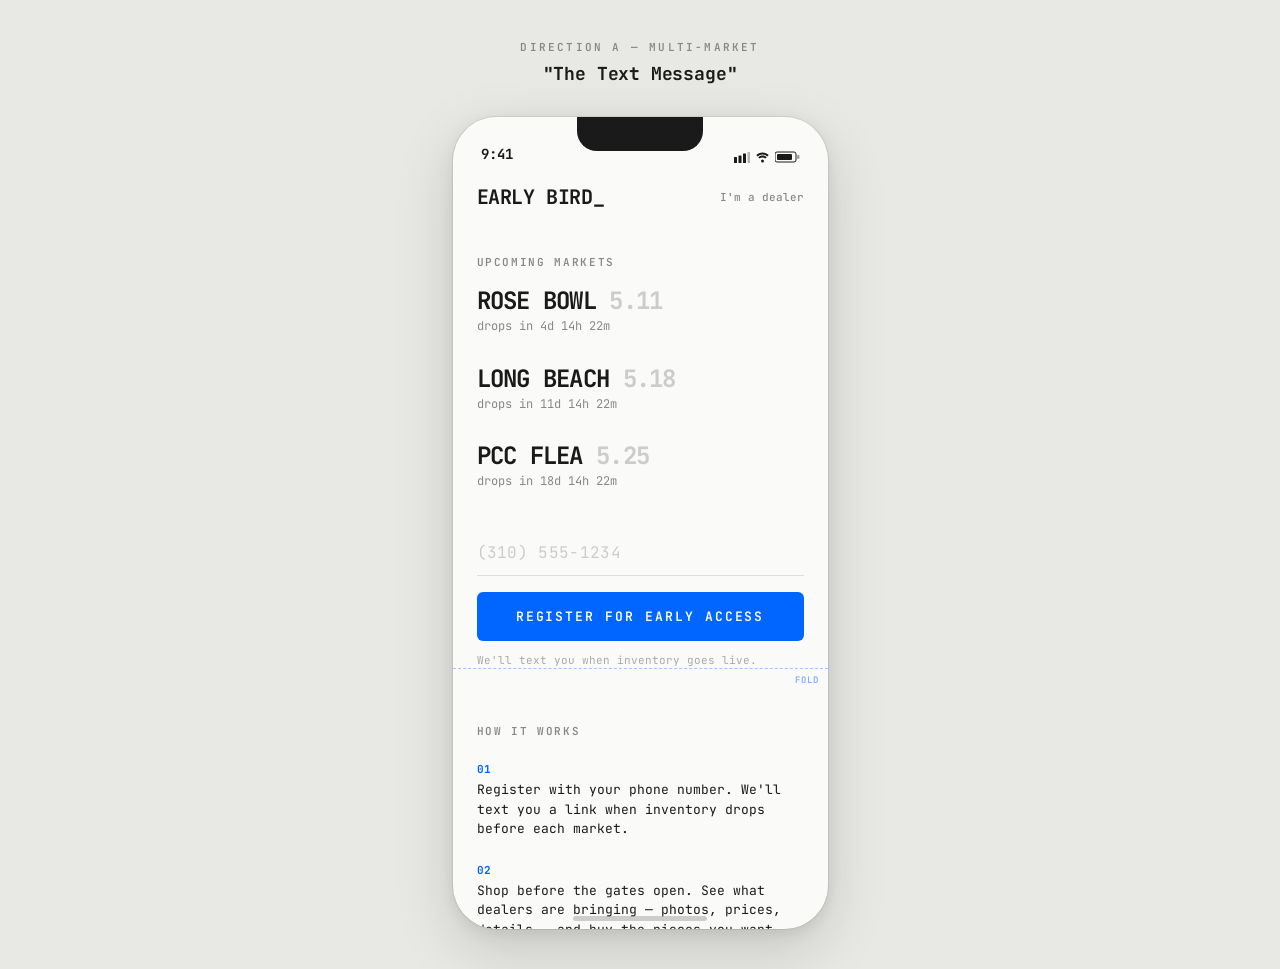
<file: designs/direction-a-multi.html>
<!DOCTYPE html>
<html lang="en">
<head>
<meta charset="UTF-8">
<meta name="viewport" content="width=device-width, initial-scale=1.0">
<title>Early Bird - Direction A: Multi-Market</title>
<link href="https://fonts.googleapis.com/css2?family=JetBrains+Mono:wght@400;500;600;700&display=swap" rel="stylesheet">
<style>
  * { margin: 0; padding: 0; box-sizing: border-box; }

  body {
    background: #E8E8E4;
    font-family: 'JetBrains Mono', monospace;
    display: flex;
    flex-direction: column;
    align-items: center;
    justify-content: center;
    min-height: 100vh;
    padding: 40px 20px;
  }

  .direction-label {
    font-size: 11px;
    font-weight: 600;
    letter-spacing: 0.2em;
    text-transform: uppercase;
    color: #888;
    margin-bottom: 8px;
  }
  .direction-title {
    font-size: 18px;
    font-weight: 700;
    color: #1A1A1A;
    margin-bottom: 32px;
    letter-spacing: -0.01em;
  }

  /* Phone frame */
  .phone-frame {
    width: 375px;
    height: 812px;
    background: #FAFAF8;
    border-radius: 44px;
    position: relative;
    overflow: hidden;
    box-shadow:
      0 0 0 1px rgba(0,0,0,0.08),
      0 20px 60px rgba(0,0,0,0.15),
      0 4px 16px rgba(0,0,0,0.08),
      inset 0 0 0 1px rgba(255,255,255,0.3);
  }

  .notch {
    position: absolute;
    top: 0;
    left: 50%;
    transform: translateX(-50%);
    width: 126px;
    height: 34px;
    background: #1A1A1A;
    border-radius: 0 0 20px 20px;
    z-index: 100;
  }

  .status-bar {
    position: absolute;
    top: 0;
    left: 0;
    right: 0;
    height: 54px;
    display: flex;
    align-items: flex-end;
    justify-content: space-between;
    padding: 0 28px 8px;
    z-index: 99;
    font-size: 12px;
    font-weight: 600;
    color: #1A1A1A;
  }
  .status-bar .time { font-size: 14px; font-weight: 700; }
  .status-bar .icons { display: flex; gap: 5px; align-items: center; font-size: 11px; }

  .screen {
    position: absolute;
    top: 0;
    left: 0;
    right: 0;
    bottom: 0;
    overflow-y: auto;
    padding: 70px 24px 40px;
    -ms-overflow-style: none;
    scrollbar-width: none;
  }
  .screen::-webkit-scrollbar { display: none; }

  /* Fold indicator */
  .fold-marker {
    position: relative;
    height: 0;
    margin: 0 -24px;
    pointer-events: none;
  }
  .fold-marker::before {
    content: '';
    position: absolute;
    top: 0;
    left: 0;
    right: 0;
    border-top: 1.5px dashed rgba(0, 102, 255, 0.35);
  }
  .fold-marker .fold-label {
    position: absolute;
    right: 8px;
    top: 6px;
    font-size: 9px;
    font-weight: 600;
    color: rgba(0, 102, 255, 0.5);
    letter-spacing: 0.12em;
    text-transform: uppercase;
  }

  /* Header */
  .header {
    display: flex;
    justify-content: space-between;
    align-items: center;
    margin-bottom: 48px;
  }
  .logo {
    font-size: 20px;
    font-weight: 700;
    color: #1A1A1A;
    letter-spacing: -0.02em;
    line-height: 1;
  }
  .cursor {
    animation: blink 1s step-end infinite;
    color: #1A1A1A;
  }
  @keyframes blink {
    0%, 100% { opacity: 1; }
    50% { opacity: 0; }
  }
  .dealer-link {
    font-size: 11px;
    font-weight: 500;
    color: #888888;
    text-decoration: none;
  }
  .dealer-link:hover { color: #1A1A1A; }

  /* Market list */
  .markets-label {
    font-size: 11px;
    font-weight: 600;
    color: #888888;
    letter-spacing: 0.15em;
    text-transform: uppercase;
    margin-bottom: 20px;
  }

  .market-item {
    margin-bottom: 32px;
    cursor: pointer;
  }
  .market-item:last-child { margin-bottom: 0; }

  .market-name {
    font-size: 24px;
    font-weight: 700;
    color: #1A1A1A;
    line-height: 1;
    letter-spacing: -0.03em;
  }
  .market-date {
    font-size: 24px;
    font-weight: 700;
    color: #CCCCCC;
    line-height: 1;
    letter-spacing: -0.03em;
  }
  .market-countdown {
    font-size: 12px;
    font-weight: 400;
    color: #888888;
    margin-top: 6px;
    line-height: 1.3;
  }
  .market-countdown .live {
    color: #0066FF;
    font-weight: 600;
  }

  /* Auth section */
  .auth-section {
    margin-top: 40px;
  }

  .phone-input {
    width: 100%;
    font-family: 'JetBrains Mono', monospace;
    font-size: 16px;
    font-weight: 400;
    color: #1A1A1A;
    background: transparent;
    border: none;
    border-bottom: 1.5px solid #DDDDDD;
    padding: 12px 0;
    outline: none;
    margin-bottom: 16px;
    letter-spacing: 0.02em;
  }
  .phone-input::placeholder { color: #CCCCCC; }
  .phone-input:focus { border-bottom-color: #0066FF; }

  .cta-button {
    width: 100%;
    background: #0066FF;
    color: #FFFFFF;
    border: none;
    font-family: 'JetBrains Mono', monospace;
    font-size: 13px;
    font-weight: 600;
    letter-spacing: 0.15em;
    text-transform: uppercase;
    padding: 16px 20px;
    border-radius: 6px;
    cursor: pointer;
  }
  .cta-button:hover { background: #0052CC; }

  .fine-print {
    font-size: 11px;
    font-weight: 400;
    color: #AAAAAA;
    margin-top: 12px;
    line-height: 1.4;
  }

  /* Below fold */
  .section-break { height: 56px; }

  .section-title {
    font-size: 11px;
    font-weight: 600;
    color: #888888;
    letter-spacing: 0.15em;
    text-transform: uppercase;
    margin-bottom: 24px;
  }

  .step {
    margin-bottom: 24px;
  }
  .step-number {
    font-size: 11px;
    font-weight: 700;
    color: #0066FF;
    margin-bottom: 4px;
    letter-spacing: 0.05em;
  }
  .step-text {
    font-size: 13px;
    font-weight: 400;
    color: #1A1A1A;
    line-height: 1.5;
  }

  .faq-item { margin-bottom: 20px; }
  .faq-q {
    font-size: 13px;
    font-weight: 600;
    color: #1A1A1A;
    line-height: 1.3;
    margin-bottom: 4px;
  }
  .faq-a {
    font-size: 12px;
    font-weight: 400;
    color: #888888;
    line-height: 1.5;
  }

  .disclaimer {
    font-size: 10px;
    font-weight: 400;
    color: #AAAAAA;
    line-height: 1.5;
    margin-top: 48px;
    padding-top: 24px;
    border-top: 1px solid #EEEEEE;
  }

  .home-indicator {
    position: absolute;
    bottom: 8px;
    left: 50%;
    transform: translateX(-50%);
    width: 134px;
    height: 5px;
    background: #1A1A1A;
    border-radius: 100px;
    opacity: 0.2;
    z-index: 100;
  }
</style>
</head>
<body>

<div class="direction-label">Direction A — Multi-Market</div>
<div class="direction-title">"The Text Message"</div>

<div class="phone-frame">
  <div class="notch"></div>

  <div class="status-bar">
    <span class="time">9:41</span>
    <span class="icons">
      <svg width="16" height="11" viewBox="0 0 16 11" fill="none"><rect x="0" y="5" width="3" height="6" rx="0.5" fill="#1A1A1A"/><rect x="4.5" y="3.5" width="3" height="7.5" rx="0.5" fill="#1A1A1A"/><rect x="9" y="1.5" width="3" height="9.5" rx="0.5" fill="#1A1A1A"/><rect x="13.5" y="0" width="3" height="11" rx="0.5" fill="#1A1A1A" opacity="0.3"/></svg>
      <svg width="15" height="11" viewBox="0 0 15 11" fill="none"><path d="M7.5 2.5C9.4 2.5 11.1 3.3 12.3 4.5L13.7 3.1C12.1 1.5 9.9 0.5 7.5 0.5C5.1 0.5 2.9 1.5 1.3 3.1L2.7 4.5C3.9 3.3 5.6 2.5 7.5 2.5Z" fill="#1A1A1A"/><path d="M7.5 5.5C8.6 5.5 9.6 5.9 10.4 6.6L11.8 5.2C10.6 4.1 9.1 3.5 7.5 3.5C5.9 3.5 4.4 4.1 3.2 5.2L4.6 6.6C5.4 5.9 6.4 5.5 7.5 5.5Z" fill="#1A1A1A"/><circle cx="7.5" cy="9" r="1.5" fill="#1A1A1A"/></svg>
      <svg width="25" height="12" viewBox="0 0 25 12" fill="none"><rect x="0" y="1" width="21" height="10" rx="2" stroke="#1A1A1A" stroke-width="1"/><rect x="2" y="3" width="15" height="6" rx="1" fill="#1A1A1A"/><rect x="22" y="4" width="2.5" height="4" rx="1" fill="#1A1A1A" opacity="0.4"/></svg>
    </span>
  </div>

  <div class="screen">
    <!-- Header -->
    <div class="header">
      <div class="logo">EARLY BIRD<span class="cursor">_</span></div>
      <a href="#" class="dealer-link">I'm a dealer</a>
    </div>

    <!-- Market list -->
    <div class="markets-label">Upcoming markets</div>

    <div class="market-item">
      <div class="market-name">ROSE BOWL <span class="market-date">5.11</span></div>
      <div class="market-countdown">drops in 4d 14h 22m</div>
    </div>

    <div class="market-item">
      <div class="market-name">LONG BEACH <span class="market-date">5.18</span></div>
      <div class="market-countdown">drops in 11d 14h 22m</div>
    </div>

    <div class="market-item">
      <div class="market-name">PCC FLEA <span class="market-date">5.25</span></div>
      <div class="market-countdown">drops in 18d 14h 22m</div>
    </div>

    <!-- Auth -->
    <div class="auth-section">
      <input type="tel" class="phone-input" placeholder="(310) 555-1234" readonly>
      <button class="cta-button">Register for early access</button>
      <div class="fine-print">We'll text you when inventory goes live.</div>
    </div>

    <!-- Fold indicator -->
    <div class="fold-marker"><span class="fold-label">fold</span></div>

    <!-- Below fold -->
    <div class="section-break"></div>

    <div class="section-title">How it works</div>

    <div class="step">
      <div class="step-number">01</div>
      <div class="step-text">Register with your phone number. We'll text you a link when inventory drops before each market.</div>
    </div>

    <div class="step">
      <div class="step-number">02</div>
      <div class="step-text">Shop before the gates open. See what dealers are bringing — photos, prices, details — and buy the pieces you want before anyone else can.</div>
    </div>

    <div class="step">
      <div class="step-number">03</div>
      <div class="step-text">Pick up at the market. Pay the dealer directly and grab your item at their booth. It's already yours.</div>
    </div>

    <div class="section-break"></div>

    <div class="section-title">FAQ</div>

    <div class="faq-item">
      <div class="faq-q">What is Early Bird?</div>
      <div class="faq-a">Dealers post what they're bringing to the market. You buy the best stuff before the general public gets in. No more showing up at dawn and hoping.</div>
    </div>

    <div class="faq-item">
      <div class="faq-q">Is this free?</div>
      <div class="faq-a">Yes. Free to register, free to use.</div>
    </div>

    <div class="faq-item">
      <div class="faq-q">How do I pay?</div>
      <div class="faq-a">Directly with the dealer — Venmo, Zelle, or cash at the booth. Early Bird doesn't handle payments.</div>
    </div>

    <div class="faq-item">
      <div class="faq-q">Is this affiliated with the markets?</div>
      <div class="faq-a">No. Early Bird is independent. Dealers choose to list here on their own.</div>
    </div>

    <div class="faq-item">
      <div class="faq-q">What markets are listed?</div>
      <div class="faq-a">Starting with markets in the LA area — more coming soon.</div>
    </div>

    <div class="disclaimer">
      Early Bird is not affiliated with or endorsed by any market listed here. All listings are posted by independent dealers.
    </div>

    <div style="height: 40px;"></div>
  </div>

  <div class="home-indicator"></div>
</div>

</body>
</html>
</file>
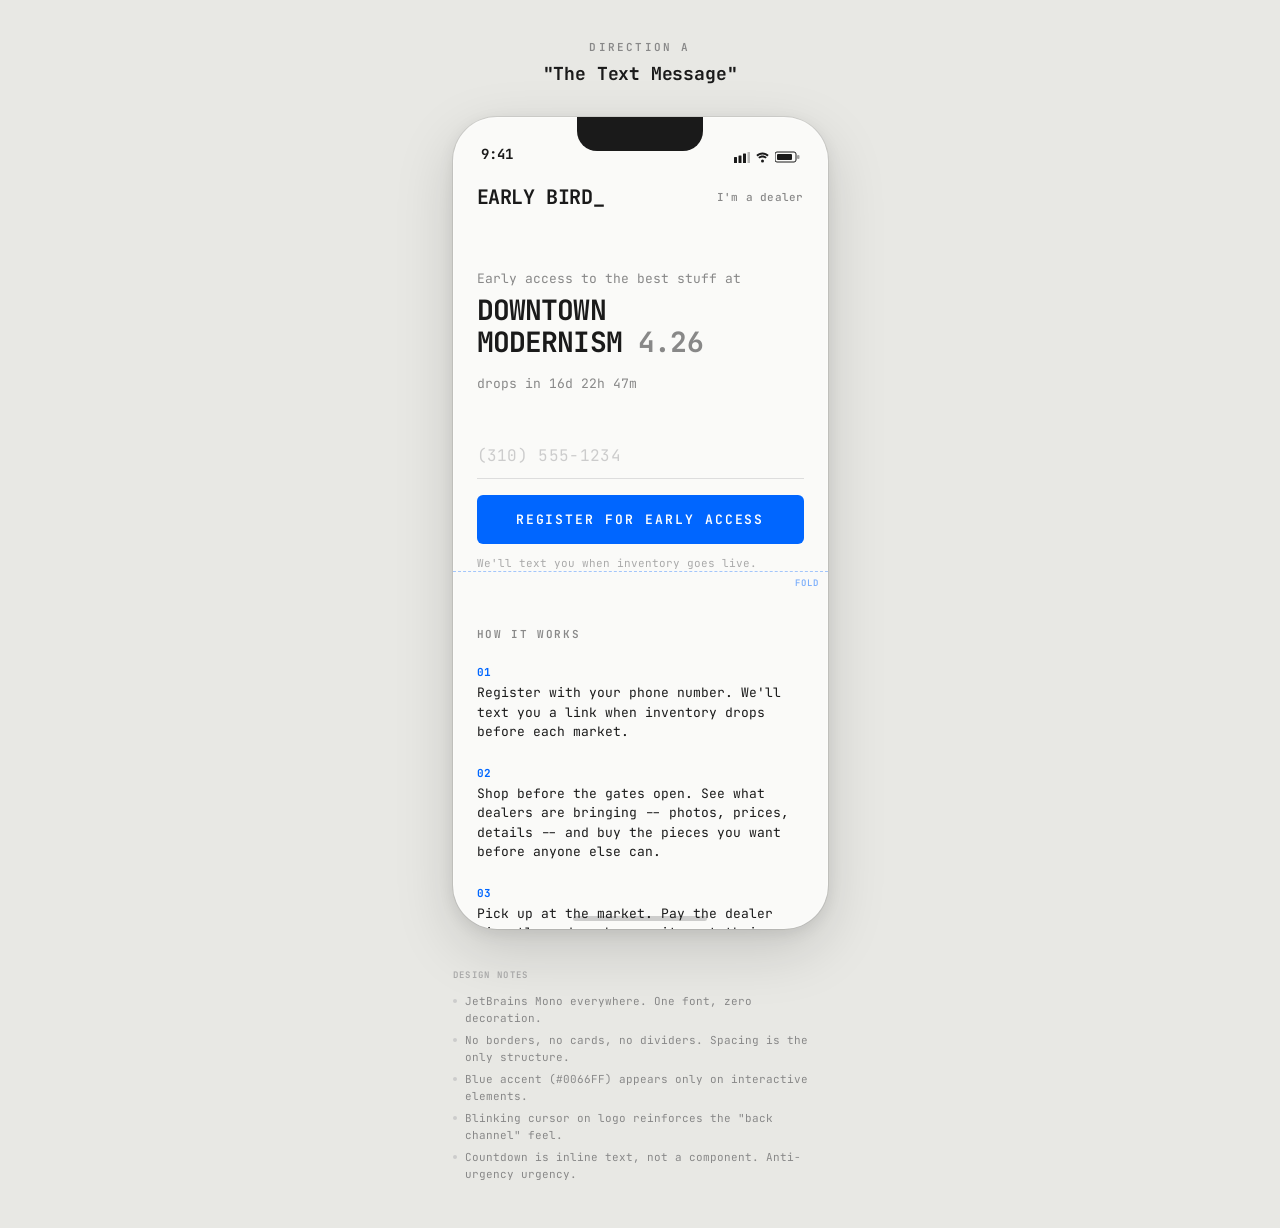
<file: designs/direction-a.html>
<!DOCTYPE html>
<html lang="en">
<head>
<meta charset="UTF-8">
<meta name="viewport" content="width=device-width, initial-scale=1.0">
<title>Early Bird - Direction A: "The Text Message"</title>
<link href="https://fonts.googleapis.com/css2?family=JetBrains+Mono:wght@400;500;600;700&display=swap" rel="stylesheet">
<style>
  * { margin: 0; padding: 0; box-sizing: border-box; }

  body {
    background: #E8E8E4;
    font-family: 'JetBrains Mono', monospace;
    display: flex;
    flex-direction: column;
    align-items: center;
    justify-content: center;
    min-height: 100vh;
    padding: 40px 20px;
  }

  /* Direction label */
  .direction-label {
    font-family: 'JetBrains Mono', monospace;
    font-size: 11px;
    font-weight: 600;
    letter-spacing: 0.2em;
    text-transform: uppercase;
    color: #888;
    margin-bottom: 8px;
  }
  .direction-title {
    font-family: 'JetBrains Mono', monospace;
    font-size: 18px;
    font-weight: 700;
    color: #1A1A1A;
    margin-bottom: 32px;
    letter-spacing: -0.01em;
  }

  /* Phone frame */
  .phone-frame {
    width: 375px;
    height: 812px;
    background: #FAFAF8;
    border-radius: 44px;
    position: relative;
    overflow: hidden;
    box-shadow:
      0 0 0 1px rgba(0,0,0,0.08),
      0 20px 60px rgba(0,0,0,0.15),
      0 4px 16px rgba(0,0,0,0.08),
      inset 0 0 0 1px rgba(255,255,255,0.3);
  }

  /* Notch */
  .notch {
    position: absolute;
    top: 0;
    left: 50%;
    transform: translateX(-50%);
    width: 126px;
    height: 34px;
    background: #1A1A1A;
    border-radius: 0 0 20px 20px;
    z-index: 100;
  }

  /* Status bar */
  .status-bar {
    position: absolute;
    top: 0;
    left: 0;
    right: 0;
    height: 54px;
    display: flex;
    align-items: flex-end;
    justify-content: space-between;
    padding: 0 28px 8px;
    z-index: 99;
    font-size: 12px;
    font-weight: 600;
    color: #1A1A1A;
  }
  .status-bar .time { font-size: 14px; font-weight: 700; }
  .status-bar .icons { display: flex; gap: 5px; align-items: center; font-size: 11px; }

  /* Screen content */
  .screen {
    position: absolute;
    top: 0;
    left: 0;
    right: 0;
    bottom: 0;
    overflow-y: auto;
    padding: 70px 24px 40px;
    -ms-overflow-style: none;
    scrollbar-width: none;
  }
  .screen::-webkit-scrollbar { display: none; }

  /* Fold indicator — inline in screen content */
  .fold-marker {
    position: relative;
    height: 0;
    margin: 0 -24px;
    pointer-events: none;
  }
  .fold-marker::before {
    content: '';
    position: absolute;
    top: 0;
    left: 0;
    right: 0;
    border-top: 1.5px dashed rgba(0, 102, 255, 0.35);
  }
  .fold-marker .fold-label {
    position: absolute;
    right: 8px;
    top: 6px;
    font-family: 'JetBrains Mono', monospace;
    font-size: 9px;
    font-weight: 600;
    color: rgba(0, 102, 255, 0.5);
    letter-spacing: 0.12em;
    text-transform: uppercase;
  }

  /* Header area */
  .header {
    display: flex;
    justify-content: space-between;
    align-items: center;
    margin-bottom: 64px;
  }
  .logo {
    font-size: 20px;
    font-weight: 700;
    color: #1A1A1A;
    letter-spacing: -0.02em;
    line-height: 1;
  }
  .cursor {
    animation: blink 1s step-end infinite;
    color: #1A1A1A;
  }
  @keyframes blink {
    0%, 100% { opacity: 1; }
    50% { opacity: 0; }
  }
  .dealer-link {
    font-size: 11px;
    font-weight: 500;
    color: #888888;
    text-decoration: none;
    letter-spacing: 0.02em;
  }
  .dealer-link:hover { color: #1A1A1A; }

  /* Main content */
  .context-line {
    font-size: 13px;
    font-weight: 400;
    color: #888888;
    line-height: 1.3;
    margin-bottom: 8px;
  }
  .event-name {
    font-size: 28px;
    font-weight: 700;
    color: #1A1A1A;
    line-height: 1;
    margin-bottom: 4px;
    letter-spacing: -0.03em;
  }
  .event-date {
    font-size: 28px;
    font-weight: 700;
    color: #888888;
    line-height: 1;
    letter-spacing: -0.03em;
  }

  .countdown {
    font-size: 13px;
    font-weight: 400;
    color: #888888;
    margin-top: 20px;
    margin-bottom: 40px;
    line-height: 1.3;
  }

  /* Form */
  .phone-input {
    width: 100%;
    font-family: 'JetBrains Mono', monospace;
    font-size: 16px;
    font-weight: 400;
    color: #1A1A1A;
    background: transparent;
    border: none;
    border-bottom: 1.5px solid #DDDDDD;
    padding: 12px 0;
    outline: none;
    margin-bottom: 16px;
    letter-spacing: 0.02em;
  }
  .phone-input::placeholder {
    color: #CCCCCC;
  }
  .phone-input:focus {
    border-bottom-color: #0066FF;
  }

  .cta-button {
    width: 100%;
    background: #0066FF;
    color: #FFFFFF;
    border: none;
    font-family: 'JetBrains Mono', monospace;
    font-size: 13px;
    font-weight: 600;
    letter-spacing: 0.15em;
    text-transform: uppercase;
    padding: 16px 20px;
    border-radius: 6px;
    cursor: pointer;
    transition: background 0.15s ease;
  }
  .cta-button:hover { background: #0052CC; }

  .fine-print {
    font-size: 11px;
    font-weight: 400;
    color: #AAAAAA;
    margin-top: 12px;
    line-height: 1.4;
  }

  /* Below fold sections */
  .section-break {
    height: 56px;
  }

  .section-title {
    font-size: 11px;
    font-weight: 600;
    color: #888888;
    letter-spacing: 0.15em;
    text-transform: uppercase;
    margin-bottom: 24px;
  }

  /* How it works */
  .step {
    margin-bottom: 24px;
  }
  .step-number {
    font-size: 11px;
    font-weight: 700;
    color: #0066FF;
    margin-bottom: 4px;
    letter-spacing: 0.05em;
  }
  .step-text {
    font-size: 13px;
    font-weight: 400;
    color: #1A1A1A;
    line-height: 1.5;
  }

  /* FAQ */
  .faq-item {
    margin-bottom: 20px;
  }
  .faq-q {
    font-size: 13px;
    font-weight: 600;
    color: #1A1A1A;
    line-height: 1.3;
    margin-bottom: 4px;
  }
  .faq-a {
    font-size: 12px;
    font-weight: 400;
    color: #888888;
    line-height: 1.5;
  }

  /* Disclaimer */
  .disclaimer {
    font-size: 10px;
    font-weight: 400;
    color: #AAAAAA;
    line-height: 1.5;
    margin-top: 48px;
    padding-top: 24px;
    border-top: 1px solid #EEEEEE;
  }

  /* Home indicator */
  .home-indicator {
    position: absolute;
    bottom: 8px;
    left: 50%;
    transform: translateX(-50%);
    width: 134px;
    height: 5px;
    background: #1A1A1A;
    border-radius: 100px;
    opacity: 0.2;
    z-index: 100;
  }

  /* Design notes below phone */
  .design-notes {
    margin-top: 40px;
    max-width: 375px;
    width: 100%;
  }
  .note-label {
    font-size: 9px;
    font-weight: 600;
    letter-spacing: 0.15em;
    text-transform: uppercase;
    color: #AAA;
    margin-bottom: 12px;
  }
  .note-item {
    font-size: 11px;
    color: #888;
    line-height: 1.5;
    margin-bottom: 6px;
    padding-left: 12px;
    position: relative;
  }
  .note-item::before {
    content: '';
    position: absolute;
    left: 0;
    top: 6px;
    width: 4px;
    height: 4px;
    background: #CCC;
    border-radius: 50%;
  }
</style>
</head>
<body>

<div class="direction-label">Direction A</div>
<div class="direction-title">"The Text Message"</div>

<div class="phone-frame">
  <!-- Notch -->
  <div class="notch"></div>

  <!-- Status bar -->
  <div class="status-bar">
    <span class="time">9:41</span>
    <span class="icons">
      <svg width="16" height="11" viewBox="0 0 16 11" fill="none"><rect x="0" y="5" width="3" height="6" rx="0.5" fill="#1A1A1A"/><rect x="4.5" y="3.5" width="3" height="7.5" rx="0.5" fill="#1A1A1A"/><rect x="9" y="1.5" width="3" height="9.5" rx="0.5" fill="#1A1A1A"/><rect x="13.5" y="0" width="3" height="11" rx="0.5" fill="#1A1A1A" opacity="0.3"/></svg>
      <svg width="15" height="11" viewBox="0 0 15 11" fill="none"><path d="M7.5 2.5C9.4 2.5 11.1 3.3 12.3 4.5L13.7 3.1C12.1 1.5 9.9 0.5 7.5 0.5C5.1 0.5 2.9 1.5 1.3 3.1L2.7 4.5C3.9 3.3 5.6 2.5 7.5 2.5Z" fill="#1A1A1A"/><path d="M7.5 5.5C8.6 5.5 9.6 5.9 10.4 6.6L11.8 5.2C10.6 4.1 9.1 3.5 7.5 3.5C5.9 3.5 4.4 4.1 3.2 5.2L4.6 6.6C5.4 5.9 6.4 5.5 7.5 5.5Z" fill="#1A1A1A"/><circle cx="7.5" cy="9" r="1.5" fill="#1A1A1A"/></svg>
      <svg width="25" height="12" viewBox="0 0 25 12" fill="none"><rect x="0" y="1" width="21" height="10" rx="2" stroke="#1A1A1A" stroke-width="1"/><rect x="2" y="3" width="15" height="6" rx="1" fill="#1A1A1A"/><rect x="22" y="4" width="2.5" height="4" rx="1" fill="#1A1A1A" opacity="0.4"/></svg>
    </span>
  </div>

  <!-- Screen content -->
  <div class="screen">
    <!-- Header -->
    <div class="header">
      <div class="logo">EARLY BIRD<span class="cursor">_</span></div>
      <a href="#" class="dealer-link">I'm a dealer</a>
    </div>

    <!-- Event info -->
    <div class="context-line">Early access to the best stuff at</div>
    <div class="event-name">DOWNTOWN</div>
    <div class="event-name">MODERNISM <span class="event-date">4.26</span></div>

    <div class="countdown">drops in 16d 22h 47m</div>

    <!-- Phone + CTA -->
    <input type="tel" class="phone-input" placeholder="(310) 555-1234" readonly>
    <button class="cta-button">Register for early access</button>
    <div class="fine-print">We'll text you when inventory goes live.</div>

    <!-- Fold indicator -->
    <div class="fold-marker"><span class="fold-label">fold</span></div>

    <!-- Below fold content -->
    <div class="section-break"></div>

    <!-- How It Works -->
    <div class="section-title">How it works</div>

    <div class="step">
      <div class="step-number">01</div>
      <div class="step-text">Register with your phone number. We'll text you a link when inventory drops before each market.</div>
    </div>

    <div class="step">
      <div class="step-number">02</div>
      <div class="step-text">Shop before the gates open. See what dealers are bringing -- photos, prices, details -- and buy the pieces you want before anyone else can.</div>
    </div>

    <div class="step">
      <div class="step-number">03</div>
      <div class="step-text">Pick up at the market. Pay the dealer directly and grab your item at their booth. It's already yours.</div>
    </div>

    <div class="section-break"></div>

    <!-- FAQ -->
    <div class="section-title">FAQ</div>

    <div class="faq-item">
      <div class="faq-q">What is Early Bird?</div>
      <div class="faq-a">Early Bird lets you see and buy items from flea market dealers before the market opens to the public. Think of it as a private preview.</div>
    </div>

    <div class="faq-item">
      <div class="faq-q">Is this free?</div>
      <div class="faq-a">Yes. Registering and browsing is completely free for buyers.</div>
    </div>

    <div class="faq-item">
      <div class="faq-q">How do I pay?</div>
      <div class="faq-a">You pay the dealer directly at the market when you pick up your item. Early Bird doesn't handle payments.</div>
    </div>

    <div class="faq-item">
      <div class="faq-q">Is this affiliated with the markets?</div>
      <div class="faq-a">No. Early Bird is an independent platform. We are not affiliated with or endorsed by any market listed here.</div>
    </div>

    <div class="faq-item">
      <div class="faq-q">What markets are listed?</div>
      <div class="faq-a">We're starting with LA-area markets like Downtown Modernism, Rose Bowl, and Long Beach. More coming soon.</div>
    </div>

    <!-- Disclaimer -->
    <div class="disclaimer">
      Early Bird is not affiliated with or endorsed by any market listed here. All listings are posted by independent dealers.
    </div>

    <!-- Bottom padding for home indicator -->
    <div style="height: 40px;"></div>
  </div>

  <!-- Home indicator -->
  <div class="home-indicator"></div>
</div>

<!-- Design notes -->
<div class="design-notes">
  <div class="note-label">Design Notes</div>
  <div class="note-item">JetBrains Mono everywhere. One font, zero decoration.</div>
  <div class="note-item">No borders, no cards, no dividers. Spacing is the only structure.</div>
  <div class="note-item">Blue accent (#0066FF) appears only on interactive elements.</div>
  <div class="note-item">Blinking cursor on logo reinforces the "back channel" feel.</div>
  <div class="note-item">Countdown is inline text, not a component. Anti-urgency urgency.</div>
</div>

</body>
</html>
</file>
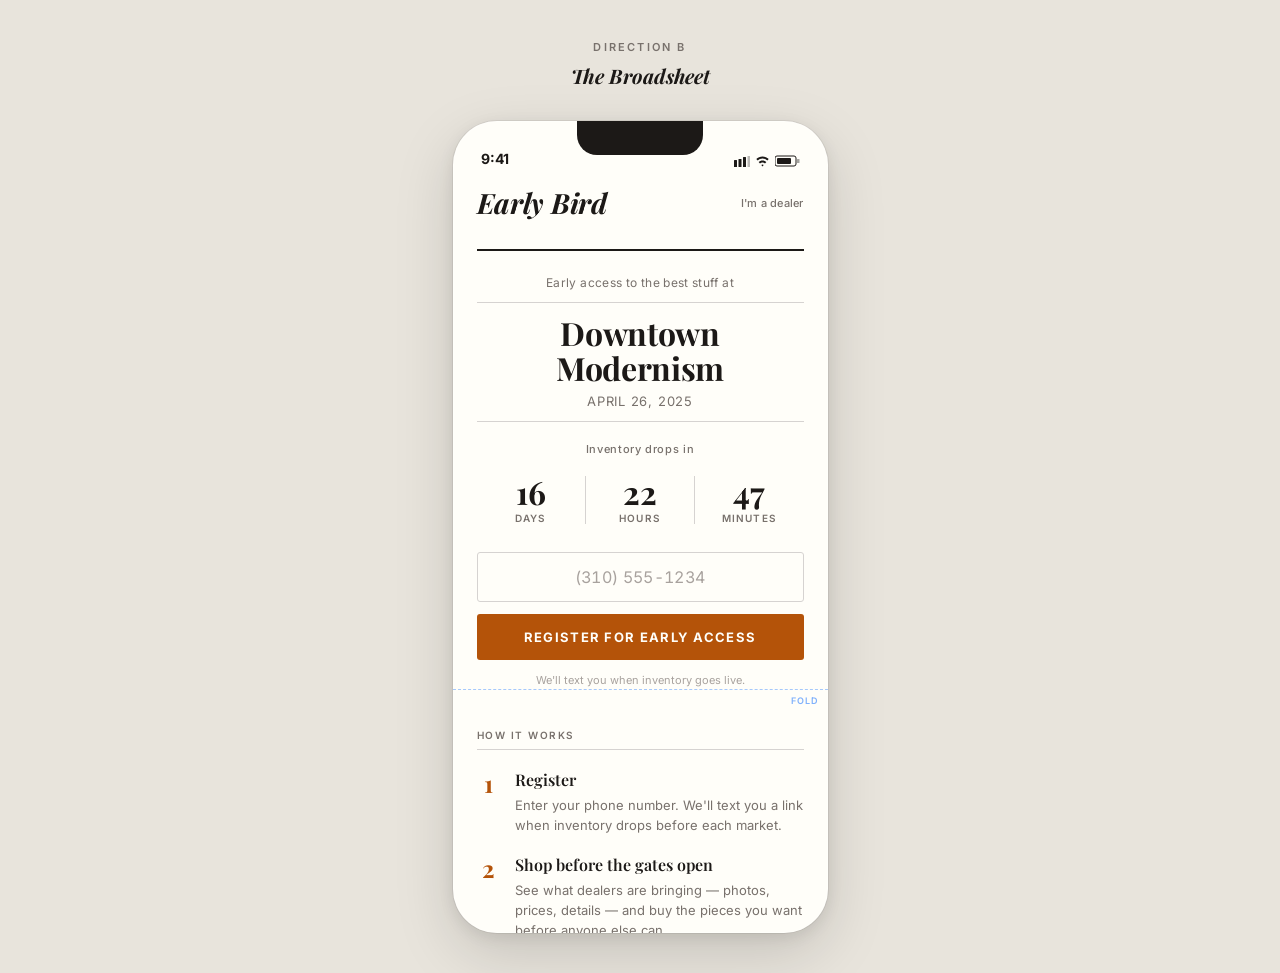
<file: designs/direction-b.html>
<!DOCTYPE html>
<html lang="en">
<head>
<meta charset="UTF-8">
<meta name="viewport" content="width=device-width, initial-scale=1.0">
<title>Early Bird — Direction B: "The Broadsheet"</title>
<link href="https://fonts.googleapis.com/css2?family=Playfair+Display:ital,wght@0,400;0,500;0,600;0,700;1,400;1,500;1,600;1,700&family=Inter:wght@300;400;500;600;700&display=swap" rel="stylesheet">
<style>
  * { margin: 0; padding: 0; box-sizing: border-box; }

  body {
    background: #E8E4DC;
    font-family: 'Inter', sans-serif;
    display: flex;
    flex-direction: column;
    align-items: center;
    justify-content: center;
    min-height: 100vh;
    padding: 40px 20px;
  }

  /* Direction label */
  .direction-label {
    font-family: 'Inter', sans-serif;
    font-size: 11px;
    font-weight: 600;
    letter-spacing: 0.2em;
    text-transform: uppercase;
    color: #78716C;
    margin-bottom: 8px;
  }
  .direction-title {
    font-family: 'Playfair Display', serif;
    font-size: 20px;
    font-weight: 700;
    color: #1C1917;
    margin-bottom: 32px;
    font-style: italic;
  }

  /* Phone frame */
  .phone-frame {
    width: 375px;
    height: 812px;
    background: #FFFEF9;
    border-radius: 44px;
    position: relative;
    overflow: hidden;
    box-shadow:
      0 0 0 1px rgba(0,0,0,0.06),
      0 20px 60px rgba(0,0,0,0.15),
      0 4px 16px rgba(0,0,0,0.08),
      inset 0 0 0 1px rgba(255,255,255,0.3);
  }

  /* Notch */
  .notch {
    position: absolute;
    top: 0;
    left: 50%;
    transform: translateX(-50%);
    width: 126px;
    height: 34px;
    background: #1C1917;
    border-radius: 0 0 20px 20px;
    z-index: 100;
  }

  /* Status bar */
  .status-bar {
    position: absolute;
    top: 0;
    left: 0;
    right: 0;
    height: 54px;
    display: flex;
    align-items: flex-end;
    justify-content: space-between;
    padding: 0 28px 8px;
    z-index: 99;
    font-size: 12px;
    font-weight: 600;
    color: #1C1917;
  }
  .status-bar .time { font-size: 14px; font-weight: 700; }
  .status-bar .icons { display: flex; gap: 5px; align-items: center; font-size: 11px; }

  /* Screen content */
  .screen {
    position: absolute;
    top: 0;
    left: 0;
    right: 0;
    bottom: 0;
    overflow-y: auto;
    padding: 68px 24px 40px;
    -ms-overflow-style: none;
    scrollbar-width: none;
  }
  .screen::-webkit-scrollbar { display: none; }

  /* Fold indicator */
  .fold-marker {
    position: relative;
    height: 0;
    margin: 0 -24px;
    pointer-events: none;
  }
  .fold-marker::before {
    content: '';
    position: absolute;
    top: 0;
    left: 0;
    right: 0;
    border-top: 1.5px dashed rgba(0, 102, 255, 0.35);
  }
  .fold-marker .fold-label {
    position: absolute;
    right: 8px;
    top: 6px;
    font-family: 'Inter', sans-serif;
    font-size: 9px;
    font-weight: 600;
    color: rgba(0, 102, 255, 0.5);
    letter-spacing: 0.12em;
    text-transform: uppercase;
  }

  /* ============ BROADSHEET DESIGN ============ */

  /* Header */
  .header {
    display: flex;
    justify-content: space-between;
    align-items: center;
    margin-bottom: 32px;
  }
  .logo {
    font-family: 'Playfair Display', serif;
    font-size: 28px;
    font-weight: 700;
    font-style: italic;
    color: #1C1917;
    line-height: 1;
    letter-spacing: -0.01em;
  }
  .dealer-link {
    font-family: 'Inter', sans-serif;
    font-size: 11px;
    font-weight: 500;
    color: #78716C;
    text-decoration: none;
    letter-spacing: 0.02em;
  }

  /* Thin rules — newspaper style */
  .rule {
    border: none;
    border-top: 1px solid #D6D3D1;
    margin: 0;
  }
  .rule-thick {
    border: none;
    border-top: 2px solid #1C1917;
    margin: 0;
  }

  /* Context line */
  .context-line {
    font-family: 'Inter', sans-serif;
    font-size: 12px;
    font-weight: 400;
    color: #78716C;
    text-align: center;
    margin-top: 24px;
    margin-bottom: 12px;
    letter-spacing: 0.03em;
  }

  /* Event name — broadsheet headline */
  .event-block {
    text-align: center;
    margin-bottom: 20px;
  }
  .event-name {
    font-family: 'Playfair Display', serif;
    font-size: 32px;
    font-weight: 700;
    color: #1C1917;
    line-height: 1.1;
    margin: 12px 0 8px;
    letter-spacing: -0.01em;
  }
  .event-date {
    font-family: 'Inter', sans-serif;
    font-size: 13px;
    font-weight: 400;
    color: #78716C;
    letter-spacing: 0.06em;
    margin-bottom: 12px;
  }

  /* Countdown — three columns with vertical hairlines */
  .countdown {
    display: flex;
    align-items: center;
    justify-content: center;
    margin: 20px 0 28px;
    gap: 0;
  }
  .countdown-unit {
    flex: 1;
    text-align: center;
    padding: 0 16px;
  }
  .countdown-unit:not(:last-child) {
    border-right: 1px solid #D6D3D1;
  }
  .countdown-number {
    font-family: 'Playfair Display', serif;
    font-size: 32px;
    font-weight: 700;
    color: #1C1917;
    line-height: 1;
    display: block;
    margin-bottom: 4px;
  }
  .countdown-label {
    font-family: 'Inter', sans-serif;
    font-size: 10px;
    font-weight: 600;
    text-transform: uppercase;
    letter-spacing: 0.12em;
    color: #78716C;
    display: block;
  }
  .countdown-context {
    font-family: 'Inter', sans-serif;
    font-size: 11px;
    font-weight: 500;
    color: #78716C;
    text-align: center;
    letter-spacing: 0.06em;
    margin-bottom: 8px;
  }

  /* Phone input */
  .input-group {
    margin: 0 0 12px;
  }
  .phone-input {
    width: 100%;
    font-family: 'Inter', sans-serif;
    font-size: 16px;
    font-weight: 400;
    padding: 14px 16px;
    border: 1px solid #D6D3D1;
    border-radius: 3px;
    background: #FFFEF9;
    color: #1C1917;
    outline: none;
    font-variant-numeric: tabular-nums;
    text-align: center;
    letter-spacing: 0.02em;
  }
  .phone-input::placeholder {
    color: #A8A29E;
  }

  /* CTA button */
  .cta-button {
    width: 100%;
    padding: 15px 24px;
    background: #B45309;
    color: #FFFEF9;
    font-family: 'Inter', sans-serif;
    font-size: 13px;
    font-weight: 700;
    text-transform: uppercase;
    letter-spacing: 0.1em;
    border: none;
    border-radius: 3px;
    cursor: pointer;
    transition: background 0.2s;
  }
  .cta-button:hover {
    background: #92400E;
  }

  /* Fine print */
  .fine-print {
    font-family: 'Inter', sans-serif;
    font-size: 11px;
    font-weight: 400;
    color: #A8A29E;
    text-align: center;
    margin-top: 12px;
    line-height: 1.5;
  }

  /* ============ BELOW FOLD ============ */

  /* Section header — newspaper section label */
  .section-header {
    font-family: 'Inter', sans-serif;
    font-size: 10px;
    font-weight: 600;
    text-transform: uppercase;
    letter-spacing: 0.15em;
    color: #78716C;
    padding-bottom: 8px;
    border-bottom: 1px solid #D6D3D1;
    margin-bottom: 20px;
    margin-top: 40px;
  }

  /* How it works steps */
  .step {
    display: flex;
    gap: 14px;
    margin-bottom: 20px;
    align-items: flex-start;
  }
  .step-number {
    font-family: 'Playfair Display', serif;
    font-size: 24px;
    font-weight: 700;
    color: #B45309;
    line-height: 1;
    flex-shrink: 0;
    width: 24px;
    text-align: center;
    margin-top: 1px;
  }
  .step-content {
    flex: 1;
  }
  .step-title {
    font-family: 'Playfair Display', serif;
    font-size: 16px;
    font-weight: 600;
    color: #1C1917;
    margin-bottom: 4px;
    line-height: 1.3;
  }
  .step-desc {
    font-family: 'Inter', sans-serif;
    font-size: 13px;
    font-weight: 400;
    color: #78716C;
    line-height: 1.55;
  }

  /* FAQ */
  .faq-item {
    padding: 14px 0;
    border-bottom: 1px solid #D6D3D1;
  }
  .faq-item:last-child {
    border-bottom: none;
  }
  .faq-q {
    font-family: 'Playfair Display', serif;
    font-size: 15px;
    font-weight: 600;
    color: #1C1917;
    margin-bottom: 6px;
    line-height: 1.3;
  }
  .faq-a {
    font-family: 'Inter', sans-serif;
    font-size: 13px;
    font-weight: 400;
    color: #78716C;
    line-height: 1.55;
  }

  /* Disclaimer */
  .disclaimer {
    font-family: 'Inter', sans-serif;
    font-size: 11px;
    font-weight: 400;
    color: #A8A29E;
    text-align: center;
    line-height: 1.6;
    margin-top: 32px;
    padding-top: 20px;
    border-top: 1px solid #D6D3D1;
    margin-bottom: 20px;
  }

</style>
</head>
<body>

<div class="direction-label">Direction B</div>
<div class="direction-title">The Broadsheet</div>

<div class="phone-frame">
  <div class="notch"></div>
  <div class="status-bar">
    <span class="time">9:41</span>
    <span class="icons">
      <svg width="16" height="11" viewBox="0 0 16 11" fill="none"><rect x="0" y="4" width="3" height="7" rx="0.5" fill="#1C1917"/><rect x="4.5" y="3" width="3" height="8" rx="0.5" fill="#1C1917"/><rect x="9" y="1" width="3" height="10" rx="0.5" fill="#1C1917"/><rect x="13.5" y="0" width="3" height="11" rx="0.5" fill="#1C1917" opacity="0.3"/></svg>
      <svg width="15" height="11" viewBox="0 0 15 11" fill="none"><path d="M7.5 2.5C9.4 2.5 11.1 3.3 12.3 4.5L13.7 3.1C12.1 1.5 9.9 0.5 7.5 0.5C5.1 0.5 2.9 1.5 1.3 3.1L2.7 4.5C3.9 3.3 5.6 2.5 7.5 2.5ZM7.5 6.5C8.5 6.5 9.4 6.9 10 7.5L11.4 6.1C10.4 5.1 9 4.5 7.5 4.5C6 4.5 4.6 5.1 3.6 6.1L5 7.5C5.6 6.9 6.5 6.5 7.5 6.5ZM7.5 8.5C8 8.5 8.4 8.7 8.7 9L7.5 10.5L6.3 9C6.6 8.7 7 8.5 7.5 8.5Z" fill="#1C1917"/></svg>
      <svg width="25" height="12" viewBox="0 0 25 12" fill="none"><rect x="0" y="1" width="21" height="10" rx="2" stroke="#1C1917" stroke-width="1"/><rect x="2" y="3" width="14" height="6" rx="1" fill="#1C1917"/><rect x="22" y="4" width="2.5" height="4" rx="0.5" fill="#1C1917" opacity="0.4"/></svg>
    </span>
  </div>

  <div class="screen">

    <!-- Header -->
    <div class="header">
      <div class="logo">Early Bird</div>
      <a href="#" class="dealer-link">I'm a dealer</a>
    </div>

    <!-- Top rule -->
    <hr class="rule-thick">

    <!-- Context + Event headline -->
    <div class="context-line">Early access to the best stuff at</div>

    <div class="event-block">
      <hr class="rule">
      <div class="event-name">Downtown<br>Modernism</div>
      <div class="event-date">APRIL 26, 2025</div>
      <hr class="rule">
    </div>

    <!-- Countdown -->
    <div class="countdown-context">Inventory drops in</div>
    <div class="countdown">
      <div class="countdown-unit">
        <span class="countdown-number">16</span>
        <span class="countdown-label">Days</span>
      </div>
      <div class="countdown-unit">
        <span class="countdown-number">22</span>
        <span class="countdown-label">Hours</span>
      </div>
      <div class="countdown-unit">
        <span class="countdown-number">47</span>
        <span class="countdown-label">Minutes</span>
      </div>
    </div>

    <!-- Phone input + CTA -->
    <div class="input-group">
      <input type="tel" class="phone-input" placeholder="(310) 555-1234" readonly>
    </div>
    <button class="cta-button">Register for Early Access</button>
    <div class="fine-print">We'll text you when inventory goes live.</div>

    <!-- ===== FOLD ===== -->
    <div class="fold-marker">
      <span class="fold-label">Fold</span>
    </div>

    <!-- HOW IT WORKS -->
    <div class="section-header">How It Works</div>

    <div class="step">
      <div class="step-number">1</div>
      <div class="step-content">
        <div class="step-title">Register</div>
        <div class="step-desc">Enter your phone number. We'll text you a link when inventory drops before each market.</div>
      </div>
    </div>

    <div class="step">
      <div class="step-number">2</div>
      <div class="step-content">
        <div class="step-title">Shop before the gates open</div>
        <div class="step-desc">See what dealers are bringing — photos, prices, details — and buy the pieces you want before anyone else can.</div>
      </div>
    </div>

    <div class="step">
      <div class="step-number">3</div>
      <div class="step-content">
        <div class="step-title">Pick up at the market</div>
        <div class="step-desc">Pay the dealer directly and grab your item at their booth. It's already yours.</div>
      </div>
    </div>

    <!-- FAQ -->
    <div class="section-header">Questions</div>

    <div class="faq-item">
      <div class="faq-q">What is Early Bird?</div>
      <div class="faq-a">Early Bird lets you see what dealers are bringing to flea markets and buy items before the market opens to the public.</div>
    </div>

    <div class="faq-item">
      <div class="faq-q">Is this free?</div>
      <div class="faq-a">Yes. Browsing and buying on Early Bird is completely free for buyers.</div>
    </div>

    <div class="faq-item">
      <div class="faq-q">How do I pay?</div>
      <div class="faq-a">You pay the dealer directly at the market when you pick up your item. Early Bird doesn't process payments.</div>
    </div>

    <div class="faq-item">
      <div class="faq-q">Is this affiliated with the markets?</div>
      <div class="faq-a">No. Early Bird is an independent platform. We are not affiliated with or endorsed by any market listed here.</div>
    </div>

    <div class="faq-item">
      <div class="faq-q">What markets are listed?</div>
      <div class="faq-a">We're starting with LA-area markets like Downtown Modernism, Rose Bowl, and Long Beach. More coming soon.</div>
    </div>

    <!-- Disclaimer -->
    <div class="disclaimer">
      Early Bird is not affiliated with or endorsed by any market listed here. All listings are posted by independent dealers.
    </div>

  </div><!-- end .screen -->
</div><!-- end .phone-frame -->

</body>
</html>
</file>
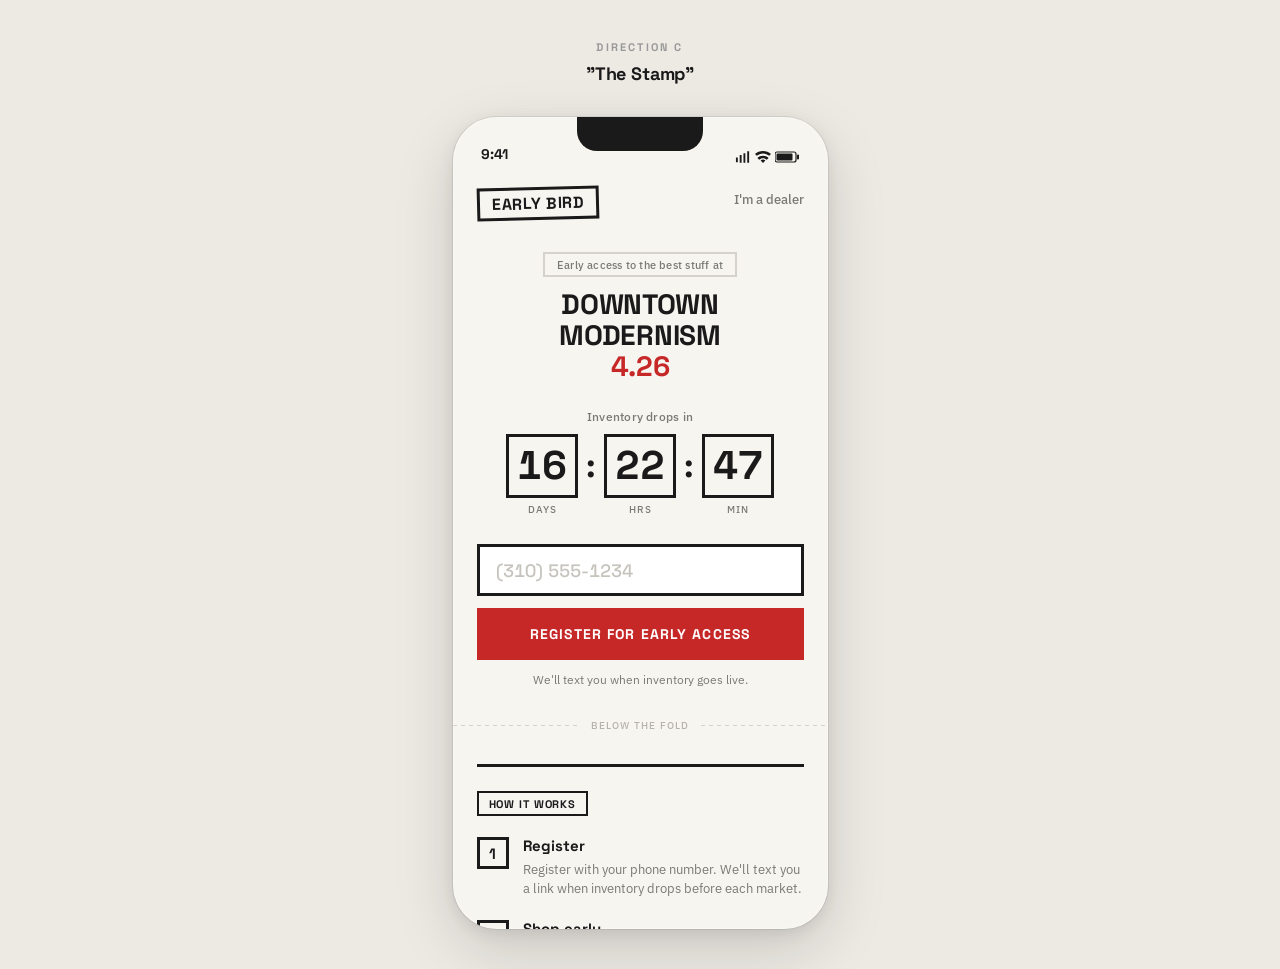
<file: designs/direction-c.html>
<!DOCTYPE html>
<html lang="en">
<head>
<meta charset="UTF-8">
<meta name="viewport" content="width=device-width, initial-scale=1.0">
<title>Early Bird - Direction C: "The Stamp"</title>
<link href="https://fonts.googleapis.com/css2?family=Space+Grotesk:wght@400;500;600;700&family=IBM+Plex+Sans:wght@400;500;600&display=swap" rel="stylesheet">
<style>
  * { margin: 0; padding: 0; box-sizing: border-box; }

  body {
    background: #EDEAE4;
    font-family: 'IBM Plex Sans', sans-serif;
    display: flex;
    flex-direction: column;
    align-items: center;
    justify-content: center;
    min-height: 100vh;
    padding: 40px 20px;
  }

  /* Direction label */
  .direction-label {
    font-family: 'Space Grotesk', sans-serif;
    font-size: 11px;
    font-weight: 700;
    letter-spacing: 0.2em;
    text-transform: uppercase;
    color: #999;
    margin-bottom: 8px;
  }
  .direction-title {
    font-family: 'Space Grotesk', sans-serif;
    font-size: 18px;
    font-weight: 700;
    color: #1A1A1A;
    margin-bottom: 32px;
    letter-spacing: -0.01em;
  }

  /* Phone frame */
  .phone-frame {
    width: 375px;
    height: 812px;
    background: #F7F5F0;
    border-radius: 44px;
    position: relative;
    overflow: hidden;
    box-shadow:
      0 0 0 1px rgba(0,0,0,0.08),
      0 20px 60px rgba(0,0,0,0.15),
      0 4px 16px rgba(0,0,0,0.08),
      inset 0 0 0 1px rgba(255,255,255,0.3);
  }

  /* Notch */
  .notch {
    position: absolute;
    top: 0;
    left: 50%;
    transform: translateX(-50%);
    width: 126px;
    height: 34px;
    background: #1A1A1A;
    border-radius: 0 0 20px 20px;
    z-index: 100;
  }

  /* Status bar */
  .status-bar {
    position: absolute;
    top: 0;
    left: 0;
    right: 0;
    height: 54px;
    display: flex;
    align-items: flex-end;
    justify-content: space-between;
    padding: 0 28px 8px;
    z-index: 99;
    font-family: 'Space Grotesk', sans-serif;
    font-size: 12px;
    font-weight: 600;
    color: #1A1A1A;
  }
  .status-bar .time { font-size: 14px; font-weight: 700; }
  .status-icons { display: flex; gap: 4px; align-items: center; }
  .status-icons svg { width: 16px; height: 12px; fill: #1A1A1A; }

  /* Scrollable content */
  .screen-content {
    position: absolute;
    top: 54px;
    left: 0;
    right: 0;
    bottom: 0;
    overflow-y: auto;
    -webkit-overflow-scrolling: touch;
  }
  .screen-content::-webkit-scrollbar { display: none; }

  .content-inner {
    padding: 16px 24px 40px;
  }

  /* --- HEADER --- */
  .header {
    display: flex;
    justify-content: space-between;
    align-items: flex-start;
    margin-bottom: 32px;
  }

  .logo-stamp {
    display: inline-block;
    border: 3px solid #1A1A1A;
    padding: 6px 12px 5px;
    font-family: 'Space Grotesk', sans-serif;
    font-weight: 700;
    font-size: 16px;
    letter-spacing: 0.04em;
    color: #1A1A1A;
    line-height: 1;
    /* Slight rotation for stamp feel */
    transform: rotate(-1.5deg);
  }

  .dealer-link {
    font-family: 'IBM Plex Sans', sans-serif;
    font-size: 13px;
    font-weight: 500;
    color: #7A7A72;
    text-decoration: none;
    padding-top: 4px;
  }

  /* --- EVENT CONTEXT --- */
  .event-section {
    text-align: center;
    margin-bottom: 28px;
  }

  .event-context-tag {
    display: inline-block;
    border: 2px solid #D5D2CB;
    padding: 4px 12px 3px;
    font-family: 'IBM Plex Sans', sans-serif;
    font-size: 11px;
    font-weight: 500;
    color: #7A7A72;
    letter-spacing: 0.02em;
    margin-bottom: 12px;
  }

  .event-name {
    font-family: 'Space Grotesk', sans-serif;
    font-weight: 700;
    font-size: 28px;
    color: #1A1A1A;
    line-height: 1.1;
    letter-spacing: -0.01em;
  }

  .event-date {
    font-family: 'Space Grotesk', sans-serif;
    font-weight: 700;
    font-size: 28px;
    color: #C62828;
    line-height: 1.1;
    letter-spacing: -0.01em;
  }

  /* --- COUNTDOWN --- */
  .countdown-section {
    margin-bottom: 28px;
    text-align: center;
  }

  .countdown-label {
    font-family: 'IBM Plex Sans', sans-serif;
    font-size: 12px;
    font-weight: 500;
    color: #7A7A72;
    margin-bottom: 10px;
    letter-spacing: 0.02em;
  }

  .countdown-boxes {
    display: flex;
    justify-content: center;
    gap: 8px;
  }

  .countdown-unit {
    display: flex;
    flex-direction: column;
    align-items: center;
  }

  .countdown-num {
    width: 72px;
    height: 64px;
    border: 3px solid #1A1A1A;
    display: flex;
    align-items: center;
    justify-content: center;
    font-family: 'Space Grotesk', sans-serif;
    font-weight: 700;
    font-size: 40px;
    color: #1A1A1A;
    line-height: 1;
    font-variant-numeric: tabular-nums;
  }

  .countdown-sub {
    font-family: 'IBM Plex Sans', sans-serif;
    font-size: 10px;
    font-weight: 500;
    color: #7A7A72;
    text-transform: uppercase;
    letter-spacing: 0.1em;
    margin-top: 5px;
  }

  .countdown-colon {
    font-family: 'Space Grotesk', sans-serif;
    font-weight: 700;
    font-size: 32px;
    color: #1A1A1A;
    align-self: flex-start;
    padding-top: 12px;
  }

  /* --- PHONE INPUT --- */
  .input-section {
    margin-bottom: 12px;
  }

  .phone-input {
    width: 100%;
    height: 52px;
    border: 3px solid #1A1A1A;
    background: #fff;
    font-family: 'Space Grotesk', sans-serif;
    font-weight: 600;
    font-size: 18px;
    color: #1A1A1A;
    padding: 0 16px;
    outline: none;
    font-variant-numeric: tabular-nums;
  }
  .phone-input::placeholder {
    color: #C5C3BC;
    font-weight: 500;
  }

  /* --- CTA --- */
  .cta-button {
    width: 100%;
    height: 52px;
    background: #C62828;
    color: #fff;
    border: none;
    font-family: 'Space Grotesk', sans-serif;
    font-weight: 700;
    font-size: 14px;
    letter-spacing: 0.08em;
    text-transform: uppercase;
    cursor: pointer;
    border-radius: 0;
    margin-bottom: 12px;
  }

  .fine-print {
    font-family: 'IBM Plex Sans', sans-serif;
    font-size: 12px;
    color: #7A7A72;
    text-align: center;
    margin-bottom: 0;
  }

  /* --- FOLD INDICATOR --- */
  .fold-indicator {
    position: relative;
    margin: 32px -24px 32px;
    display: flex;
    align-items: center;
    gap: 12px;
  }
  .fold-line {
    flex: 1;
    height: 1px;
    background: #D5D2CB;
    background: repeating-linear-gradient(90deg, #D5D2CB 0, #D5D2CB 4px, transparent 4px, transparent 8px);
  }
  .fold-text {
    font-family: 'IBM Plex Sans', sans-serif;
    font-size: 10px;
    font-weight: 500;
    color: #B5B3AC;
    text-transform: uppercase;
    letter-spacing: 0.12em;
    white-space: nowrap;
  }

  /* --- SECTION DIVIDER (thick stamp border) --- */
  .section-divider {
    border: none;
    border-top: 3px solid #1A1A1A;
    margin: 32px 0 24px;
  }

  /* --- SECTION HEADER STAMP --- */
  .section-stamp {
    display: inline-block;
    border: 2px solid #1A1A1A;
    padding: 4px 10px 3px;
    font-family: 'Space Grotesk', sans-serif;
    font-weight: 700;
    font-size: 11px;
    text-transform: uppercase;
    letter-spacing: 0.08em;
    color: #1A1A1A;
    margin-bottom: 20px;
  }

  /* --- HOW IT WORKS --- */
  .step {
    display: flex;
    gap: 14px;
    margin-bottom: 20px;
  }

  .step-num {
    flex-shrink: 0;
    width: 32px;
    height: 32px;
    border: 3px solid #1A1A1A;
    display: flex;
    align-items: center;
    justify-content: center;
    font-family: 'Space Grotesk', sans-serif;
    font-weight: 700;
    font-size: 15px;
    color: #1A1A1A;
    margin-top: 1px;
  }

  .step-content {}

  .step-title {
    font-family: 'Space Grotesk', sans-serif;
    font-weight: 700;
    font-size: 15px;
    color: #1A1A1A;
    margin-bottom: 4px;
    line-height: 1.3;
  }

  .step-desc {
    font-family: 'IBM Plex Sans', sans-serif;
    font-size: 13px;
    color: #7A7A72;
    line-height: 1.5;
  }

  /* --- FAQ --- */
  .faq-item {
    border-bottom: 2px solid #D5D2CB;
    padding: 16px 0;
  }
  .faq-item:first-of-type {
    border-top: 2px solid #D5D2CB;
  }

  .faq-q {
    font-family: 'Space Grotesk', sans-serif;
    font-weight: 700;
    font-size: 14px;
    color: #1A1A1A;
    margin-bottom: 6px;
    line-height: 1.4;
  }

  .faq-a {
    font-family: 'IBM Plex Sans', sans-serif;
    font-size: 13px;
    color: #7A7A72;
    line-height: 1.55;
  }

  /* --- DISCLAIMER --- */
  .disclaimer {
    margin-top: 32px;
    padding: 16px;
    border: 2px dashed #D5D2CB;
    font-family: 'IBM Plex Sans', sans-serif;
    font-size: 11px;
    color: #AAA89F;
    line-height: 1.5;
    text-align: center;
  }

  /* Bottom padding for safe area */
  .safe-area {
    height: 34px;
  }
</style>
</head>
<body>

<div class="direction-label">Direction C</div>
<div class="direction-title">"The Stamp"</div>

<div class="phone-frame">
  <div class="notch"></div>
  <div class="status-bar">
    <span class="time">9:41</span>
    <div class="status-icons">
      <svg viewBox="0 0 17 12"><path d="M1 6.5h2v5H1zM5 4h2v8H5zM9 2h2v10H9zM13 0h2v12h-2z"/></svg>
      <svg viewBox="0 0 16 12" style="width:16px"><path d="M8 2.4C5.6 2.4 3.4 3.3 1.8 4.8L0 3C2 1.1 4.9 0 8 0s6 1.1 8 3l-1.8 1.8C12.6 3.3 10.4 2.4 8 2.4zM8 7.2c-1.5 0-2.8.6-3.8 1.5L2.4 6.9c1.4-1.3 3.4-2.1 5.6-2.1s4.2.8 5.6 2.1l-1.8 1.8C10.8 7.8 9.5 7.2 8 7.2zM8 12l-2.4-2.4C6.4 8.8 7.1 8.4 8 8.4s1.6.4 2.4 1.2L8 12z"/></svg>
      <svg viewBox="0 0 25 12" style="width:25px"><rect x="0" y="1" width="21" height="10" rx="2" ry="2" fill="none" stroke="#1A1A1A" stroke-width="1.2"/><rect x="22" y="3.5" width="2" height="5" rx="1" fill="#1A1A1A"/><rect x="1.5" y="2.5" width="16" height="7" rx="1" fill="#1A1A1A"/></svg>
    </div>
  </div>

  <div class="screen-content">
    <div class="content-inner">

      <!-- Header -->
      <div class="header">
        <div class="logo-stamp">EARLY BIRD</div>
        <a href="#" class="dealer-link">I'm a dealer</a>
      </div>

      <!-- Event context -->
      <div class="event-section">
        <div class="event-context-tag">Early access to the best stuff at</div>
        <div class="event-name">DOWNTOWN</div>
        <div class="event-name">MODERNISM</div>
        <div class="event-date">4.26</div>
      </div>

      <!-- Countdown -->
      <div class="countdown-section">
        <div class="countdown-label">Inventory drops in</div>
        <div class="countdown-boxes">
          <div class="countdown-unit">
            <div class="countdown-num">16</div>
            <div class="countdown-sub">Days</div>
          </div>
          <div class="countdown-colon">:</div>
          <div class="countdown-unit">
            <div class="countdown-num">22</div>
            <div class="countdown-sub">Hrs</div>
          </div>
          <div class="countdown-colon">:</div>
          <div class="countdown-unit">
            <div class="countdown-num">47</div>
            <div class="countdown-sub">Min</div>
          </div>
        </div>
      </div>

      <!-- Phone input -->
      <div class="input-section">
        <input type="tel" class="phone-input" placeholder="(310) 555-1234" readonly>
      </div>

      <!-- CTA -->
      <button class="cta-button">REGISTER FOR EARLY ACCESS</button>

      <!-- Fine print -->
      <p class="fine-print">We'll text you when inventory goes live.</p>

      <!-- Fold indicator -->
      <div class="fold-indicator">
        <div class="fold-line"></div>
        <span class="fold-text">Below the fold</span>
        <div class="fold-line"></div>
      </div>

      <!-- How It Works -->
      <hr class="section-divider">
      <div class="section-stamp">How It Works</div>

      <div class="step">
        <div class="step-num">1</div>
        <div class="step-content">
          <div class="step-title">Register</div>
          <div class="step-desc">Register with your phone number. We'll text you a link when inventory drops before each market.</div>
        </div>
      </div>

      <div class="step">
        <div class="step-num">2</div>
        <div class="step-content">
          <div class="step-title">Shop early</div>
          <div class="step-desc">See what dealers are bringing — photos, prices, details — and buy the pieces you want before anyone else can.</div>
        </div>
      </div>

      <div class="step">
        <div class="step-num">3</div>
        <div class="step-content">
          <div class="step-title">Pick up at the market</div>
          <div class="step-desc">Pay the dealer directly and grab your item at their booth. It's already yours.</div>
        </div>
      </div>

      <!-- FAQ -->
      <hr class="section-divider">
      <div class="section-stamp">FAQ</div>

      <div class="faq-item">
        <div class="faq-q">What is Early Bird?</div>
        <div class="faq-a">Early Bird lets you see what dealers are bringing to flea markets and buy items before the general public gets access. Think of it as a preview sale — you shop early, then pick up at the market.</div>
      </div>

      <div class="faq-item">
        <div class="faq-q">Is this free?</div>
        <div class="faq-a">Yes. Early Bird is free for buyers. You just pay the dealer directly for any items you purchase.</div>
      </div>

      <div class="faq-item">
        <div class="faq-q">How do I pay?</div>
        <div class="faq-a">You pay the dealer directly at the market when you pick up your item. Early Bird doesn't process payments — we just connect you with the seller.</div>
      </div>

      <div class="faq-item">
        <div class="faq-q">Is this affiliated with the markets?</div>
        <div class="faq-a">No. Early Bird is an independent platform. We are not affiliated with or endorsed by any market listed here.</div>
      </div>

      <div class="faq-item">
        <div class="faq-q">What markets are listed?</div>
        <div class="faq-a">We're starting with LA-area markets — Downtown Modernism, Rose Bowl, Long Beach, and more. New markets are added regularly.</div>
      </div>

      <!-- Disclaimer -->
      <div class="disclaimer">
        Early Bird is not affiliated with or endorsed by any market listed here. All listings are posted by independent dealers.
      </div>

      <div class="safe-area"></div>
    </div>
  </div>
</div>

</body>
</html>
</file>
<file: design-system.css>
/* ═══════════════════════════════════════════════════════════════
   EARLY BIRD — Design System
   Material Design 3 structure, customized with Early Bird brand.
   JetBrains Mono everywhere. Warm muted palette. 8dp grid.

   This file is the single source of truth for all styling.
   Every component class has @eds- metadata for the EDS panel.
   Do NOT add styles to <style> blocks in index.html.
   ═══════════════════════════════════════════════════════════════ */


/* @eds-foundation: Colors */
:root {
  /* @eds-token: primary | Primary brand color | Buttons, links, active states */
  --md-sys-color-primary: #0066FF;
  /* @eds-token: on-primary | Text on primary | Button labels, icon on primary bg */
  --md-sys-color-on-primary: #FFFFFF;
  /* @eds-token: primary-hover | Primary hover state | Button hover, link hover */
  --md-sys-color-primary-hover: #0052CC;

  /* @eds-token: surface | Page background | Main app background */
  --md-sys-color-surface: #FAFAF8;
  /* @eds-token: on-surface | Primary text | Headlines, body text, labels */
  --md-sys-color-on-surface: #1A1A1A;
  /* @eds-token: on-surface-variant | Secondary text | Descriptions, metadata, muted labels */
  --md-sys-color-on-surface-variant: #555555;
  /* @eds-token: surface-container | Input backgrounds | Form fields, cards, containers */
  --md-sys-color-surface-container: #F0EFEC;
  /* @eds-token: surface-container-high | Elevated surfaces | Headers, nav bars */
  --md-sys-color-surface-container-high: #E8E7E4;

  /* @eds-token: outline | Borders, dividers | Input borders, card outlines */
  --md-sys-color-outline: #555555;
  /* @eds-token: outline-variant | Subtle borders | Lighter dividers, inactive borders */
  --md-sys-color-outline-variant: #888888;

  /* @eds-token: error | Error states | Validation, destructive actions */
  --md-sys-color-error: #D32F2F;
  /* @eds-token: on-error | Text on error | Error button labels */
  --md-sys-color-on-error: #FFFFFF;
  /* @eds-token: error-container | Error background | Error message bg, alert bg */
  --md-sys-color-error-container: #FDECEA;

  /* @eds-token: success | Success states | Confirmations, live status */
  --md-sys-color-success: #2E7D32;
  /* @eds-token: success-container | Success background | Success message bg */
  --md-sys-color-success-container: #E8F5E9;

  /* @eds-token: warning | Warning/hold states | Hold status, caution */
  --md-sys-color-warning: #B8960C;
  /* @eds-token: warning-container | Warning background | Hold status bg */
  --md-sys-color-warning-container: #FFF8E1;

  /* @eds-token: favorite | Like/favorite color | Heart icon active state */
  --md-sys-color-favorite: #FF3B5C;

  /* ── Legacy aliases (map old variables to new tokens) ── */
  --bg: var(--md-sys-color-surface);
  --text: var(--md-sys-color-on-surface);
  --muted: var(--md-sys-color-on-surface-variant);
  --dim: var(--md-sys-color-outline-variant);
  --accent: var(--md-sys-color-primary);
  --accent-hover: var(--md-sys-color-primary-hover);
  --error: var(--md-sys-color-error);
  --success: var(--md-sys-color-success);
  --input-bg: var(--md-sys-color-surface-container);
  --side: var(--md-sys-spacing-side);
}


/* @eds-foundation: Typography */
:root {
  --md-sys-typescale-font: 'JetBrains Mono', monospace;

  /* @eds-token: headline-lg | Headline Large | Market names on landing, page titles */
  --md-sys-typescale-headline-lg-size: 24px;
  --md-sys-typescale-headline-lg-weight: 700;
  --md-sys-typescale-headline-lg-lh: 1.2;

  /* @eds-token: headline-md | Headline Medium | Prices, stat values */
  --md-sys-typescale-headline-md-size: 20px;
  --md-sys-typescale-headline-md-weight: 700;
  --md-sys-typescale-headline-md-lh: 1.2;

  /* @eds-token: headline-sm | Headline Small | Section headers, logo */
  --md-sys-typescale-headline-sm-size: 16px;
  --md-sys-typescale-headline-sm-weight: 700;
  --md-sys-typescale-headline-sm-lh: 1.3;

  /* @eds-token: title-lg | Title Large | Item card prices */
  --md-sys-typescale-title-lg-size: 15px;
  --md-sys-typescale-title-lg-weight: 700;
  --md-sys-typescale-title-lg-lh: 1.3;

  /* @eds-token: title-md | Title Medium | Names, emphasis */
  --md-sys-typescale-title-md-size: 14px;
  --md-sys-typescale-title-md-weight: 600;
  --md-sys-typescale-title-md-lh: 1.3;

  /* @eds-token: title-sm | Title Small | Secondary titles */
  --md-sys-typescale-title-sm-size: 13px;
  --md-sys-typescale-title-sm-weight: 600;
  --md-sys-typescale-title-sm-lh: 1.3;

  /* @eds-token: body-lg | Body Large | Primary body text */
  --md-sys-typescale-body-lg-size: 14px;
  --md-sys-typescale-body-lg-weight: 400;
  --md-sys-typescale-body-lg-lh: 1.5;

  /* @eds-token: body-md | Body Medium | Secondary body text */
  --md-sys-typescale-body-md-size: 13px;
  --md-sys-typescale-body-md-weight: 400;
  --md-sys-typescale-body-md-lh: 1.5;

  /* @eds-token: body-sm | Body Small | Metadata, descriptions */
  --md-sys-typescale-body-sm-size: 12px;
  --md-sys-typescale-body-sm-weight: 400;
  --md-sys-typescale-body-sm-lh: 1.5;

  /* @eds-token: label-lg | Label Large | Button text, nav labels */
  --md-sys-typescale-label-lg-size: 12px;
  --md-sys-typescale-label-lg-weight: 600;
  --md-sys-typescale-label-lg-lh: 1.3;

  /* @eds-token: label-md | Label Medium | Form labels (uppercase, tracked) */
  --md-sys-typescale-label-md-size: 11px;
  --md-sys-typescale-label-md-weight: 600;
  --md-sys-typescale-label-md-lh: 1.3;
  --md-sys-typescale-label-md-tracking: 0.15em;
  --md-sys-typescale-label-md-transform: uppercase;

  /* @eds-token: label-sm | Label Small | Status pills, tiny labels */
  --md-sys-typescale-label-sm-size: 10px;
  --md-sys-typescale-label-sm-weight: 600;
  --md-sys-typescale-label-sm-lh: 1.3;
}


/* @eds-foundation: Spacing */
:root {
  /* @eds-token: spacing-side | Page side margins | Consistent horizontal padding */
  --md-sys-spacing-side: 24px;
  /* @eds-token: spacing-xs | Extra small | 4dp fine adjustment */
  --md-sys-spacing-xs: 4px;
  /* @eds-token: spacing-sm | Small | 8dp baseline unit */
  --md-sys-spacing-sm: 8px;
  /* @eds-token: spacing-md | Medium | 12dp */
  --md-sys-spacing-md: 12px;
  /* @eds-token: spacing-lg | Large | 16dp (gutter) */
  --md-sys-spacing-lg: 16px;
  /* @eds-token: spacing-xl | Extra large | 24dp (section gap) */
  --md-sys-spacing-xl: 24px;
  /* @eds-token: spacing-2xl | Double extra large | 32dp */
  --md-sys-spacing-2xl: 32px;
  /* @eds-token: spacing-3xl | Triple extra large | 48dp */
  --md-sys-spacing-3xl: 48px;
}


/* @eds-foundation: Shape */
:root {
  /* @eds-token: shape-none | No rounding | Square elements */
  --md-sys-shape-none: 0px;
  /* @eds-token: shape-xs | Extra small radius | Subtle rounding */
  --md-sys-shape-xs: 4px;
  /* @eds-token: shape-sm | Small radius | Buttons, inputs, chips */
  --md-sys-shape-sm: 8px;
  /* @eds-token: shape-md | Medium radius | Cards, sheets */
  --md-sys-shape-md: 12px;
  /* @eds-token: shape-lg | Large radius | Modals, large cards */
  --md-sys-shape-lg: 16px;
  /* @eds-token: shape-xl | Extra large radius | Bottom sheets, drawers */
  --md-sys-shape-xl: 28px;
  /* @eds-token: shape-full | Full rounding | Pills, avatars, FABs */
  --md-sys-shape-full: 9999px;
}


/* @eds-foundation: Elevation */
:root {
  /* @eds-token: elevation-0 | No elevation | Flat surfaces */
  --md-sys-elevation-0: none;
  /* @eds-token: elevation-1 | Low elevation | Subtle lift for cards */
  --md-sys-elevation-1: 0 1px 3px rgba(0,0,0,0.08);
  /* @eds-token: elevation-2 | Medium elevation | Sheets, dropdowns */
  --md-sys-elevation-2: 0 4px 12px rgba(0,0,0,0.12);
}


/* @eds-foundation: Grid */
:root {
  /* @eds-token: grid-columns | Column count | 4 columns on mobile */
  --md-sys-grid-columns: 4;
  /* @eds-token: grid-margin | Side margins | 16dp on each side */
  --md-sys-grid-margin: 16px;
  /* @eds-token: grid-gutter | Column gutter | 16dp between columns */
  --md-sys-grid-gutter: 16px;
  /* @eds-token: grid-baseline | Baseline grid | 8dp vertical rhythm */
  --md-sys-grid-baseline: 8px;
}


/* ═══════════════════════════════════════════════════════════════
   ATOMS — Individual components
   ═══════════════════════════════════════════════════════════════ */


/* @eds-component: Button > Filled (Primary) */
/* @eds-class: btn-primary */
/* @eds-variants: btn-compact, btn-sm, loading */
/* @eds-states: enabled, disabled, hovered, pressed, loading */
.btn-primary {
  display: inline-flex; align-items: center; justify-content: center; gap: 8px;
  background: var(--md-sys-color-primary);
  color: var(--md-sys-color-on-primary);
  border: none; border-radius: var(--md-sys-shape-sm);
  padding: 14px 24px;
  font-family: var(--md-sys-typescale-font);
  font-size: var(--md-sys-typescale-label-lg-size);
  font-weight: var(--md-sys-typescale-label-lg-weight);
  letter-spacing: 0.08em; text-transform: uppercase;
  cursor: pointer; transition: background 0.15s;
  -webkit-tap-highlight-color: transparent;
  min-height: 48px; width: 100%;
}
.btn-primary:hover { background: var(--md-sys-color-primary-hover); }
.btn-primary:disabled, .btn-primary.disabled {
  opacity: 0.5; cursor: default; pointer-events: none;
}


/* @eds-component: Button > Outlined (Secondary) */
/* @eds-class: btn-secondary */
/* @eds-variants: btn-filled, btn-sm, btn-compact, btn-muted, btn-dark */
/* @eds-states: enabled, disabled, hovered */
.btn-secondary {
  display: inline-flex; align-items: center; justify-content: center; gap: 8px;
  background: transparent;
  color: var(--md-sys-color-on-surface);
  border: 1.5px solid var(--md-sys-color-outline-variant);
  border-radius: var(--md-sys-shape-sm);
  padding: 10px 20px;
  font-family: var(--md-sys-typescale-font);
  font-size: var(--md-sys-typescale-label-lg-size);
  font-weight: var(--md-sys-typescale-label-lg-weight);
  letter-spacing: 0.05em; text-transform: uppercase;
  cursor: pointer; transition: all 0.15s;
  -webkit-tap-highlight-color: transparent;
}
.btn-secondary:hover { border-color: var(--md-sys-color-on-surface); }
.btn-secondary.btn-filled {
  background: var(--md-sys-color-on-surface);
  color: var(--md-sys-color-surface);
  border-color: var(--md-sys-color-on-surface);
}


/* @eds-component: Button > Chip */
/* @eds-class: btn-chip */
/* @eds-states: enabled, hovered */
.btn-chip {
  display: inline-flex; align-items: center; gap: 6px;
  background: transparent;
  color: var(--md-sys-color-on-surface);
  border: 1.5px solid var(--md-sys-color-outline-variant);
  border-radius: var(--md-sys-shape-full);
  padding: 8px 16px;
  font-family: var(--md-sys-typescale-font);
  font-size: var(--md-sys-typescale-body-sm-size);
  font-weight: 500;
  cursor: pointer; transition: all 0.15s;
  -webkit-tap-highlight-color: transparent;
}
.btn-chip:hover { border-color: var(--md-sys-color-on-surface); }


/* @eds-component: Button > Danger */
/* @eds-class: btn-danger */
/* @eds-states: enabled, hovered */
.btn-danger {
  display: inline-flex; align-items: center; justify-content: center;
  background: transparent;
  color: var(--md-sys-color-error);
  border: 1.5px solid var(--md-sys-color-error);
  border-radius: var(--md-sys-shape-sm);
  padding: 10px 20px;
  font-family: var(--md-sys-typescale-font);
  font-size: var(--md-sys-typescale-label-lg-size);
  font-weight: var(--md-sys-typescale-label-lg-weight);
  letter-spacing: 0.05em; text-transform: uppercase;
  cursor: pointer; transition: all 0.15s;
}
.btn-danger:hover { background: var(--md-sys-color-error); color: var(--md-sys-color-on-error); }


/* @eds-component: Input > Text */
/* @eds-class: fi */
/* @eds-states: enabled, focused, disabled */
.fi {
  width: 100%;
  background: var(--md-sys-color-surface-container);
  border: 1.5px solid transparent;
  border-radius: var(--md-sys-shape-sm);
  padding: 14px 16px;
  font-family: var(--md-sys-typescale-font);
  font-size: var(--md-sys-typescale-body-lg-size);
  color: var(--md-sys-color-on-surface);
  outline: none; transition: border-color 0.15s;
}
.fi::placeholder { color: var(--md-sys-color-outline-variant); }
.fi:focus { border-color: var(--md-sys-color-primary); }


/* @eds-component: Input > Select */
/* @eds-class: fs */
/* @eds-states: enabled, focused */
.fs {
  width: 100%;
  background: var(--md-sys-color-surface-container);
  border: 1.5px solid transparent;
  border-radius: var(--md-sys-shape-sm);
  padding: 14px 16px;
  font-family: var(--md-sys-typescale-font);
  font-size: var(--md-sys-typescale-body-lg-size);
  color: var(--md-sys-color-on-surface);
  outline: none; appearance: none;
  background-image: url("data:image/svg+xml,%3Csvg xmlns='http://www.w3.org/2000/svg' width='12' height='12' viewBox='0 0 24 24'%3E%3Cpath fill='%23888' d='M7 10l5 5 5-5z'/%3E%3C/svg%3E");
  background-repeat: no-repeat;
  background-position: right 16px center;
}


/* @eds-component: Input > Label */
/* @eds-class: fl */
/* @eds-states: enabled */
.fl {
  display: block;
  font-family: var(--md-sys-typescale-font);
  font-size: var(--md-sys-typescale-label-md-size);
  font-weight: var(--md-sys-typescale-label-md-weight);
  letter-spacing: var(--md-sys-typescale-label-md-tracking);
  text-transform: var(--md-sys-typescale-label-md-transform);
  color: var(--md-sys-color-on-surface-variant);
  margin-bottom: 6px;
}


/* @eds-component: Status Pill */
/* @eds-class: status-pill */
/* @eds-variants: live, hold, sold, upcoming, past, deleted, inactive, today, test */
.status-pill {
  display: inline-flex; align-items: center;
  font-family: var(--md-sys-typescale-font);
  font-size: var(--md-sys-typescale-label-sm-size);
  font-weight: var(--md-sys-typescale-label-sm-weight);
  letter-spacing: 0.08em; text-transform: uppercase;
  padding: 3px 8px;
  border-radius: var(--md-sys-shape-full);
  line-height: 1;
}
.status-pill.live { background: var(--md-sys-color-success-container); color: var(--md-sys-color-success); }
.status-pill.hold { background: var(--md-sys-color-warning-container); color: var(--md-sys-color-warning); }
.status-pill.sold { background: var(--md-sys-color-surface-container); color: var(--md-sys-color-outline-variant); }
.status-pill.upcoming { background: #E8F0FE; color: var(--md-sys-color-primary); }
.status-pill.past { background: var(--md-sys-color-surface-container); color: var(--md-sys-color-outline-variant); }
.status-pill.deleted { background: var(--md-sys-color-error-container); color: var(--md-sys-color-error); }
.status-pill.today { background: var(--md-sys-color-success-container); color: var(--md-sys-color-success); }


/* @eds-component: Favorite Button */
/* @eds-class: fav-btn */
/* @eds-variants: fav-active */
/* @eds-states: enabled, active */
.fav-btn {
  width: 36px; height: 36px;
  display: flex; align-items: center; justify-content: center;
  background: rgba(0,0,0,0.3);
  border: none; border-radius: 50%;
  color: #fff; font-size: 18px;
  cursor: pointer; transition: all 0.2s;
  -webkit-tap-highlight-color: transparent;
}
.fav-btn.fav-active {
  color: var(--md-sys-color-favorite);
  background: rgba(255,255,255,0.9);
}


/* @eds-component: Spinner */
/* @eds-class: spinner */
.spinner {
  width: 28px; height: 28px;
  border: 3px solid var(--md-sys-color-surface-container);
  border-top-color: var(--md-sys-color-primary);
  border-radius: 50%;
  animation: spin 0.8s linear infinite;
}
@keyframes spin { to { transform: rotate(360deg); } }


/* @eds-component: Back Link */
/* @eds-class: back-link */
/* @eds-states: enabled, hovered */
.back-link {
  display: inline-flex; align-items: center; gap: 4px;
  color: var(--md-sys-color-primary);
  font-family: var(--md-sys-typescale-font);
  font-size: var(--md-sys-typescale-body-md-size);
  text-decoration: none; cursor: pointer;
  -webkit-tap-highlight-color: transparent;
}


/* @eds-component: Segmented Control */
/* @eds-class: seg-ctrl */
.seg-ctrl {
  display: inline-flex;
  background: var(--md-sys-color-surface-container);
  border-radius: var(--md-sys-shape-sm);
  padding: 3px;
}

/* @eds-component: Segmented Control > Button */
/* @eds-class: seg-btn */
/* @eds-variants: active */
/* @eds-states: enabled, active */
.seg-btn {
  padding: 6px 16px;
  border: none; background: transparent;
  border-radius: 6px;
  font-family: var(--md-sys-typescale-font);
  font-size: var(--md-sys-typescale-label-lg-size);
  font-weight: var(--md-sys-typescale-label-lg-weight);
  color: var(--md-sys-color-on-surface-variant);
  cursor: pointer; transition: all 0.15s;
}
.seg-btn.active {
  background: var(--md-sys-color-surface);
  color: var(--md-sys-color-on-surface);
  box-shadow: var(--md-sys-elevation-1);
}


/* ═══════════════════════════════════════════════════════════════
   UTILITIES — Spacing, text, layout helpers
   ═══════════════════════════════════════════════════════════════ */

/* @eds-component: Utility > Text Colors */
/* @eds-class: text-muted */
.text-muted { color: var(--md-sys-color-on-surface-variant); }
/* @eds-class: text-dim */
.text-dim { color: var(--md-sys-color-outline-variant); }
/* @eds-class: text-error */
.text-error { color: var(--md-sys-color-error); }
/* @eds-class: text-success */
.text-success { color: var(--md-sys-color-success); }

/* @eds-component: Utility > Margin Bottom */
/* @eds-class: mb-4 */
.mb-4 { margin-bottom: 4px; }
/* @eds-class: mb-8 */
.mb-8 { margin-bottom: 8px; }
/* @eds-class: mb-12 */
.mb-12 { margin-bottom: 12px; }
/* @eds-class: mb-16 */
.mb-16 { margin-bottom: 16px; }

/* @eds-component: Utility > Margin Top */
/* @eds-class: mt-8 */
.mt-8 { margin-top: 8px; }
/* @eds-class: mt-16 */
.mt-16 { margin-top: 16px; }
/* @eds-class: mt-24 */
.mt-24 { margin-top: 24px; }

/* @eds-component: Utility > Layout */
/* @eds-class: pad-side */
.pad-side { padding-left: var(--md-sys-spacing-side); padding-right: var(--md-sys-spacing-side); }
/* @eds-class: hidden */
.hidden { display: none !important; }
/* @eds-class: w-full */
.w-full { width: 100%; }
/* @eds-class: flex-1 */
.flex-1 { flex: 1; }


/* ═══════════════════════════════════════════════════════════════
   MOLECULES — Composed components
   These will be migrated from inline CSS via EDS tickets.
   Each ticket moves one molecule from <style> to here.
   ═══════════════════════════════════════════════════════════════ */

/* @eds-component: Compact Header */
/* @eds-class: compact-header */
/* @eds-variants: expanded */
/* @eds-states: collapsed, expanded */
.compact-header { background: var(--md-sys-color-surface); }
.compact-header-back {
  display: block; padding: 10px var(--md-sys-spacing-side) 0;
  font-family: var(--md-sys-typescale-font);
  font-size: var(--md-sys-typescale-body-sm-size);
  color: var(--md-sys-color-primary); text-decoration: none; cursor: pointer;
}
.compact-header-row {
  display: flex; gap: 12px; align-items: center;
  padding: 10px var(--md-sys-spacing-side) 12px;
  border-bottom: 1px solid var(--md-sys-color-surface-container);
}
.compact-header-thumb {
  width: 48px; height: 48px; border-radius: var(--md-sys-shape-sm);
  overflow: hidden; flex-shrink: 0; background: var(--md-sys-color-surface-container);
}
.compact-header-thumb img { width: 100%; height: 100%; object-fit: cover; }
.compact-header-meta { flex: 1; min-width: 0; }
.compact-header-price {
  font-family: var(--md-sys-typescale-font);
  font-size: var(--md-sys-typescale-title-lg-size);
  font-weight: var(--md-sys-typescale-title-lg-weight);
  color: var(--md-sys-color-on-surface);
  display: flex; align-items: center; gap: 8px;
}
.compact-header-name {
  font-family: var(--md-sys-typescale-font);
  font-size: var(--md-sys-typescale-body-sm-size);
  color: var(--md-sys-color-on-surface-variant);
  white-space: nowrap; overflow: hidden; text-overflow: ellipsis;
}
.compact-header-chevron {
  width: 32px; height: 32px; display: flex; align-items: center; justify-content: center;
  background: none; border: none; cursor: pointer; flex-shrink: 0;
  color: var(--md-sys-color-outline-variant);
  transition: transform 0.2s ease;
}
.compact-header.expanded .compact-header-chevron { transform: rotate(180deg); }
.compact-header-expand {
  display: none; overflow: hidden;
  border-bottom: 1px solid var(--md-sys-color-surface-container);
}
.compact-header.expanded .compact-header-expand { display: block; }

/* @eds-component: Thread Container */
/* @eds-class: state2-thread */
.state2-thread {
  padding: 12px var(--md-sys-spacing-side);
  padding-bottom: 80px; /* space for fixed reply bar */
  overflow-y: auto;
}

/* @eds-component: Reply Bar */
/* @eds-class: reply-bar */
.reply-bar {
  position: sticky; bottom: 0;
  display: flex; gap: 8px; align-items: flex-end;
  padding: 10px var(--md-sys-spacing-side);
  background: var(--md-sys-color-surface);
  border-top: 1px solid var(--md-sys-color-surface-container);
  z-index: 10;
}
/* @eds-component: Reply Textarea */
/* @eds-class: reply-textarea */
.reply-textarea {
  flex: 1;
  background: var(--md-sys-color-surface-container);
  border: 1.5px solid transparent; border-radius: var(--md-sys-shape-sm);
  padding: 10px 14px;
  font-family: var(--md-sys-typescale-font);
  font-size: var(--md-sys-typescale-body-lg-size);
  color: var(--md-sys-color-on-surface);
  outline: none; resize: none;
  min-height: 40px; max-height: 112px;
  line-height: 1.5;
  transition: border-color 0.15s;
}
.reply-textarea:focus { border-color: var(--md-sys-color-primary); }
.reply-textarea::placeholder { color: var(--md-sys-color-outline-variant); }

/* Molecules to migrate (via tickets):
   - Item Card (.item-card, .item-card-img, .item-card-info, etc.)
   - Conversation Item (.conv-item, .conv-thumb, .conv-info, etc.)
   - Message Bubble (.msg-row, .msg-bubble, .msg-avatar, etc.)
   - Detail Header (.detail-back, .detail-photos, .detail-info, etc.)
   - Booth Card (.my-item-card, etc.)
   - Sheet (.sheet, .sheet-overlay, .sheet-handle)
   - Bottom Nav (.nav-tab, .nav-tab-label)
   - App Header (to be unified — currently 6 different implementations)
   - FAB (.fab)
   - Toast (.toast, .save-toast)
   - Empty State (.empty-state, .empty-state-icon)
*/
</file>
